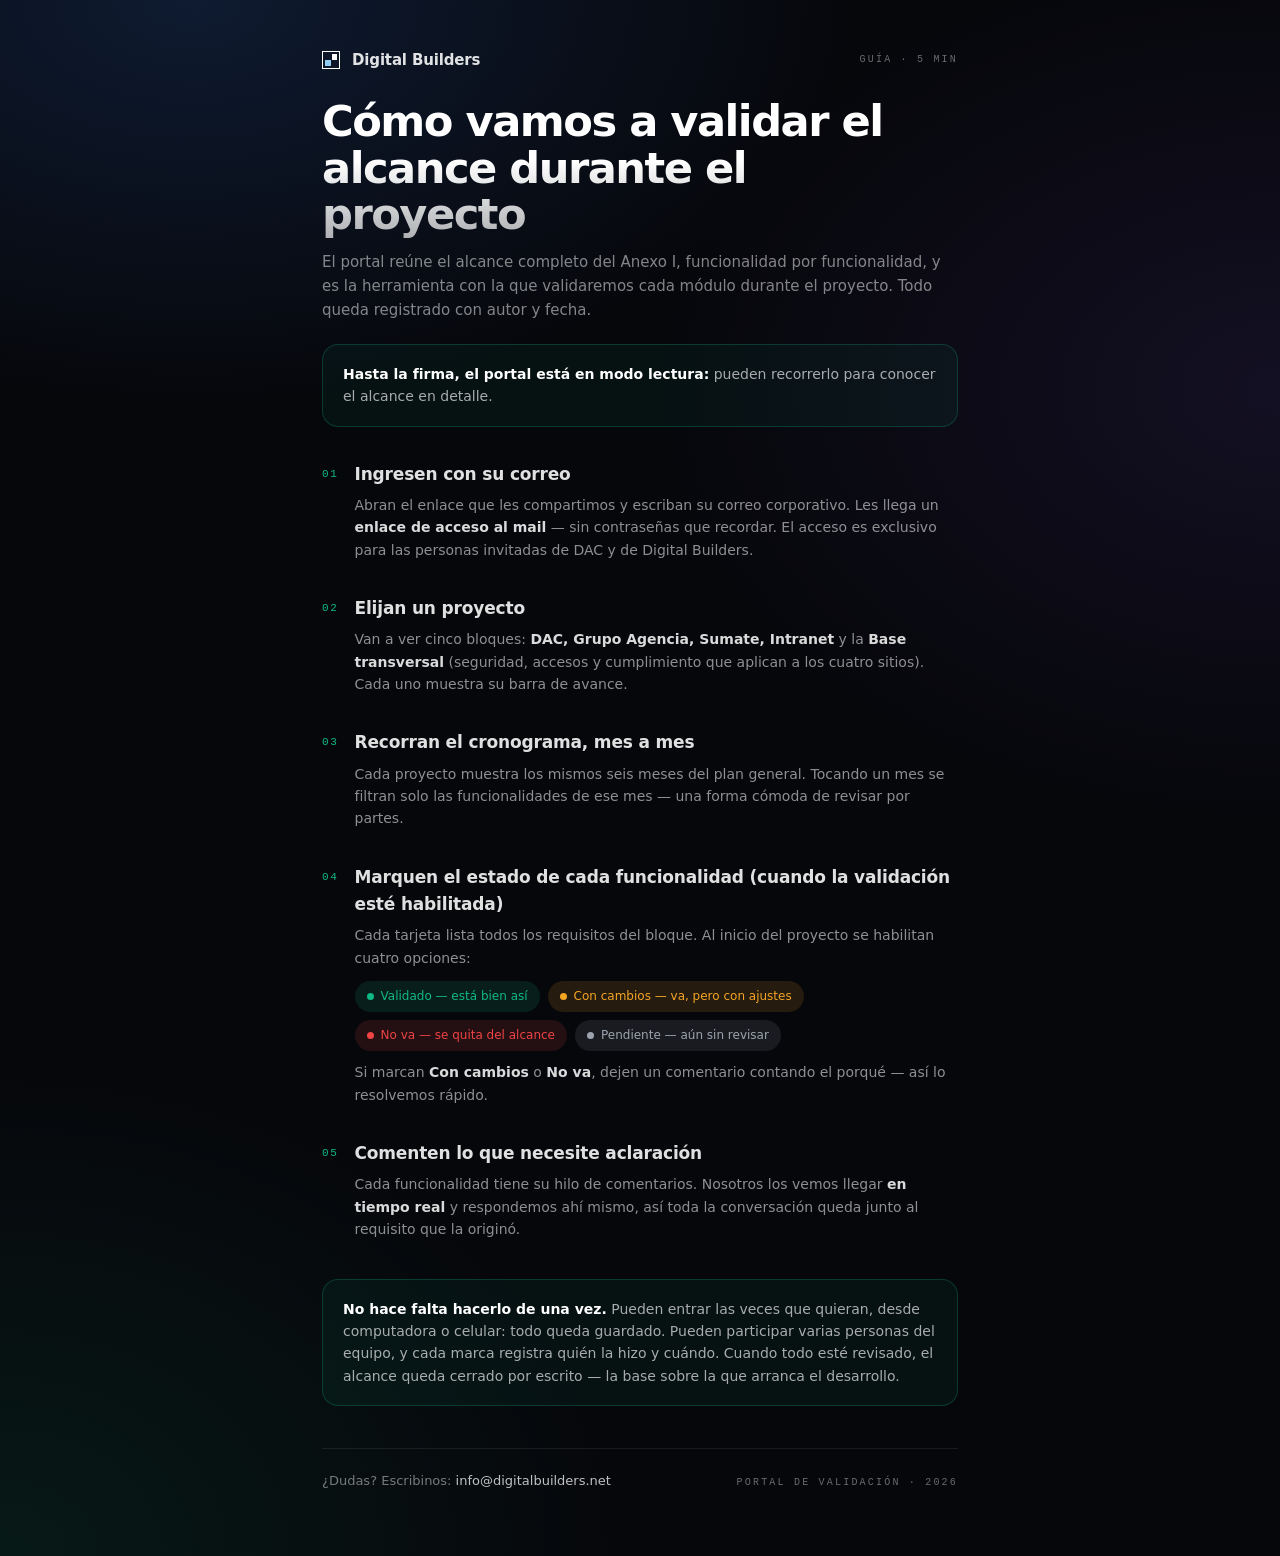
<file: public/guia/index.html>
<!doctype html>
<html lang="es">
<head>
<meta charset="utf-8" />
<meta name="viewport" content="width=device-width, initial-scale=1" />
<meta name="robots" content="noindex,nofollow" />
<title>Cómo vamos a validar el alcance · Portal DAC</title>
<link rel="icon" type="image/svg+xml" href="data:image/svg+xml,%3Csvg xmlns='http://www.w3.org/2000/svg' viewBox='0 0 64 64'%3E%3Crect width='64' height='64' fill='%2306070B'/%3E%3Crect x='10' y='10' width='44' height='44' fill='none' stroke='white' stroke-width='4'/%3E%3Crect x='34' y='16' width='14' height='14' fill='white'/%3E%3Crect x='16' y='33' width='15' height='15' fill='%238FCCF0'/%3E%3C/svg%3E" />
<style>
  :root{color-scheme:dark}
  *{box-sizing:border-box;margin:0}
  body{background:#06070B;color:rgba(255,255,255,.88);
    font-family:Inter,system-ui,-apple-system,"Segoe UI",sans-serif;
    line-height:1.6;-webkit-font-smoothing:antialiased;
    background-image:
      radial-gradient(80% 40% at 15% 0%,rgba(59,130,246,.16),transparent 65%),
      radial-gradient(70% 40% at 100% 25%,rgba(139,92,246,.10),transparent 70%),
      radial-gradient(70% 45% at 0% 100%,rgba(16,185,129,.10),transparent 70%)}
  .wrap{max-width:680px;margin:0 auto;padding:48px 22px 64px}
  .logo-db{position:relative;display:inline-block;width:1em;height:1em;
    border:.085em solid #fff;flex:none}
  .logo-db::before{content:'';position:absolute;top:12%;right:10%;width:36%;height:36%;background:#fff}
  .logo-db::after{content:'';position:absolute;bottom:10%;left:10%;width:40%;height:40%;background:#8FCCF0}
  .marca{display:flex;align-items:center;gap:12px}
  .marca b{font-size:15px;letter-spacing:-.01em}
  .mono{font-family:"JetBrains Mono",ui-monospace,monospace;font-size:10px;
    letter-spacing:.22em;text-transform:uppercase;color:rgba(255,255,255,.4)}
  h1{margin-top:26px;font-size:clamp(1.9rem,7vw,2.7rem);font-weight:800;
    letter-spacing:-.035em;line-height:1.08;
    background:linear-gradient(180deg,#fff 45%,rgba(255,255,255,.68));
    -webkit-background-clip:text;background-clip:text;color:transparent}
  .sub{margin-top:12px;color:rgba(255,255,255,.5);font-size:15px}
  .paso{margin-top:34px;display:flex;gap:16px}
  .paso>i{font-style:normal;font-family:"JetBrains Mono",monospace;font-size:11px;
    color:#10B981;padding-top:5px;letter-spacing:.15em}
  .paso h2{font-size:17px;font-weight:600;letter-spacing:-.01em}
  .paso p{margin-top:6px;font-size:14px;color:rgba(255,255,255,.55)}
  .paso strong{color:rgba(255,255,255,.85);font-weight:600}
  .estados{margin-top:12px;display:flex;flex-wrap:wrap;gap:8px}
  .chip{display:inline-flex;align-items:center;gap:7px;border-radius:9999px;
    padding:6px 12px;font-size:12px;font-weight:500}
  .chip i{width:7px;height:7px;border-radius:9999px;font-style:normal}
  .nota{margin-top:38px;border:1px solid rgba(16,185,129,.25);
    background:rgba(16,185,129,.06);border-radius:16px;padding:18px 20px;font-size:14px;
    color:rgba(255,255,255,.65)}
  .nota b{color:#fff}
  .pie{margin-top:42px;padding-top:22px;border-top:1px solid rgba(255,255,255,.08);
    display:flex;flex-wrap:wrap;justify-content:space-between;gap:10px;align-items:baseline}
  .pie a{color:rgba(255,255,255,.75);text-decoration:none}
  .pie a:hover{color:#10B981}
  ul{padding-left:18px;margin-top:8px}
  li{font-size:14px;color:rgba(255,255,255,.55);margin-top:4px}
</style>
</head>
<body>
<div class="wrap">
  <div class="marca">
    <span class="logo-db" style="font-size:18px" aria-hidden="true"></span>
    <b>Digital Builders</b>
    <span class="mono" style="margin-left:auto">Guía · 5 min</span>
  </div>

  <h1>Cómo vamos a validar el alcance durante el proyecto</h1>
  <p class="sub">
    El portal reúne el alcance completo del Anexo I, funcionalidad por funcionalidad, y es la
    herramienta con la que validaremos cada módulo durante el proyecto. Todo queda registrado
    con autor y fecha.
  </p>

  <div class="nota" style="margin-top:22px">
    <b>Hasta la firma, el portal está en modo lectura:</b> pueden recorrerlo para conocer el
    alcance en detalle.
  </div>

  <div class="paso">
    <i>01</i>
    <div>
      <h2>Ingresen con su correo</h2>
      <p>Abran el enlace que les compartimos y escriban su correo corporativo. Les llega un
      <strong>enlace de acceso al mail</strong> — sin contraseñas que recordar. El acceso es
      exclusivo para las personas invitadas de DAC y de Digital Builders.</p>
    </div>
  </div>

  <div class="paso">
    <i>02</i>
    <div>
      <h2>Elijan un proyecto</h2>
      <p>Van a ver cinco bloques: <strong>DAC, Grupo Agencia, Sumate, Intranet</strong> y la
      <strong>Base transversal</strong> (seguridad, accesos y cumplimiento que aplican a los
      cuatro sitios). Cada uno muestra su barra de avance.</p>
    </div>
  </div>

  <div class="paso">
    <i>03</i>
    <div>
      <h2>Recorran el cronograma, mes a mes</h2>
      <p>Cada proyecto muestra los mismos seis meses del plan general. Tocando un mes se
      filtran solo las funcionalidades de ese mes — una forma cómoda de revisar por partes.</p>
    </div>
  </div>

  <div class="paso">
    <i>04</i>
    <div>
      <h2>Marquen el estado de cada funcionalidad (cuando la validación esté habilitada)</h2>
      <p>Cada tarjeta lista todos los requisitos del bloque. Al inicio del proyecto se habilitan
      cuatro opciones:</p>
      <div class="estados">
        <span class="chip" style="color:#10B981;background:rgba(16,185,129,.13)"><i style="background:#10B981"></i>Validado — está bien así</span>
        <span class="chip" style="color:#F5A524;background:rgba(245,165,36,.13)"><i style="background:#F5A524"></i>Con cambios — va, pero con ajustes</span>
        <span class="chip" style="color:#EF4444;background:rgba(239,68,68,.13)"><i style="background:#EF4444"></i>No va — se quita del alcance</span>
        <span class="chip" style="color:#9CA3AF;background:rgba(156,163,175,.13)"><i style="background:#9CA3AF"></i>Pendiente — aún sin revisar</span>
      </div>
      <p style="margin-top:10px">Si marcan <strong>Con cambios</strong> o <strong>No va</strong>,
      dejen un comentario contando el porqué — así lo resolvemos rápido.</p>
    </div>
  </div>

  <div class="paso">
    <i>05</i>
    <div>
      <h2>Comenten lo que necesite aclaración</h2>
      <p>Cada funcionalidad tiene su hilo de comentarios. Nosotros los vemos llegar
      <strong>en tiempo real</strong> y respondemos ahí mismo, así toda la conversación queda
      junto al requisito que la originó.</p>
    </div>
  </div>

  <div class="nota">
    <b>No hace falta hacerlo de una vez.</b> Pueden entrar las veces que quieran, desde
    computadora o celular: todo queda guardado. Pueden participar varias personas del equipo,
    y cada marca registra quién la hizo y cuándo. Cuando todo esté revisado, el alcance queda
    cerrado por escrito — la base sobre la que arranca el desarrollo.
  </div>

  <div class="pie">
    <span style="font-size:13px;color:rgba(255,255,255,.45)">¿Dudas? Escribinos:
      <a href="mailto:info@digitalbuilders.net">info@digitalbuilders.net</a></span>
    <span class="mono">Portal de validación · 2026</span>
  </div>
</div>
</body>
</html>
</file>
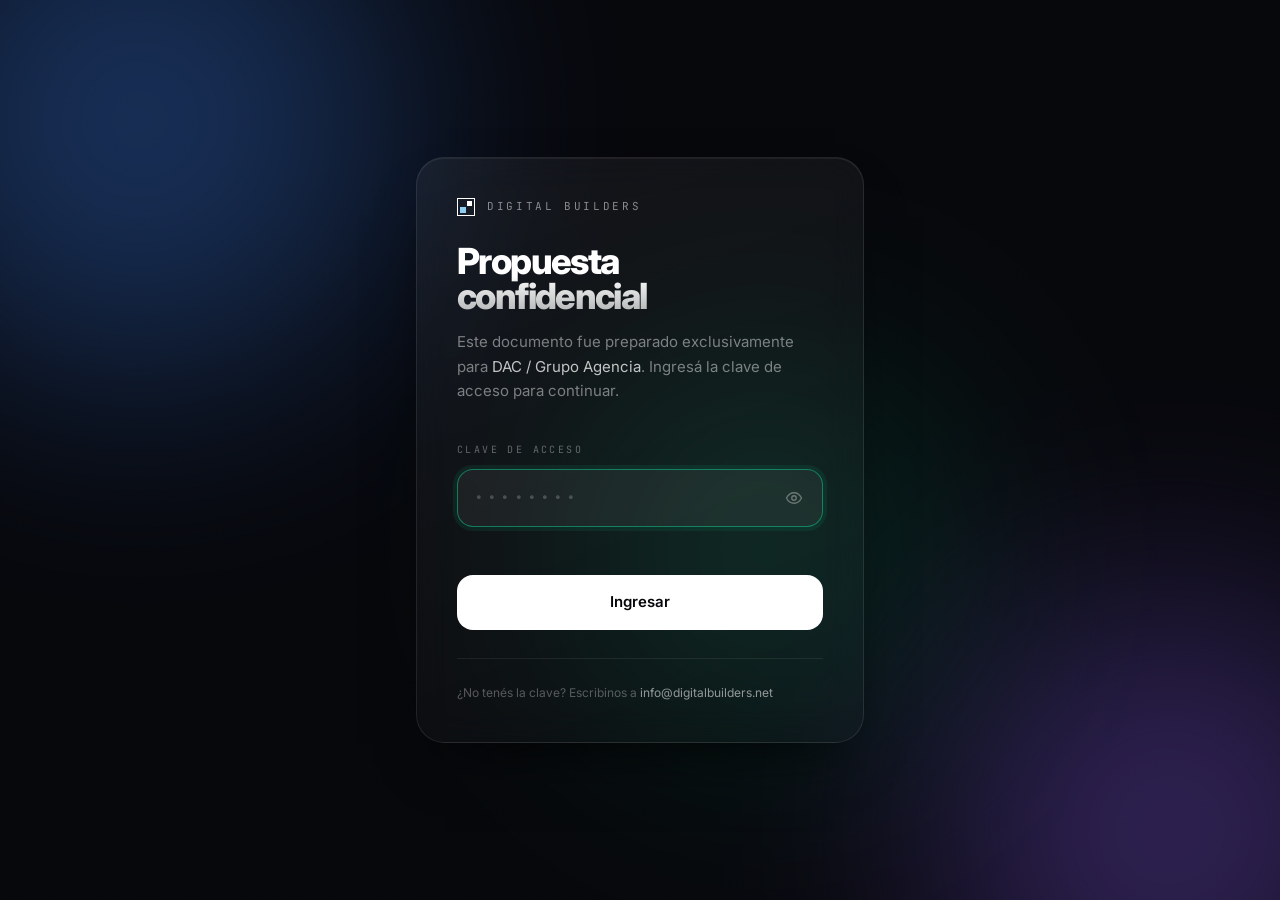
<file: public/propuesta/index.html>
<!doctype html>
<html lang="es">
<head>
<meta charset="utf-8" />
<meta name="viewport" content="width=device-width, initial-scale=1, viewport-fit=cover" />
<meta name="robots" content="noindex,nofollow" />
<meta name="googlebot" content="noindex,nofollow" />
<meta name="referrer" content="no-referrer" />
<meta name="theme-color" content="#06070B" />
<link rel="icon" type="image/svg+xml" href="data:image/svg+xml,%3Csvg xmlns='http://www.w3.org/2000/svg' viewBox='0 0 64 64'%3E%3Crect width='64' height='64' fill='%2306070B'/%3E%3Crect x='10' y='10' width='44' height='44' fill='none' stroke='white' stroke-width='4'/%3E%3Crect x='34' y='16' width='14' height='14' fill='white'/%3E%3Crect x='16' y='33' width='15' height='15' fill='%238FCCF0'/%3E%3C/svg%3E" />
<title>Propuesta Técnica y Comercial · Digital Builders</title>
<meta name="description" content="Propuesta técnica y comercial de Digital Builders para DAC, Grupo Agencia, Sumate e Intranet. Documento privado." />
<link rel="preconnect" href="https://fonts.googleapis.com" />
<link rel="preconnect" href="https://fonts.gstatic.com" crossorigin />
<link rel="stylesheet" media="print" onload="this.media='all'"
      href="https://fonts.googleapis.com/css2?family=Inter:wght@300;400;500;600;700;800;900&family=JetBrains+Mono:wght@400;500&display=swap" />
<!-- Tailwind compilado e incrustado: la propuesta no depende de ningun CDN.
     Si se agregan o cambian clases de Tailwind en este archivo, hay que
     regenerar este bloque con la CLI de Tailwind v3 sobre este mismo HTML. -->
<style>*,:after,:before{--tw-border-spacing-x:0;--tw-border-spacing-y:0;--tw-translate-x:0;--tw-translate-y:0;--tw-rotate:0;--tw-skew-x:0;--tw-skew-y:0;--tw-scale-x:1;--tw-scale-y:1;--tw-pan-x: ;--tw-pan-y: ;--tw-pinch-zoom: ;--tw-scroll-snap-strictness:proximity;--tw-gradient-from-position: ;--tw-gradient-via-position: ;--tw-gradient-to-position: ;--tw-ordinal: ;--tw-slashed-zero: ;--tw-numeric-figure: ;--tw-numeric-spacing: ;--tw-numeric-fraction: ;--tw-ring-inset: ;--tw-ring-offset-width:0px;--tw-ring-offset-color:#fff;--tw-ring-color:rgba(59,130,246,.5);--tw-ring-offset-shadow:0 0 #0000;--tw-ring-shadow:0 0 #0000;--tw-shadow:0 0 #0000;--tw-shadow-colored:0 0 #0000;--tw-blur: ;--tw-brightness: ;--tw-contrast: ;--tw-grayscale: ;--tw-hue-rotate: ;--tw-invert: ;--tw-saturate: ;--tw-sepia: ;--tw-drop-shadow: ;--tw-backdrop-blur: ;--tw-backdrop-brightness: ;--tw-backdrop-contrast: ;--tw-backdrop-grayscale: ;--tw-backdrop-hue-rotate: ;--tw-backdrop-invert: ;--tw-backdrop-opacity: ;--tw-backdrop-saturate: ;--tw-backdrop-sepia: ;--tw-contain-size: ;--tw-contain-layout: ;--tw-contain-paint: ;--tw-contain-style: }::backdrop{--tw-border-spacing-x:0;--tw-border-spacing-y:0;--tw-translate-x:0;--tw-translate-y:0;--tw-rotate:0;--tw-skew-x:0;--tw-skew-y:0;--tw-scale-x:1;--tw-scale-y:1;--tw-pan-x: ;--tw-pan-y: ;--tw-pinch-zoom: ;--tw-scroll-snap-strictness:proximity;--tw-gradient-from-position: ;--tw-gradient-via-position: ;--tw-gradient-to-position: ;--tw-ordinal: ;--tw-slashed-zero: ;--tw-numeric-figure: ;--tw-numeric-spacing: ;--tw-numeric-fraction: ;--tw-ring-inset: ;--tw-ring-offset-width:0px;--tw-ring-offset-color:#fff;--tw-ring-color:rgba(59,130,246,.5);--tw-ring-offset-shadow:0 0 #0000;--tw-ring-shadow:0 0 #0000;--tw-shadow:0 0 #0000;--tw-shadow-colored:0 0 #0000;--tw-blur: ;--tw-brightness: ;--tw-contrast: ;--tw-grayscale: ;--tw-hue-rotate: ;--tw-invert: ;--tw-saturate: ;--tw-sepia: ;--tw-drop-shadow: ;--tw-backdrop-blur: ;--tw-backdrop-brightness: ;--tw-backdrop-contrast: ;--tw-backdrop-grayscale: ;--tw-backdrop-hue-rotate: ;--tw-backdrop-invert: ;--tw-backdrop-opacity: ;--tw-backdrop-saturate: ;--tw-backdrop-sepia: ;--tw-contain-size: ;--tw-contain-layout: ;--tw-contain-paint: ;--tw-contain-style: }/*! tailwindcss v3.4.19 | MIT License | https://tailwindcss.com*/*,:after,:before{box-sizing:border-box;border:0 solid #e5e7eb}:after,:before{--tw-content:""}:host,html{line-height:1.5;-webkit-text-size-adjust:100%;-moz-tab-size:4;-o-tab-size:4;tab-size:4;font-family:Inter,system-ui,sans-serif;font-feature-settings:normal;font-variation-settings:normal;-webkit-tap-highlight-color:transparent}body{margin:0;line-height:inherit}hr{height:0;color:inherit;border-top-width:1px}abbr:where([title]){-webkit-text-decoration:underline dotted;text-decoration:underline dotted}h1,h2,h3,h4,h5,h6{font-size:inherit;font-weight:inherit}a{color:inherit;text-decoration:inherit}b,strong{font-weight:bolder}code,kbd,pre,samp{font-family:JetBrains Mono,monospace;font-feature-settings:normal;font-variation-settings:normal;font-size:1em}small{font-size:80%}sub,sup{font-size:75%;line-height:0;position:relative;vertical-align:baseline}sub{bottom:-.25em}sup{top:-.5em}table{text-indent:0;border-color:inherit;border-collapse:collapse}button,input,optgroup,select,textarea{font-family:inherit;font-feature-settings:inherit;font-variation-settings:inherit;font-size:100%;font-weight:inherit;line-height:inherit;letter-spacing:inherit;color:inherit;margin:0;padding:0}button,select{text-transform:none}button,input:where([type=button]),input:where([type=reset]),input:where([type=submit]){-webkit-appearance:button;background-color:transparent;background-image:none}:-moz-focusring{outline:auto}:-moz-ui-invalid{box-shadow:none}progress{vertical-align:baseline}::-webkit-inner-spin-button,::-webkit-outer-spin-button{height:auto}[type=search]{-webkit-appearance:textfield;outline-offset:-2px}::-webkit-search-decoration{-webkit-appearance:none}::-webkit-file-upload-button{-webkit-appearance:button;font:inherit}summary{display:list-item}blockquote,dd,dl,figure,h1,h2,h3,h4,h5,h6,hr,p,pre{margin:0}fieldset{margin:0}fieldset,legend{padding:0}menu,ol,ul{list-style:none;margin:0;padding:0}dialog{padding:0}textarea{resize:vertical}input::-moz-placeholder,textarea::-moz-placeholder{opacity:1;color:#9ca3af}input::placeholder,textarea::placeholder{opacity:1;color:#9ca3af}[role=button],button{cursor:pointer}:disabled{cursor:default}audio,canvas,embed,iframe,img,object,svg,video{display:block;vertical-align:middle}img,video{max-width:100%;height:auto}[hidden]:where(:not([hidden=until-found])){display:none}.pointer-events-none{pointer-events:none}.visible{visibility:visible}.fixed{position:fixed}.absolute{position:absolute}.relative{position:relative}.inset-0{inset:0}.inset-x-0{left:0;right:0}.-bottom-24{bottom:-6rem}.-bottom-32{bottom:-8rem}.-bottom-40{bottom:-10rem}.-left-16{left:-4rem}.-left-20{left:-5rem}.-left-24{left:-6rem}.-right-16{right:-4rem}.-right-20{right:-5rem}.-top-24{top:-6rem}.-top-32{top:-8rem}.-top-40{top:-10rem}.bottom-3{bottom:.75rem}.bottom-6{bottom:1.5rem}.left-0{left:0}.left-1\/2{left:50%}.left-1\/3{left:33.333333%}.left-\[15px\]{left:15px}.right-0{right:0}.right-1\/4{right:25%}.right-3{right:.75rem}.right-6{right:1.5rem}.top-0{top:0}.top-1\.5{top:.375rem}.top-1\/2{top:50%}.top-3{top:.75rem}.top-6{top:1.5rem}.top-\[15px\]{top:15px}.z-10{z-index:10}.z-\[100\]{z-index:100}.z-\[60\]{z-index:60}.z-\[70\]{z-index:70}.z-\[90\]{z-index:90}.mx-auto{margin-left:auto;margin-right:auto}.-mr-1{margin-right:-.25rem}.mb-4{margin-bottom:1rem}.ml-2{margin-left:.5rem}.mt-0\.5{margin-top:.125rem}.mt-1\.5{margin-top:.375rem}.mt-10{margin-top:2.5rem}.mt-12{margin-top:3rem}.mt-14{margin-top:3.5rem}.mt-16{margin-top:4rem}.mt-2{margin-top:.5rem}.mt-2\.5{margin-top:.625rem}.mt-3{margin-top:.75rem}.mt-4{margin-top:1rem}.mt-5{margin-top:1.25rem}.mt-6{margin-top:1.5rem}.mt-7{margin-top:1.75rem}.mt-8{margin-top:2rem}.mt-9{margin-top:2.25rem}.mt-\[6px\]{margin-top:6px}.mt-\[7px\]{margin-top:7px}.mt-\[8px\]{margin-top:8px}.block{display:block}.flex{display:flex}.inline-flex{display:inline-flex}.table{display:table}.grid{display:grid}.hidden{display:none}.h-1\.5{height:.375rem}.h-10{height:2.5rem}.h-12{height:3rem}.h-2{height:.5rem}.h-5{height:1.25rem}.h-64{height:16rem}.h-72{height:18rem}.h-8{height:2rem}.h-80{height:20rem}.h-\[2px\]{height:2px}.h-\[31px\]{height:31px}.h-\[420px\]{height:420px}.h-\[440px\]{height:440px}.h-\[500px\]{height:500px}.h-auto{height:auto}.h-full{height:100%}.h-px{height:1px}.min-h-\[100svh\]{min-height:100svh}.w-1\.5{width:.375rem}.w-10{width:2.5rem}.w-12{width:3rem}.w-2{width:.5rem}.w-6{width:1.5rem}.w-64{width:16rem}.w-72{width:18rem}.w-8{width:2rem}.w-80{width:20rem}.w-\[31px\]{width:31px}.w-\[420px\]{width:420px}.w-\[440px\]{width:440px}.w-\[500px\]{width:500px}.w-full{width:100%}.w-px{width:1px}.max-w-2xl{max-width:42rem}.max-w-3xl{max-width:48rem}.max-w-\[1240px\]{max-width:1240px}.max-w-\[130px\]{max-width:130px}.max-w-\[16ch\]{max-width:16ch}.max-w-\[18ch\]{max-width:18ch}.max-w-lg{max-width:32rem}.max-w-md{max-width:28rem}.flex-1{flex:1 1 0%}.shrink-0{flex-shrink:0}.border-collapse{border-collapse:collapse}.origin-left{transform-origin:left}.-translate-x-1\/2{--tw-translate-x:-50%}.-translate-x-1\/2,.-translate-y-1\/2{transform:translate(var(--tw-translate-x),var(--tw-translate-y)) rotate(var(--tw-rotate)) skewX(var(--tw-skew-x)) skewY(var(--tw-skew-y)) scaleX(var(--tw-scale-x)) scaleY(var(--tw-scale-y))}.-translate-y-1\/2{--tw-translate-y:-50%}.scale-x-0{--tw-scale-x:0}.scale-x-0,.transform{transform:translate(var(--tw-translate-x),var(--tw-translate-y)) rotate(var(--tw-rotate)) skewX(var(--tw-skew-x)) skewY(var(--tw-skew-y)) scaleX(var(--tw-scale-x)) scaleY(var(--tw-scale-y))}.resize{resize:both}.grid-cols-1{grid-template-columns:repeat(1,minmax(0,1fr))}.grid-cols-2{grid-template-columns:repeat(2,minmax(0,1fr))}.flex-col{flex-direction:column}.flex-wrap{flex-wrap:wrap}.place-items-center{place-items:center}.content-start{align-content:flex-start}.items-start{align-items:flex-start}.items-end{align-items:flex-end}.items-center{align-items:center}.items-baseline{align-items:baseline}.justify-center{justify-content:center}.justify-between{justify-content:space-between}.gap-1{gap:.25rem}.gap-10{gap:2.5rem}.gap-2{gap:.5rem}.gap-2\.5{gap:.625rem}.gap-3{gap:.75rem}.gap-3\.5{gap:.875rem}.gap-4{gap:1rem}.gap-5{gap:1.25rem}.gap-6{gap:1.5rem}.gap-8{gap:2rem}.gap-x-5{-moz-column-gap:1.25rem;column-gap:1.25rem}.gap-y-2\.5{row-gap:.625rem}.space-y-0>:not([hidden])~:not([hidden]){--tw-space-y-reverse:0;margin-top:calc(0px*(1 - var(--tw-space-y-reverse)));margin-bottom:calc(0px*var(--tw-space-y-reverse))}.space-y-2\.5>:not([hidden])~:not([hidden]){--tw-space-y-reverse:0;margin-top:calc(.625rem*(1 - var(--tw-space-y-reverse)));margin-bottom:calc(.625rem*var(--tw-space-y-reverse))}.space-y-3>:not([hidden])~:not([hidden]){--tw-space-y-reverse:0;margin-top:calc(.75rem*(1 - var(--tw-space-y-reverse)));margin-bottom:calc(.75rem*var(--tw-space-y-reverse))}.space-y-4>:not([hidden])~:not([hidden]){--tw-space-y-reverse:0;margin-top:calc(1rem*(1 - var(--tw-space-y-reverse)));margin-bottom:calc(1rem*var(--tw-space-y-reverse))}.space-y-5>:not([hidden])~:not([hidden]){--tw-space-y-reverse:0;margin-top:calc(1.25rem*(1 - var(--tw-space-y-reverse)));margin-bottom:calc(1.25rem*var(--tw-space-y-reverse))}.space-y-6>:not([hidden])~:not([hidden]){--tw-space-y-reverse:0;margin-top:calc(1.5rem*(1 - var(--tw-space-y-reverse)));margin-bottom:calc(1.5rem*var(--tw-space-y-reverse))}.divide-y>:not([hidden])~:not([hidden]){--tw-divide-y-reverse:0;border-top-width:calc(1px*(1 - var(--tw-divide-y-reverse)));border-bottom-width:calc(1px*var(--tw-divide-y-reverse))}.divide-white\/\[0\.06\]>:not([hidden])~:not([hidden]){border-color:hsla(0,0%,100%,.06)}.self-center{align-self:center}.overflow-hidden{overflow:hidden}.whitespace-nowrap{white-space:nowrap}.text-balance{text-wrap:balance}.break-all{word-break:break-all}.rounded-2xl{border-radius:1rem}.rounded-3xl{border-radius:1.5rem}.rounded-\[26px\]{border-radius:26px}.rounded-\[28px\]{border-radius:28px}.rounded-full{border-radius:9999px}.rounded-lg{border-radius:.5rem}.rounded-xl{border-radius:.75rem}.border{border-width:1px}.border-dac\/25{border-color:rgba(59,130,246,.25)}.border-dac\/30{border-color:rgba(59,130,246,.3)}.border-dac\/40{border-color:rgba(59,130,246,.4)}.border-db\/25{border-color:rgba(16,185,129,.25)}.border-db\/30{border-color:rgba(16,185,129,.3)}.border-db\/40{border-color:rgba(16,185,129,.4)}.border-ga\/25{border-color:rgba(249,115,22,.25)}.border-ga\/30{border-color:rgba(249,115,22,.3)}.border-ga\/40{border-color:rgba(249,115,22,.4)}.border-intra\/25{border-color:rgba(139,92,246,.25)}.border-intra\/30{border-color:rgba(139,92,246,.3)}.border-intra\/40{border-color:rgba(139,92,246,.4)}.border-sumate\/25{border-color:rgba(245,165,36,.25)}.border-sumate\/30{border-color:rgba(245,165,36,.3)}.border-sumate\/40{border-color:rgba(245,165,36,.4)}.border-white\/10{border-color:hsla(0,0%,100%,.1)}.border-white\/15{border-color:hsla(0,0%,100%,.15)}.border-white\/\[0\.08\]{border-color:hsla(0,0%,100%,.08)}.bg-dac{--tw-bg-opacity:1;background-color:rgb(59 130 246/var(--tw-bg-opacity,1))}.bg-dac\/10{background-color:rgba(59,130,246,.1)}.bg-dac\/20{background-color:rgba(59,130,246,.2)}.bg-dac\/\[0\.08\]{background-color:rgba(59,130,246,.08)}.bg-dac\/\[0\.09\]{background-color:rgba(59,130,246,.09)}.bg-db{--tw-bg-opacity:1;background-color:rgb(16 185 129/var(--tw-bg-opacity,1))}.bg-db\/10{background-color:rgba(16,185,129,.1)}.bg-db\/15{background-color:rgba(16,185,129,.15)}.bg-db\/20{background-color:rgba(16,185,129,.2)}.bg-db\/\[0\.06\]{background-color:rgba(16,185,129,.06)}.bg-db\/\[0\.08\]{background-color:rgba(16,185,129,.08)}.bg-db\/\[0\.09\]{background-color:rgba(16,185,129,.09)}.bg-ga{--tw-bg-opacity:1;background-color:rgb(249 115 22/var(--tw-bg-opacity,1))}.bg-ga\/10{background-color:rgba(249,115,22,.1)}.bg-ga\/20{background-color:rgba(249,115,22,.2)}.bg-ga\/\[0\.08\]{background-color:rgba(249,115,22,.08)}.bg-ga\/\[0\.09\]{background-color:rgba(249,115,22,.09)}.bg-ink{--tw-bg-opacity:1;background-color:rgb(6 7 11/var(--tw-bg-opacity,1))}.bg-intra{--tw-bg-opacity:1;background-color:rgb(139 92 246/var(--tw-bg-opacity,1))}.bg-intra\/10{background-color:rgba(139,92,246,.1)}.bg-intra\/15{background-color:rgba(139,92,246,.15)}.bg-intra\/20{background-color:rgba(139,92,246,.2)}.bg-intra\/\[0\.08\]{background-color:rgba(139,92,246,.08)}.bg-intra\/\[0\.09\]{background-color:rgba(139,92,246,.09)}.bg-red-500{--tw-bg-opacity:1;background-color:rgb(239 68 68/var(--tw-bg-opacity,1))}.bg-sumate{--tw-bg-opacity:1;background-color:rgb(245 165 36/var(--tw-bg-opacity,1))}.bg-sumate\/10{background-color:rgba(245,165,36,.1)}.bg-sumate\/15{background-color:rgba(245,165,36,.15)}.bg-sumate\/20{background-color:rgba(245,165,36,.2)}.bg-sumate\/\[0\.08\]{background-color:rgba(245,165,36,.08)}.bg-sumate\/\[0\.09\]{background-color:rgba(245,165,36,.09)}.bg-transparent{background-color:transparent}.bg-white{--tw-bg-opacity:1;background-color:rgb(255 255 255/var(--tw-bg-opacity,1))}.bg-white\/15{background-color:hsla(0,0%,100%,.15)}.bg-white\/\[0\.02\]{background-color:hsla(0,0%,100%,.02)}.bg-white\/\[0\.04\]{background-color:hsla(0,0%,100%,.04)}.bg-white\/\[0\.06\]{background-color:hsla(0,0%,100%,.06)}.bg-gradient-to-b{background-image:linear-gradient(to bottom,var(--tw-gradient-stops))}.bg-gradient-to-r{background-image:linear-gradient(to right,var(--tw-gradient-stops))}.from-dac{--tw-gradient-from:#3b82f6 var(--tw-gradient-from-position);--tw-gradient-to:rgba(59,130,246,0) var(--tw-gradient-to-position);--tw-gradient-stops:var(--tw-gradient-from),var(--tw-gradient-to)}.from-dac\/50{--tw-gradient-from:rgba(59,130,246,.5) var(--tw-gradient-from-position);--tw-gradient-to:rgba(59,130,246,0) var(--tw-gradient-to-position);--tw-gradient-stops:var(--tw-gradient-from),var(--tw-gradient-to)}.from-transparent{--tw-gradient-from:transparent var(--tw-gradient-from-position);--tw-gradient-to:transparent var(--tw-gradient-to-position);--tw-gradient-stops:var(--tw-gradient-from),var(--tw-gradient-to)}.from-white\/30{--tw-gradient-from:hsla(0,0%,100%,.3) var(--tw-gradient-from-position);--tw-gradient-to:hsla(0,0%,100%,0) var(--tw-gradient-to-position);--tw-gradient-stops:var(--tw-gradient-from),var(--tw-gradient-to)}.via-dac\/70{--tw-gradient-to:rgba(59,130,246,0) var(--tw-gradient-to-position);--tw-gradient-stops:var(--tw-gradient-from),rgba(59,130,246,.7) var(--tw-gradient-via-position),var(--tw-gradient-to)}.via-db{--tw-gradient-to:rgba(16,185,129,0) var(--tw-gradient-to-position);--tw-gradient-stops:var(--tw-gradient-from),#10b981 var(--tw-gradient-via-position),var(--tw-gradient-to)}.via-db\/40{--tw-gradient-to:rgba(16,185,129,0) var(--tw-gradient-to-position);--tw-gradient-stops:var(--tw-gradient-from),rgba(16,185,129,.4) var(--tw-gradient-via-position),var(--tw-gradient-to)}.via-db\/70{--tw-gradient-to:rgba(16,185,129,0) var(--tw-gradient-to-position);--tw-gradient-stops:var(--tw-gradient-from),rgba(16,185,129,.7) var(--tw-gradient-via-position),var(--tw-gradient-to)}.via-ga\/70{--tw-gradient-to:rgba(249,115,22,0) var(--tw-gradient-to-position);--tw-gradient-stops:var(--tw-gradient-from),rgba(249,115,22,.7) var(--tw-gradient-via-position),var(--tw-gradient-to)}.via-intra\/70{--tw-gradient-to:rgba(139,92,246,0) var(--tw-gradient-to-position);--tw-gradient-stops:var(--tw-gradient-from),rgba(139,92,246,.7) var(--tw-gradient-via-position),var(--tw-gradient-to)}.via-sumate\/70{--tw-gradient-to:rgba(245,165,36,0) var(--tw-gradient-to-position);--tw-gradient-stops:var(--tw-gradient-from),rgba(245,165,36,.7) var(--tw-gradient-via-position),var(--tw-gradient-to)}.to-intra{--tw-gradient-to:#8b5cf6 var(--tw-gradient-to-position)}.to-transparent{--tw-gradient-to:transparent var(--tw-gradient-to-position)}.to-white\/5{--tw-gradient-to:hsla(0,0%,100%,.05) var(--tw-gradient-to-position)}.p-2{padding:.5rem}.p-2\.5{padding:.625rem}.p-4{padding:1rem}.p-5{padding:1.25rem}.p-6{padding:1.5rem}.p-7{padding:1.75rem}.px-2\.5{padding-left:.625rem;padding-right:.625rem}.px-3\.5{padding-left:.875rem;padding-right:.875rem}.px-4{padding-left:1rem;padding-right:1rem}.px-5{padding-left:1.25rem;padding-right:1.25rem}.px-6{padding-left:1.5rem;padding-right:1.5rem}.px-7{padding-left:1.75rem;padding-right:1.75rem}.py-1{padding-top:.25rem;padding-bottom:.25rem}.py-2{padding-top:.5rem;padding-bottom:.5rem}.py-2\.5{padding-top:.625rem;padding-bottom:.625rem}.py-24{padding-top:6rem;padding-bottom:6rem}.py-3{padding-top:.75rem;padding-bottom:.75rem}.py-3\.5{padding-top:.875rem;padding-bottom:.875rem}.py-4{padding-top:1rem;padding-bottom:1rem}.py-6{padding-top:1.5rem;padding-bottom:1.5rem}.pb-12{padding-bottom:3rem}.pb-16{padding-bottom:4rem}.pb-24{padding-bottom:6rem}.pb-3{padding-bottom:.75rem}.pb-6{padding-bottom:1.5rem}.pb-8{padding-bottom:2rem}.pl-11{padding-left:2.75rem}.pr-12{padding-right:3rem}.pr-3{padding-right:.75rem}.pt-28{padding-top:7rem}.pt-4{padding-top:1rem}.pt-5{padding-top:1.25rem}.pt-6{padding-top:1.5rem}.pt-8{padding-top:2rem}.text-left{text-align:left}.text-center{text-align:center}.font-mono{font-family:JetBrains Mono,monospace}.font-sans{font-family:Inter,system-ui,sans-serif}.text-\[0\.82em\]{font-size:.82em}.text-\[10px\]{font-size:10px}.text-\[11px\]{font-size:11px}.text-\[12\.5px\]{font-size:12.5px}.text-\[12px\]{font-size:12px}.text-\[13\.5px\]{font-size:13.5px}.text-\[13px\]{font-size:13px}.text-\[14px\]{font-size:14px}.text-\[15px\]{font-size:15px}.text-\[16px\]{font-size:16px}.text-\[17px\]{font-size:17px}.text-\[18px\]{font-size:18px}.text-\[19px\]{font-size:19px}.text-\[21px\]{font-size:21px}.text-\[22px\]{font-size:22px}.text-\[24px\]{font-size:24px}.text-\[26px\]{font-size:26px}.text-\[28px\]{font-size:28px}.text-\[30px\]{font-size:30px}.text-\[9px\]{font-size:9px}.text-\[clamp\(1\.7rem\2c 6vw\2c 2\.2rem\)\]{font-size:clamp(1.7rem,6vw,2.2rem)}.text-\[clamp\(1\.9rem\2c 7vw\2c 2\.6rem\)\]{font-size:clamp(1.9rem,7vw,2.6rem)}.text-\[clamp\(2\.2rem\2c 8\.5vw\2c 4\.6rem\)\]{font-size:clamp(2.2rem,8.5vw,4.6rem)}.text-\[clamp\(2\.6rem\2c 11\.5vw\2c 7\.5rem\)\]{font-size:clamp(2.6rem,11.5vw,7.5rem)}.text-\[clamp\(2\.6rem\2c 9vw\2c 3\.6rem\)\]{font-size:clamp(2.6rem,9vw,3.6rem)}.text-\[clamp\(2rem\2c 6\.4vw\2c 3\.6rem\)\]{font-size:clamp(2rem,6.4vw,3.6rem)}.text-\[clamp\(2rem\2c 7vw\2c 4rem\)\]{font-size:clamp(2rem,7vw,4rem)}.text-\[clamp\(2rem\2c 8vw\2c 3\.2rem\)\]{font-size:clamp(2rem,8vw,3.2rem)}.text-base{font-size:1rem;line-height:1.5rem}.text-sm{font-size:.875rem;line-height:1.25rem}.font-medium{font-weight:500}.font-normal{font-weight:400}.font-semibold{font-weight:600}.uppercase{text-transform:uppercase}.leading-\[1\.02\]{line-height:1.02}.leading-relaxed{line-height:1.625}.leading-snug{line-height:1.375}.leading-tight{line-height:1.25}.tracking-\[0\.12em\]{letter-spacing:.12em}.tracking-\[0\.2em\]{letter-spacing:.2em}.tracking-normal{letter-spacing:0}.tracking-tight{letter-spacing:-.025em}.text-\[\#8FCCF0\]{--tw-text-opacity:1;color:rgb(143 204 240/var(--tw-text-opacity,1))}.text-dac{--tw-text-opacity:1;color:rgb(59 130 246/var(--tw-text-opacity,1))}.text-db{color:rgb(16 185 129/var(--tw-text-opacity,1))}.text-db,.text-ga{--tw-text-opacity:1}.text-ga{color:rgb(249 115 22/var(--tw-text-opacity,1))}.text-ink{--tw-text-opacity:1;color:rgb(6 7 11/var(--tw-text-opacity,1))}.text-intra{--tw-text-opacity:1;color:rgb(139 92 246/var(--tw-text-opacity,1))}.text-red-400\/90{color:hsla(0,91%,71%,.9)}.text-sumate{--tw-text-opacity:1;color:rgb(245 165 36/var(--tw-text-opacity,1))}.text-white{--tw-text-opacity:1;color:rgb(255 255 255/var(--tw-text-opacity,1))}.text-white\/25{color:hsla(0,0%,100%,.25)}.text-white\/30{color:hsla(0,0%,100%,.3)}.text-white\/35{color:hsla(0,0%,100%,.35)}.text-white\/40{color:hsla(0,0%,100%,.4)}.text-white\/45{color:hsla(0,0%,100%,.45)}.text-white\/50{color:hsla(0,0%,100%,.5)}.text-white\/55{color:hsla(0,0%,100%,.55)}.text-white\/60{color:hsla(0,0%,100%,.6)}.text-white\/70{color:hsla(0,0%,100%,.7)}.text-white\/75{color:hsla(0,0%,100%,.75)}.text-white\/80{color:hsla(0,0%,100%,.8)}.text-white\/85{color:hsla(0,0%,100%,.85)}.text-white\/90{color:hsla(0,0%,100%,.9)}.antialiased{-webkit-font-smoothing:antialiased;-moz-osx-font-smoothing:grayscale}.opacity-0{opacity:0}.shadow-2xl{--tw-shadow:0 25px 50px -12px rgba(0,0,0,.25);--tw-shadow-colored:0 25px 50px -12px var(--tw-shadow-color);box-shadow:var(--tw-ring-offset-shadow,0 0 #0000),var(--tw-ring-shadow,0 0 #0000),var(--tw-shadow)}.outline-none{outline:2px solid transparent;outline-offset:2px}.ring-4{--tw-ring-offset-shadow:var(--tw-ring-inset) 0 0 0 var(--tw-ring-offset-width) var(--tw-ring-offset-color);--tw-ring-shadow:var(--tw-ring-inset) 0 0 0 calc(4px + var(--tw-ring-offset-width)) var(--tw-ring-color);box-shadow:var(--tw-ring-offset-shadow),var(--tw-ring-shadow),var(--tw-shadow,0 0 #0000)}.ring-ink{--tw-ring-opacity:1;--tw-ring-color:rgb(6 7 11/var(--tw-ring-opacity,1))}.blur{--tw-blur:blur(8px)}.blur,.blur-\[100px\]{filter:var(--tw-blur) var(--tw-brightness) var(--tw-contrast) var(--tw-grayscale) var(--tw-hue-rotate) var(--tw-invert) var(--tw-saturate) var(--tw-sepia) var(--tw-drop-shadow)}.blur-\[100px\]{--tw-blur:blur(100px)}.blur-\[120px\]{--tw-blur:blur(120px)}.blur-\[120px\],.blur-\[130px\]{filter:var(--tw-blur) var(--tw-brightness) var(--tw-contrast) var(--tw-grayscale) var(--tw-hue-rotate) var(--tw-invert) var(--tw-saturate) var(--tw-sepia) var(--tw-drop-shadow)}.blur-\[130px\]{--tw-blur:blur(130px)}.blur-\[85px\]{--tw-blur:blur(85px)}.blur-\[85px\],.blur-\[90px\]{filter:var(--tw-blur) var(--tw-brightness) var(--tw-contrast) var(--tw-grayscale) var(--tw-hue-rotate) var(--tw-invert) var(--tw-saturate) var(--tw-sepia) var(--tw-drop-shadow)}.blur-\[90px\]{--tw-blur:blur(90px)}.filter{filter:var(--tw-blur) var(--tw-brightness) var(--tw-contrast) var(--tw-grayscale) var(--tw-hue-rotate) var(--tw-invert) var(--tw-saturate) var(--tw-sepia) var(--tw-drop-shadow)}.backdrop-filter{-webkit-backdrop-filter:var(--tw-backdrop-blur) var(--tw-backdrop-brightness) var(--tw-backdrop-contrast) var(--tw-backdrop-grayscale) var(--tw-backdrop-hue-rotate) var(--tw-backdrop-invert) var(--tw-backdrop-opacity) var(--tw-backdrop-saturate) var(--tw-backdrop-sepia);backdrop-filter:var(--tw-backdrop-blur) var(--tw-backdrop-brightness) var(--tw-backdrop-contrast) var(--tw-backdrop-grayscale) var(--tw-backdrop-hue-rotate) var(--tw-backdrop-invert) var(--tw-backdrop-opacity) var(--tw-backdrop-saturate) var(--tw-backdrop-sepia)}.transition{transition-property:color,background-color,border-color,text-decoration-color,fill,stroke,opacity,box-shadow,transform,filter,-webkit-backdrop-filter;transition-property:color,background-color,border-color,text-decoration-color,fill,stroke,opacity,box-shadow,transform,filter,backdrop-filter;transition-property:color,background-color,border-color,text-decoration-color,fill,stroke,opacity,box-shadow,transform,filter,backdrop-filter,-webkit-backdrop-filter;transition-timing-function:cubic-bezier(.4,0,.2,1);transition-duration:.15s}.transition-all{transition-property:all;transition-timing-function:cubic-bezier(.4,0,.2,1);transition-duration:.15s}.transition-opacity{transition-property:opacity;transition-timing-function:cubic-bezier(.4,0,.2,1);transition-duration:.15s}.transition-transform{transition-property:transform;transition-timing-function:cubic-bezier(.4,0,.2,1);transition-duration:.15s}.duration-300{transition-duration:.3s}.duration-500{transition-duration:.5s}.ease-in-out{transition-timing-function:cubic-bezier(.4,0,.2,1)}.placeholder\:text-white\/20::-moz-placeholder{color:hsla(0,0%,100%,.2)}.placeholder\:text-white\/20::placeholder{color:hsla(0,0%,100%,.2)}.hover\:border-dac\/50:hover{border-color:rgba(59,130,246,.5)}.hover\:border-db\/35:hover{border-color:rgba(16,185,129,.35)}.hover\:border-db\/50:hover{border-color:rgba(16,185,129,.5)}.hover\:border-ga\/50:hover{border-color:rgba(249,115,22,.5)}.hover\:border-intra\/50:hover{border-color:rgba(139,92,246,.5)}.hover\:border-sumate\/50:hover{border-color:rgba(245,165,36,.5)}.hover\:border-white\/20:hover{border-color:hsla(0,0%,100%,.2)}.hover\:border-white\/25:hover{border-color:hsla(0,0%,100%,.25)}.hover\:bg-dac\/\[0\.14\]:hover{background-color:rgba(59,130,246,.14)}.hover\:bg-db\/\[0\.14\]:hover{background-color:rgba(16,185,129,.14)}.hover\:bg-ga\/\[0\.14\]:hover{background-color:rgba(249,115,22,.14)}.hover\:bg-intra\/\[0\.14\]:hover{background-color:rgba(139,92,246,.14)}.hover\:bg-sumate\/\[0\.14\]:hover{background-color:rgba(245,165,36,.14)}.hover\:bg-white\/90:hover{background-color:hsla(0,0%,100%,.9)}.hover\:bg-white\/\[0\.11\]:hover{background-color:hsla(0,0%,100%,.11)}.hover\:text-db:hover{--tw-text-opacity:1;color:rgb(16 185 129/var(--tw-text-opacity,1))}.hover\:text-white:hover{--tw-text-opacity:1;color:rgb(255 255 255/var(--tw-text-opacity,1))}.hover\:text-white\/70:hover{color:hsla(0,0%,100%,.7)}.focus\:border-db\/60:focus{border-color:rgba(16,185,129,.6)}.focus\:bg-white\/\[0\.06\]:focus{background-color:hsla(0,0%,100%,.06)}.focus\:outline-none:focus{outline:2px solid transparent;outline-offset:2px}.focus\:ring-4:focus{--tw-ring-offset-shadow:var(--tw-ring-inset) 0 0 0 var(--tw-ring-offset-width) var(--tw-ring-offset-color);--tw-ring-shadow:var(--tw-ring-inset) 0 0 0 calc(4px + var(--tw-ring-offset-width)) var(--tw-ring-color);box-shadow:var(--tw-ring-offset-shadow),var(--tw-ring-shadow),var(--tw-shadow,0 0 #0000)}.focus\:ring-db\/10:focus{--tw-ring-color:rgba(16,185,129,.1)}.focus\:ring-white\/20:focus{--tw-ring-color:hsla(0,0%,100%,.2)}.active\:scale-\[\.985\]:active{--tw-scale-x:.985;--tw-scale-y:.985}.active\:scale-\[\.985\]:active,.group:hover .group-hover\:translate-x-0\.5{transform:translate(var(--tw-translate-x),var(--tw-translate-y)) rotate(var(--tw-rotate)) skewX(var(--tw-skew-x)) skewY(var(--tw-skew-y)) scaleX(var(--tw-scale-x)) scaleY(var(--tw-scale-y))}.group:hover .group-hover\:translate-x-0\.5{--tw-translate-x:0.125rem}.group:hover .group-hover\:translate-y-0\.5{--tw-translate-y:0.125rem;transform:translate(var(--tw-translate-x),var(--tw-translate-y)) rotate(var(--tw-rotate)) skewX(var(--tw-skew-x)) skewY(var(--tw-skew-y)) scaleX(var(--tw-scale-x)) scaleY(var(--tw-scale-y))}.group:hover .group-hover\:border-db\/45{border-color:rgba(16,185,129,.45)}.group:hover .group-hover\:text-db{--tw-text-opacity:1;color:rgb(16 185 129/var(--tw-text-opacity,1))}@media (min-width:640px){.sm\:mt-10{margin-top:2.5rem}.sm\:mt-12{margin-top:3rem}.sm\:mt-14{margin-top:3.5rem}.sm\:mt-16{margin-top:4rem}.sm\:mt-20{margin-top:5rem}.sm\:mt-4{margin-top:1rem}.sm\:mt-8{margin-top:2rem}.sm\:block{display:block}.sm\:flex{display:flex}.sm\:hidden{display:none}.sm\:w-auto{width:auto}.sm\:grid-cols-2{grid-template-columns:repeat(2,minmax(0,1fr))}.sm\:grid-cols-3{grid-template-columns:repeat(3,minmax(0,1fr))}.sm\:flex-row{flex-direction:row}.sm\:items-end{align-items:flex-end}.sm\:items-center{align-items:center}.sm\:justify-between{justify-content:space-between}.sm\:gap-2\.5{gap:.625rem}.sm\:gap-4{gap:1rem}.sm\:gap-5{gap:1.25rem}.sm\:gap-6{gap:1.5rem}.sm\:space-y-8>:not([hidden])~:not([hidden]){--tw-space-y-reverse:0;margin-top:calc(2rem*(1 - var(--tw-space-y-reverse)));margin-bottom:calc(2rem*var(--tw-space-y-reverse))}.sm\:rounded-\[32px\]{border-radius:32px}.sm\:rounded-\[36px\]{border-radius:36px}.sm\:p-10{padding:2.5rem}.sm\:p-12{padding:3rem}.sm\:p-6{padding:1.5rem}.sm\:p-7{padding:1.75rem}.sm\:p-8{padding:2rem}.sm\:p-9{padding:2.25rem}.sm\:px-5{padding-left:1.25rem;padding-right:1.25rem}.sm\:px-6{padding-left:1.5rem;padding-right:1.5rem}.sm\:px-8{padding-left:2rem;padding-right:2rem}.sm\:py-32{padding-bottom:8rem}.sm\:pt-32,.sm\:py-32{padding-top:8rem}.sm\:text-3xl{font-size:1.875rem;line-height:2.25rem}.sm\:text-4xl{font-size:2.25rem;line-height:2.5rem}.sm\:text-\[11px\]{font-size:11px}.sm\:text-\[14\.5px\]{font-size:14.5px}.sm\:text-\[14px\]{font-size:14px}.sm\:text-\[15px\]{font-size:15px}.sm\:text-\[17px\]{font-size:17px}.sm\:text-\[18px\]{font-size:18px}.sm\:text-\[21px\]{font-size:21px}.sm\:text-\[22px\]{font-size:22px}.sm\:text-\[24px\]{font-size:24px}.sm\:text-\[26px\]{font-size:26px}.sm\:text-\[28px\]{font-size:28px}.sm\:text-sm{font-size:.875rem;line-height:1.25rem}}@media (min-width:768px){.md\:col-span-2{grid-column:span 2/span 2}.md\:grid-cols-2{grid-template-columns:repeat(2,minmax(0,1fr))}}@media (min-width:1024px){.lg\:relative{position:relative}.lg\:left-auto{left:auto}.lg\:top-auto{top:auto}.lg\:col-span-2{grid-column:span 2/span 2}.lg\:col-span-4{grid-column:span 4/span 4}.lg\:col-span-5{grid-column:span 5/span 5}.lg\:col-span-7{grid-column:span 7/span 7}.lg\:col-span-8{grid-column:span 8/span 8}.lg\:mb-6{margin-bottom:1.5rem}.lg\:block{display:block}.lg\:flex{display:flex}.lg\:inline-flex{display:inline-flex}.lg\:hidden{display:none}.lg\:grid-cols-12{grid-template-columns:repeat(12,minmax(0,1fr))}.lg\:grid-cols-2{grid-template-columns:repeat(2,minmax(0,1fr))}.lg\:grid-cols-4{grid-template-columns:repeat(4,minmax(0,1fr))}.lg\:grid-cols-6{grid-template-columns:repeat(6,minmax(0,1fr))}.lg\:gap-12{gap:3rem}.lg\:gap-16{gap:4rem}.lg\:gap-4{gap:1rem}.lg\:p-12{padding:3rem}.lg\:p-16{padding:4rem}.lg\:pl-0{padding-left:0}}@media (min-width:1280px){.xl\:gap-6{gap:1.5rem}}</style>

<style>
  :root { color-scheme: dark; }
  html { scroll-behavior: smooth; scroll-padding-top: 96px; -webkit-text-size-adjust: 100%; }
  body { background:#06070B; overflow-x:hidden; }

  /* ---------- Fondo ambiental ---------- */
  .bg-aura{position:fixed;inset:0;z-index:0;pointer-events:none;overflow:hidden}
  .bg-aura span{position:absolute;display:block;border-radius:9999px;filter:blur(120px);opacity:.32}
  .bg-grid{position:fixed;inset:0;z-index:0;pointer-events:none;
    background-image:linear-gradient(rgba(255,255,255,.035) 1px,transparent 1px),linear-gradient(90deg,rgba(255,255,255,.035) 1px,transparent 1px);
    background-size:72px 72px;
    -webkit-mask-image:radial-gradient(ellipse 90% 60% at 50% 0%,#000 20%,transparent 75%);
            mask-image:radial-gradient(ellipse 90% 60% at 50% 0%,#000 20%,transparent 75%)}
  .noise{position:fixed;inset:0;z-index:1;pointer-events:none;opacity:.038;mix-blend-mode:overlay;
    background-image:url("data:image/svg+xml,%3Csvg xmlns='http://www.w3.org/2000/svg' width='140' height='140'%3E%3Cfilter id='n'%3E%3CfeTurbulence type='fractalNoise' baseFrequency='.85' numOctaves='3'/%3E%3C/filter%3E%3Crect width='140' height='140' filter='url(%23n)'/%3E%3C/svg%3E")}

  /* ---------- Reveal on scroll ---------- */
  .reveal{opacity:0;transform:translateY(28px);transition:opacity .95s cubic-bezier(.16,1,.3,1),transform .95s cubic-bezier(.16,1,.3,1);transition-delay:var(--d,0ms)}
  .reveal.in{opacity:1;transform:none}
  .reveal-x{opacity:0;transform:translateX(-24px);transition:opacity .9s cubic-bezier(.16,1,.3,1),transform .9s cubic-bezier(.16,1,.3,1);transition-delay:var(--d,0ms)}
  .reveal-x.in{opacity:1;transform:none}

  /* ---------- Glass ---------- */
  .glass{background:linear-gradient(160deg,rgba(255,255,255,.055),rgba(255,255,255,.018));
    -webkit-backdrop-filter:blur(18px);backdrop-filter:blur(18px);
    border:1px solid rgba(255,255,255,.09);
    box-shadow:0 1px 0 0 rgba(255,255,255,.06) inset, 0 30px 60px -30px rgba(0,0,0,.9)}
  .glass-soft{background:rgba(255,255,255,.035);-webkit-backdrop-filter:blur(14px);backdrop-filter:blur(14px);border:1px solid rgba(255,255,255,.075)}
  .hair{border-top:1px solid rgba(255,255,255,.07)}

  /* ---------- Tipografía ---------- */
  .display{letter-spacing:-.045em;line-height:.98;font-weight:800}
  .grad-text{background:linear-gradient(180deg,#fff 0%,#fff 45%,rgba(255,255,255,.68) 100%);-webkit-background-clip:text;background-clip:text;color:transparent}
  .eyebrow{letter-spacing:.24em;text-transform:uppercase}
  .pending{color:#6B7280;font-style:italic;font-weight:400}

  /* ── Logo Digital Builders: marco + cuadrado blanco (sup. der.) + celeste (inf. izq.) ── */
  .logo-db{position:relative;display:inline-block;width:1em;height:1em;
    border:.085em solid #fff;flex:none;box-sizing:border-box}
  .logo-db::before{content:'';position:absolute;top:12%;right:10%;width:36%;height:36%;background:#fff}
  .logo-db::after{content:'';position:absolute;bottom:10%;left:10%;width:40%;height:40%;background:#8FCCF0}

  /* ---------- Acordeón ---------- */
  .acc-panel{display:grid;grid-template-rows:0fr;transition:grid-template-rows .55s cubic-bezier(.16,1,.3,1),opacity .4s ease;opacity:.4}
  .acc-panel>div{overflow:hidden;min-height:0}
  .acc.open .acc-panel{grid-template-rows:1fr;opacity:1}
  .acc.open .acc-ico{transform:rotate(180deg)}
  .acc-ico{transition:transform .45s cubic-bezier(.16,1,.3,1)}

  /* ---------- Nav ---------- */
  .navlink{position:relative;transition:color .3s ease}
  .navlink::after{content:'';position:absolute;left:0;right:0;bottom:-6px;height:1px;background:currentColor;transform:scaleX(0);transform-origin:left;transition:transform .4s cubic-bezier(.16,1,.3,1);opacity:.6}
  .navlink:hover::after,.navlink.active::after{transform:scaleX(1)}
  .navlink.active{color:#fff}

  /* ---------- Detalles ---------- */
  .card-hov{transition:transform .55s cubic-bezier(.16,1,.3,1),border-color .55s ease,box-shadow .55s ease}
  @media (hover:hover){ .card-hov:hover{transform:translateY(-6px)} }
  .sheen{position:absolute;inset:-1px;border-radius:inherit;pointer-events:none;opacity:0;transition:opacity .6s ease;
    background:radial-gradient(600px circle at var(--mx,50%) var(--my,0%),rgba(255,255,255,.09),transparent 40%)}
  @media (hover:hover){ .card-hov:hover .sheen{opacity:1} }

  ::selection{background:rgba(16,185,129,.32);color:#fff}
  ::-webkit-scrollbar{width:10px;height:10px}
  ::-webkit-scrollbar-track{background:#06070B}
  ::-webkit-scrollbar-thumb{background:#1e2330;border-radius:9999px;border:2px solid #06070B}
  ::-webkit-scrollbar-thumb:hover{background:#2b3245}

  .rail::-webkit-scrollbar{height:6px}
  .rail::-webkit-scrollbar-thumb{background:rgba(255,255,255,.14)}

  @keyframes floaty{0%,100%{transform:translateY(0)}50%{transform:translateY(-10px)}}
  .floaty{animation:floaty 4.5s ease-in-out infinite}
  @keyframes pulseDot{0%,100%{opacity:1;transform:scale(1)}50%{opacity:.35;transform:scale(.82)}}
  .pulse-dot{animation:pulseDot 2.4s ease-in-out infinite}

  @media (prefers-reduced-motion: reduce){
    html{scroll-behavior:auto}
    .reveal,.reveal-x{opacity:1!important;transform:none!important;transition:none!important}
    .floaty,.pulse-dot{animation:none}
    .acc-panel{transition:none}
  }

  /* ══════════════ CAPA DE MOVIMIENTO ══════════════ */

  /* Reveal por líneas: cada línea sube desde su propia máscara */
  .split .ln{display:block;overflow:hidden;padding-bottom:.06em}
  .split .ln>i{display:block;font-style:inherit;transform:translateY(115%);
    transition:transform 1.05s cubic-bezier(.16,1,.3,1);transition-delay:var(--ld,0ms)}
  .split.in .ln>i{transform:none}
  /* grad-text recorta el fondo contra el texto; al partir en lineas hay que
     recrear el degradado en cada linea y correrlo a su posicion original */
  .grad-text.split .ln>i{
    background-image:linear-gradient(180deg,#fff 0%,#fff 45%,rgba(255,255,255,.68) 100%);
    background-size:100% var(--bh,100%);background-position:0 calc(-1*var(--lt,0px));
    background-repeat:no-repeat;-webkit-background-clip:text;background-clip:text;color:transparent}

  /* Reveal con máscara vertical */
  .wipe{clip-path:inset(0 0 100% 0);transition:clip-path 1.15s cubic-bezier(.16,1,.3,1);transition-delay:var(--d,0ms)}
  .in .wipe,.wipe.in{clip-path:inset(0 0 0 0)}

  /* Entrada del número grande: del desenfoque al foco */
  .zoomin{opacity:0;transform:scale(.94);filter:blur(14px);
    transition:opacity .9s ease,transform 1.3s cubic-bezier(.16,1,.3,1),filter 1.1s ease}
  .zoomin.in{opacity:1;transform:none;filter:blur(0)}

  /* Parallax */
  .par-img{transform:scale(1.14) translate3d(0,var(--py,0px),0)}

  /* Spotlight que sigue al cursor */
  #spot{position:fixed;inset:0;z-index:3;pointer-events:none;opacity:0;transition:opacity .8s ease;
    background:radial-gradient(560px circle at var(--sx,50%) var(--sy,50%),rgba(125,170,255,.075),transparent 62%)}
  #spot.on{opacity:1}

  /* Cinta cinética entre secciones */
  .ribbon{position:relative;overflow:hidden;padding:3rem 0;opacity:.72;
    -webkit-mask-image:linear-gradient(90deg,transparent,#000 10%,#000 90%,transparent);
            mask-image:linear-gradient(90deg,transparent,#000 10%,#000 90%,transparent)}
  .ribbon-track{display:flex;align-items:center;gap:2rem;width:max-content;will-change:transform}
  .ribbon-item{display:flex;align-items:center;gap:2rem;white-space:nowrap;
    font-size:clamp(1.4rem,3.6vw,2.5rem);font-weight:800;letter-spacing:-.04em;line-height:1}
  .hollow{color:transparent;-webkit-text-stroke:1px hsla(0,0%,100%,.16)}
  .ribbon-dot{width:.42em;height:.42em;border-radius:9999px;flex:none}

  /* Índice lateral de secciones */
  #dots{position:fixed;right:20px;top:50%;transform:translateY(-50%);z-index:55;
    display:none;flex-direction:column;gap:15px}
  @media (min-width:1280px){#dots{display:flex}}
  #dots button{position:relative;width:9px;height:9px;border-radius:9999px;
    background:hsla(0,0%,100%,.16);transition:background .45s ease,transform .45s cubic-bezier(.16,1,.3,1),box-shadow .45s ease}
  #dots button:hover{background:hsla(0,0%,100%,.42)}
  #dots button.on{background:#10B981;transform:scale(1.4);box-shadow:0 0 0 5px rgba(16,185,129,.12)}
  #dots button>span{position:absolute;right:20px;top:50%;transform:translateY(-50%) translateX(8px);
    opacity:0;pointer-events:none;white-space:nowrap;font-size:11px;letter-spacing:.14em;text-transform:uppercase;
    color:hsla(0,0%,100%,.6);transition:opacity .35s ease,transform .35s cubic-bezier(.16,1,.3,1)}
  #dots button:hover>span{opacity:1;transform:translateY(-50%)}

  /* Timeline del roadmap que se dibuja al scrollear */
  .rail-fill{transform-origin:left center;transform:scaleX(var(--p,0))}
  .rail-fill-v{transform-origin:top center;transform:scaleY(var(--p,0))}
  .tl-dot{transform:scale(.5);opacity:.3;
    transition:transform .7s cubic-bezier(.34,1.56,.64,1),opacity .5s ease}
  .tl-dot.lit{transform:scale(1);opacity:1}

  /* Salida del overlay de acceso */
  #gate{transition:opacity .7s ease,transform .9s cubic-bezier(.16,1,.3,1),filter .7s ease}
  #gate.out{opacity:0;transform:scale(1.05);filter:blur(12px)}

  /* Botones magnéticos */

  /* ══════════════ MENÚ MÓVIL ══════════════ */
  .burger-x{position:relative;display:block;width:22px;height:16px}
  .burger-x span{position:absolute;left:0;width:100%;height:2px;border-radius:2px;background:currentColor;
    transition:transform .45s cubic-bezier(.16,1,.3,1),opacity .3s ease,top .45s cubic-bezier(.16,1,.3,1)}
  .burger-x span:nth-child(1){top:0}
  .burger-x span:nth-child(2){top:7px}
  .burger-x span:nth-child(3){top:14px}
  .burger-x.open span:nth-child(1){top:7px;transform:rotate(45deg)}
  .burger-x.open span:nth-child(2){opacity:0;transform:scaleX(.2)}
  .burger-x.open span:nth-child(3){top:7px;transform:rotate(-45deg)}

  #menu-movil{position:fixed;inset:0;z-index:55;display:flex;flex-direction:column;overflow:hidden;
    background:
      radial-gradient(95% 55% at 12% 0%,rgba(59,130,246,.30),transparent 66%),
      radial-gradient(75% 48% at 100% 32%,rgba(139,92,246,.24),transparent 70%),
      radial-gradient(85% 55% at 0% 100%,rgba(16,185,129,.22),transparent 70%),
      #07080D;
    clip-path:circle(0px at calc(100% - 42px) 46px);visibility:hidden;pointer-events:none;
    transition:clip-path .6s cubic-bezier(.55,0,.7,.4),visibility 0s linear .6s}
  #menu-movil.open{clip-path:circle(165% at calc(100% - 42px) 46px);visibility:visible;pointer-events:auto;
    transition:clip-path .8s cubic-bezier(.22,1,.36,1)}

  .mm-item{overflow:hidden}
  .mm-item>a{display:flex;align-items:baseline;gap:14px;padding:.38em 0;
    font-weight:800;letter-spacing:-.035em;line-height:1.08;font-size:clamp(1.3rem,5.8vw,2.1rem);white-space:nowrap;
    color:rgba(255,255,255,.88);transform:translateY(118%);
    transition:transform .65s cubic-bezier(.16,1,.3,1),color .3s ease;
    transition-delay:calc(var(--i)*55ms + 180ms)}
  #menu-movil.open .mm-item>a{transform:none}
  #menu-movil:not(.open) .mm-item>a{transition-delay:0ms;transition-duration:.25s}
  .mm-item>a>i{font-style:normal;font-family:'JetBrains Mono',monospace;font-weight:400;
    font-size:.34em;letter-spacing:.18em;color:var(--c);opacity:.85;transform:translateY(-.5em)}
  .mm-item>a:active,.mm-item>a.on{color:var(--c)}
  .mm-item>a.on::after{content:'';display:inline-block;width:.22em;height:.22em;border-radius:9999px;
    background:var(--c);margin-left:.28em}

  .mm-pie{opacity:0;transform:translateY(14px);transition:opacity .5s ease .6s,transform .6s cubic-bezier(.16,1,.3,1) .6s}
  #menu-movil.open .mm-pie{opacity:1;transform:none}

  .mm-marca{position:absolute;bottom:-.18em;left:0;right:0;display:flex;white-space:nowrap;
    pointer-events:none;font-weight:800;letter-spacing:-.04em;font-size:clamp(4rem,18vw,7rem);line-height:1;
    color:transparent;-webkit-text-stroke:1px rgba(255,255,255,.07)}
  .mm-marca span{animation:mmDrift 30s linear infinite}
  @keyframes mmDrift{from{transform:translate3d(0,0,0)}to{transform:translate3d(-100%,0,0)}}

  /* ── Movil: el backdrop-filter y los blur de 120px son el cuello de botella
        real en GPU. Se reemplazan por pintado plano, visualmente casi idéntico
        sobre fondo oscuro y sin costo por frame. ── */
  @media (max-width:1023px){
    .glass,.glass-soft{-webkit-backdrop-filter:none;backdrop-filter:none}
    .glass{background:linear-gradient(160deg,rgba(28,33,48,.62),rgba(14,17,26,.72))}
    .glass-soft{background:rgba(24,28,42,.5)}
    /* los blobs desenfocados pasan a ser degradados radiales: mismo look, sin filtro */
    .bg-aura span{display:none}
    .bg-aura{background:
      radial-gradient(60% 42% at 12% 4%,rgba(59,130,246,.30),transparent 70%),
      radial-gradient(55% 34% at 92% 26%,rgba(139,92,246,.24),transparent 72%),
      radial-gradient(60% 36% at 4% 62%,rgba(16,185,129,.18),transparent 72%),
      radial-gradient(58% 34% at 88% 96%,rgba(249,115,22,.18),transparent 72%)}
    .noise{display:none}
    .card-hov:hover{transform:none}
    .sheen{display:none}
    /* el costo de un blur crece con el cuadrado del radio */
    [class*="blur-["]{--tw-blur:blur(38px)}
  }

  @media (prefers-reduced-motion: reduce){
    .ribbon-track{animation:none!important}
    .split .ln>i{transform:none!important;transition:none!important}
    .wipe{clip-path:none!important;transition:none!important}
    .zoomin{opacity:1!important;transform:none!important;filter:none!important;transition:none!important}
    .par,.par-img{transform:none!important}
    .rail-fill,.rail-fill-v{transform:none!important}
    .tl-dot{transform:none!important;opacity:1!important}
    #spot{display:none}
    .ribbon-track{transform:none!important}
    #menu-movil{transition:opacity .2s ease,visibility 0s linear .2s;clip-path:none;opacity:0}
    #menu-movil.open{opacity:1;transition:opacity .2s ease}
    .mm-item>a{transform:none!important;transition:none!important}
    .mm-marca span{animation:none}
    .mm-pie{opacity:1;transform:none;transition:none}
    #gate{transition:opacity .2s ease}
  }
</style>
</head>

<body class="bg-ink text-white/90 font-sans antialiased">

<!-- ══════════════════════════ ACCESO ══════════════════════════ -->
<div id="gate" class="fixed inset-0 z-[100] flex items-center justify-center px-5 bg-ink">
  <div class="bg-aura" aria-hidden="true">
    <span style="width:520px;height:520px;top:-140px;left:-120px;background:#3B82F6"></span>
    <span style="width:460px;height:460px;bottom:-160px;right:-120px;background:#8B5CF6"></span>
    <span style="width:380px;height:380px;top:40%;left:45%;background:#10B981;opacity:.18"></span>
  </div>
  <div class="noise" aria-hidden="true"></div>

  <div class="relative z-10 w-full max-w-md">
    <div class="glass rounded-[28px] p-7 sm:p-10">
      <div class="flex items-center gap-3">
        <span class="logo-db text-[18px]" aria-hidden="true"></span>
        <span class="font-mono text-[10px] sm:text-[11px] eyebrow text-white/50">Digital&nbsp;Builders</span>
      </div>

      <h1 class="mt-7 text-[28px] sm:text-4xl display grad-text">Propuesta<br />confidencial</h1>
      <p class="mt-4 text-sm sm:text-[15px] leading-relaxed text-white/45">
        Este documento fue preparado exclusivamente para <span class="text-white/75">DAC&nbsp;/ Grupo Agencia</span>.
        Ingresá la clave de acceso para continuar.
      </p>

      <form id="gate-form" class="mt-8" autocomplete="off" novalidate>
        <label for="gate-input" class="font-mono text-[10px] eyebrow text-white/35">Clave de acceso</label>
        <div class="mt-2.5 relative">
          <input id="gate-input" type="password" inputmode="text" autocapitalize="characters" spellcheck="false"
            class="w-full rounded-2xl bg-white/[0.04] border border-white/10 px-4 py-4 pr-12 text-base tracking-[0.2em] font-mono text-white placeholder:text-white/20 outline-none transition focus:border-db/60 focus:bg-white/[0.06] focus:ring-4 focus:ring-db/10"
            placeholder="••••••••" aria-describedby="gate-error" />
          <button type="button" id="gate-toggle" aria-label="Mostrar clave"
            class="absolute right-3 top-1/2 -translate-y-1/2 p-2 rounded-lg text-white/35 hover:text-white/70 transition">
            <svg width="18" height="18" viewBox="0 0 24 24" fill="none" stroke="currentColor" stroke-width="1.8" stroke-linecap="round" stroke-linejoin="round"><path d="M2 12s3.5-7 10-7 10 7 10 7-3.5 7-10 7-10-7-10-7Z"/><circle cx="12" cy="12" r="3"/></svg>
          </button>
        </div>
        <p id="gate-error" class="mt-3 text-[13px] text-red-400/90 h-5 opacity-0 transition-opacity duration-300" role="alert">Clave incorrecta. Intentá nuevamente.</p>

        <button type="submit"
          class="mt-4 w-full rounded-2xl bg-white text-ink font-semibold text-[15px] py-4 transition hover:bg-white/90 active:scale-[.985] focus:outline-none focus:ring-4 focus:ring-white/20">
          Ingresar
        </button>
      </form>

      <p class="mt-7 pt-6 hair text-[12px] leading-relaxed text-white/30">
        ¿No tenés la clave? Escribinos a
        <a href="mailto:info@digitalbuilders.net" class="text-white/55 hover:text-db transition">info@digitalbuilders.net</a>
      </p>
    </div>
  </div>
</div>

<!-- ══════════════════════════ SITIO ══════════════════════════ -->
<div id="app" class="hidden">

  <div class="bg-aura" aria-hidden="true">
    <span style="width:640px;height:640px;top:-220px;left:-180px;background:#3B82F6"></span>
    <span style="width:520px;height:520px;top:8%;right:-200px;background:#8B5CF6;opacity:.22"></span>
    <span style="width:560px;height:560px;top:52%;left:-220px;background:#10B981;opacity:.16"></span>
    <span style="width:520px;height:520px;bottom:-200px;right:-140px;background:#F97316;opacity:.16"></span>
  </div>
  <div class="bg-grid" aria-hidden="true"></div>
  <div class="noise" aria-hidden="true"></div>
  <div id="spot" aria-hidden="true"></div>

  <!-- progreso -->
  <div class="fixed top-0 left-0 right-0 z-[70] h-[2px] bg-transparent">
    <div id="progress" class="h-full w-full origin-left scale-x-0 bg-gradient-to-r from-dac via-db to-intra"></div>
  </div>

  <!-- ─────────── NAV ─────────── -->
  <header id="nav" class="fixed top-0 inset-x-0 z-[60] transition-all duration-500">
    <div class="mx-auto max-w-[1240px] px-5 sm:px-8">
      <div id="nav-inner" class="mt-3 sm:mt-4 rounded-2xl px-4 sm:px-5 py-3 flex items-center justify-between transition-all duration-500">
        <a href="#inicio" class="flex items-center gap-2.5 shrink-0 group">
          <span class="logo-db text-[17px]" aria-hidden="true"></span>
          <span class="font-semibold tracking-tight text-[15px] text-white">Digital Builders</span>
        </a>

        <nav class="hidden lg:flex items-center gap-4 xl:gap-6 text-[12.5px] text-white/50">
          <a href="#resumen"       class="navlink">Resumen</a>
          <a href="#proyectos"     class="navlink">Proyectos</a>
          <a href="#ia"            class="navlink">IA</a>
          <a href="#metodologia"   class="navlink">Metodología</a>
          <a href="#roadmap"       class="navlink">Cronograma</a>
          <a href="#seguridad"     class="navlink">Seguridad</a>
          <a href="#mantenimiento" class="navlink">Servicio</a>
          <a href="#inversion"     class="navlink">Inversión</a>
          <a href="#supuestos"     class="navlink">Supuestos</a>
        </nav>

        <a href="#cierre" class="hidden lg:inline-flex items-center gap-2 rounded-xl bg-white/[0.06] border border-white/10 px-4 py-2 text-[13px] text-white/85 hover:bg-white/[0.11] hover:border-white/20 transition">
          Contacto
          <svg width="14" height="14" viewBox="0 0 24 24" fill="none" stroke="currentColor" stroke-width="2" stroke-linecap="round" stroke-linejoin="round"><path d="M5 12h14M13 6l6 6-6 6"/></svg>
        </a>

        <button id="burger" class="lg:hidden relative z-[90] -mr-1 p-2.5 rounded-xl text-white/80 hover:text-white transition" aria-label="Abrir menú" aria-expanded="false" aria-controls="menu-movil">
          <span class="burger-x" id="burger-ico"><span></span><span></span><span></span></span>
        </button>
      </div>
    </div>
  </header>

  <!-- Menú mobile: sheet lateral -->
  <!-- menú móvil: pantalla completa, apertura circular desde el burger -->
  <div id="menu-movil" class="lg:hidden" role="dialog" aria-modal="true" aria-label="Menú principal" aria-hidden="true">
    <nav class="mm-lista flex-1 flex flex-col justify-center px-7 pb-24">
      <div class="mm-item" style="--i:0"><a href="#resumen"       class="mm-cierra" data-mm="0" style="--c:#10B981"><i>01</i>Resumen</a></div>
      <div class="mm-item" style="--i:1"><a href="#proyectos"     class="mm-cierra" data-mm="1" style="--c:#3B82F6"><i>02</i>Proyectos</a></div>
      <div class="mm-item" style="--i:2"><a href="#ia"            class="mm-cierra" data-mm="2" style="--c:#8FCCF0"><i>03</i>Inteligencia aplicada</a></div>
      <div class="mm-item" style="--i:3"><a href="#metodologia"   class="mm-cierra" data-mm="3" style="--c:#8B5CF6"><i>04</i>Metodología</a></div>
      <div class="mm-item" style="--i:4"><a href="#roadmap"       class="mm-cierra" data-mm="4" style="--c:#F5A524"><i>05</i>Cronograma</a></div>
      <div class="mm-item" style="--i:5"><a href="#seguridad"     class="mm-cierra" data-mm="5" style="--c:#10B981"><i>06</i>Seguridad</a></div>
      <div class="mm-item" style="--i:6"><a href="#mantenimiento" class="mm-cierra" data-mm="6" style="--c:#8FCCF0"><i>07</i>Servicio mensual</a></div>
      <div class="mm-item" style="--i:7"><a href="#inversion"     class="mm-cierra" data-mm="7" style="--c:#F97316"><i>08</i>Inversión</a></div>
      <div class="mm-item" style="--i:8"><a href="#supuestos"     class="mm-cierra" data-mm="8" style="--c:#9CA3AF"><i>09</i>Supuestos</a></div>
      <div class="mm-item" style="--i:9"><a href="#cierre"        class="mm-cierra" data-mm="9" style="--c:#FFFFFF"><i>10</i>Contacto</a></div>
    </nav>

    <div class="mm-pie px-7 pb-8">
      <a href="mailto:info@digitalbuilders.net" class="inline-flex items-center gap-2 text-[14px] text-white/70">
        <span class="w-1.5 h-1.5 rounded-full bg-db"></span>info@digitalbuilders.net
      </a>
      <p class="mt-2 font-mono text-[10px] eyebrow text-white/30">Propuesta de desarrollo · Setiembre 2026</p>
    </div>

    <div class="mm-marca" aria-hidden="true"><span>DAC 2026 · Digital Builders · DAC 2026 · Digital Builders ·&nbsp;</span><span>DAC 2026 · Digital Builders · DAC 2026 · Digital Builders ·&nbsp;</span></div>
  </div>

  <!-- indice lateral (se puebla por JS) -->
  <nav id="dots" aria-label="Secciones"></nav>

  <main class="relative z-10">

  <!-- ═══════════ 1 · HERO ═══════════ -->
  <section id="inicio" class="relative min-h-[100svh] flex flex-col justify-center pt-28 pb-16 sm:pt-32">
    <div class="mx-auto w-full max-w-[1240px] px-5 sm:px-8">

      <div class="reveal inline-flex items-center gap-2.5 rounded-full glass-soft px-3.5 py-2">
        <span class="w-1.5 h-1.5 rounded-full bg-db"></span>
        <span class="font-mono text-[10px] sm:text-[11px] eyebrow text-white/55">Propuesta de desarrollo · Setiembre 2026</span>
      </div>

      <h1 data-split class="mt-8 sm:mt-10 display grad-text text-[clamp(2.6rem,11.5vw,7.5rem)] max-w-[16ch]" style="--d:80ms">
        Propuesta<br class="hidden sm:block" /> Técnica y<br /> Comercial
      </h1>

      <p class="reveal mt-5 text-[17px] sm:text-[21px] font-medium tracking-tight text-white/70" style="--d:140ms">Proyecto Sitios Web 2027</p>

      <div class="reveal mt-8 sm:mt-10 flex flex-wrap items-center gap-2 sm:gap-2.5" style="--d:180ms">
        <span class="inline-flex items-center gap-2 rounded-full border border-dac/25 bg-dac/[0.09] px-3.5 py-2 text-[13px] sm:text-sm text-white/85"><span class="w-1.5 h-1.5 rounded-full bg-dac"></span>DAC</span>
        <span class="inline-flex items-center gap-2 rounded-full border border-ga/25 bg-ga/[0.09] px-3.5 py-2 text-[13px] sm:text-sm text-white/85"><span class="w-1.5 h-1.5 rounded-full bg-ga"></span>Grupo Agencia</span>
        <span class="inline-flex items-center gap-2 rounded-full border border-sumate/25 bg-sumate/[0.09] px-3.5 py-2 text-[13px] sm:text-sm text-white/85"><span class="w-1.5 h-1.5 rounded-full bg-sumate"></span>Sumate</span>
        <span class="inline-flex items-center gap-2 rounded-full border border-intra/25 bg-intra/[0.09] px-3.5 py-2 text-[13px] sm:text-sm text-white/85"><span class="w-1.5 h-1.5 rounded-full bg-intra"></span>Intranet</span>
      </div>

      <div class="reveal mt-10 sm:mt-14 flex flex-col sm:flex-row sm:items-end sm:justify-between gap-8" data-par="0.06" style="--d:260ms">
        <div>
          <p class="font-mono text-[10px] eyebrow text-white/35">Preparada por</p>
          <p class="mt-2.5 flex items-center gap-3 text-[26px] sm:text-3xl font-semibold tracking-tight text-white"><span class="logo-db text-[0.82em]" aria-hidden="true"></span>Digital Builders</p>
          <p class="mt-1.5 text-sm text-white/40">Desarrollo web &amp; plataformas digitales · Uruguay</p>
        </div>

        <a href="#resumen" data-scroll
          class="mag group inline-flex items-center justify-center gap-3 rounded-2xl bg-white text-ink font-semibold text-[15px] px-7 py-4 transition hover:bg-white/90 active:scale-[.985] w-full sm:w-auto">
          Ver la propuesta
          <svg class="transition-transform duration-300 group-hover:translate-y-0.5" width="16" height="16" viewBox="0 0 24 24" fill="none" stroke="currentColor" stroke-width="2" stroke-linecap="round" stroke-linejoin="round"><path d="M12 5v14M6 13l6 6 6-6"/></svg>
        </a>
      </div>
    </div>

    <div class="reveal absolute bottom-6 left-1/2 -translate-x-1/2 hidden sm:flex flex-col items-center gap-3" style="--d:420ms">
      <span class="font-mono text-[10px] eyebrow text-white/25">Scroll</span>
      <span class="w-px h-10 bg-gradient-to-b from-white/30 to-transparent floaty"></span>
    </div>
  </section>

  <!-- ═══════════ 2 · RESUMEN EJECUTIVO ═══════════ -->
  <section id="resumen" class="relative py-24 sm:py-32">
    <div class="mx-auto w-full max-w-[1240px] px-5 sm:px-8">

      <div class="reveal flex items-center gap-3">
        <span class="font-mono text-[10px] eyebrow text-db">01</span>
        <span class="h-px w-8 bg-white/15"></span>
        <span class="font-mono text-[10px] eyebrow text-white/40">Resumen ejecutivo</span>
      </div>

      <div class="mt-9 grid lg:grid-cols-12 gap-10 lg:gap-16">
        <h2 data-split class="lg:col-span-5 display text-[clamp(2rem,6.4vw,3.6rem)] grad-text text-balance">
          Cuatro plataformas,<br />un solo plan.
        </h2>

        <div class="lg:col-span-7 space-y-5 text-[15px] sm:text-[17px] leading-relaxed text-white/55">
          <p class="reveal" style="--d:80ms">Proponemos el desarrollo integral de las cuatro plataformas del Proyecto Sitios Web 2027 en un plazo de 5 a 6 meses, con los cuatro sitios avanzando en paralelo, entregas demostrables cada 30 días, validadas por DAC.</p>
          <p class="reveal" style="--d:140ms">Esta propuesta no parte del pliego solamente: parte de un <strong class="text-white font-semibold">relevamiento funcional de 100 puntos</strong> que DAC respondió de forma casi completa, más las aclaraciones posteriores trabajadas directamente con el equipo de Sistemas. Cada funcionalidad cotizada aquí está especificada sobre esas respuestas.</p>
          <div class="reveal rounded-2xl border border-db/25 bg-db/[0.06] p-5 sm:p-6" style="--d:200ms">
            <p class="text-[14px] sm:text-[15px] font-semibold text-white">Tres definiciones que estructuran esta propuesta:</p>
            <ul class="mt-3 space-y-2.5 text-[13.5px] sm:text-[14.5px] leading-relaxed text-white/60">
              <li class="flex gap-2.5"><span class="mt-[8px] w-1.5 h-1.5 rounded-full bg-db shrink-0"></span><span><strong class="text-white/90 font-semibold">Entregas que se ven:</strong> cada mes hay algo funcionando para probar y validar.</span></li>
              <li class="flex gap-2.5"><span class="mt-[8px] w-1.5 h-1.5 rounded-full bg-db shrink-0"></span><span><strong class="text-white/90 font-semibold">El sitio consulta, no duplica:</strong> los datos operativos (envíos, pasajes, sueldos) siguen viviendo en los sistemas de DAC. Las plataformas los consultan por servicios web. Menos duplicación, menos riesgo.</span></li>
              <li class="flex gap-2.5"><span class="mt-[8px] w-1.5 h-1.5 rounded-full bg-db shrink-0"></span><span><strong class="text-white/90 font-semibold">Inteligencia aplicada incluida:</strong> dos módulos de IA de uso interno — la Intranet que responde consultas citando los manuales oficiales, y un portal de empleo que lee los CV — con su implementación bonificada.</span></li>
            </ul>
          </div>
        </div>
      </div>

      <div class="mt-14 sm:mt-20 grid grid-cols-1 sm:grid-cols-2 lg:grid-cols-4 gap-4 sm:gap-5">
        <article class="reveal card-hov relative overflow-hidden glass rounded-3xl p-6 sm:p-7" style="--d:0ms">
          <div class="sheen"></div>
          <div class="flex items-baseline gap-1">
            <span class="display text-[clamp(2.6rem,9vw,3.6rem)] text-white" data-count="4">0</span>
          </div>
          <p class="mt-3 text-[15px] font-medium text-white/90">plataformas</p>
          <p class="mt-1.5 text-[13px] leading-relaxed text-white/40">DAC, Grupo Agencia, Sumate e Intranet bajo una misma arquitectura.</p>
          <span class="absolute top-6 right-6 w-2 h-2 rounded-full bg-dac"></span>
        </article>

        <article class="reveal card-hov relative overflow-hidden glass rounded-3xl p-6 sm:p-7" style="--d:90ms">
          <div class="sheen"></div>
          <span class="display text-[clamp(2.6rem,9vw,3.6rem)] text-white" data-count="6">0</span>
          <p class="mt-3 text-[15px] font-medium text-white/90">meses de proyecto</p>
          <p class="mt-1.5 text-[13px] leading-relaxed text-white/40">Cinco de desarrollo y uno de estabilización, con los cuatro sitios en paralelo.</p>
          <span class="absolute top-6 right-6 w-2 h-2 rounded-full bg-ga"></span>
        </article>

        <article class="reveal card-hov relative overflow-hidden glass rounded-3xl p-6 sm:p-7" style="--d:180ms">
          <div class="sheen"></div>
          <svg class="mb-4 text-sumate" width="30" height="30" viewBox="0 0 24 24" fill="none" stroke="currentColor" stroke-width="1.6" stroke-linecap="round" stroke-linejoin="round"><path d="M20 6 9 17l-5-5"/></svg>
          <p class="display text-[22px] sm:text-[24px] leading-tight text-white">Entregables validados</p>
          <p class="mt-2 text-[15px] font-medium text-sumate">cada 30 días</p>
          <p class="mt-1.5 text-[13px] leading-relaxed text-white/40">Cada mes cierra con algo funcionando, probado y validado por DAC.</p>
          <span class="absolute top-6 right-6 w-2 h-2 rounded-full bg-sumate"></span>
        </article>

        <article class="reveal card-hov relative overflow-hidden glass rounded-3xl p-6 sm:p-7" style="--d:270ms">
          <div class="sheen"></div>
          <span class="display text-[clamp(2.6rem,9vw,3.6rem)] text-white" data-count="2">0</span>
          <p class="mt-3 text-[15px] font-medium text-white/90">módulos de IA incluidos</p>
          <p class="mt-1.5 text-[13px] leading-relaxed text-white/40">La Intranet que responde y el portal de empleo que lee los CV.</p>
          <span class="absolute top-6 right-6 w-2 h-2 rounded-full bg-intra"></span>
        </article>
      </div>

      <!-- Inversión resumida -->
      <div class="mt-10 sm:mt-12">
        <div class="reveal flex flex-wrap items-baseline justify-between gap-3">
          <h3 class="text-[19px] sm:text-[22px] font-semibold tracking-tight text-white">Inversión resumida</h3>
          <p class="text-[13px] text-white/40">Montos en USD, más IVA</p>
        </div>
        <div class="mt-5 grid sm:grid-cols-2 lg:grid-cols-4 gap-3 sm:gap-4">
          <article class="reveal glass rounded-2xl p-5" style="--d:0ms">
            <p class="font-mono text-[10px] eyebrow text-db">Desarrollo</p>
            <p class="mt-3 display text-[26px] text-white">USD 32.500</p>
            <p class="mt-2 text-[12.5px] leading-relaxed text-white/45">Las 4 plataformas. 6 cuotas mensuales de USD 5.417: la primera al inicio del proyecto y las siguientes cada 30 días.</p>
          </article>
          <article class="reveal glass rounded-2xl p-5" style="--d:70ms">
            <p class="font-mono text-[10px] eyebrow text-dac">Mantenimiento integral</p>
            <p class="mt-3 display text-[26px] text-white">1.500<span class="text-[15px] text-white/45 font-medium"> / mes</span></p>
            <p class="mt-2 text-[12.5px] leading-relaxed text-white/45">Desde la puesta en producción.</p>
          </article>
          <article class="reveal glass rounded-2xl p-5" style="--d:140ms">
            <p class="font-mono text-[10px] eyebrow text-[#8FCCF0]">Operación de módulos IA</p>
            <p class="mt-3 display text-[26px] text-white">500<span class="text-[15px] text-white/45 font-medium"> / mes</span></p>
            <p class="mt-2 text-[12.5px] leading-relaxed text-white/45">Intranet + Sumate. Implementación de ambos módulos incluida sin costo. Primer mes bonificado.</p>
          </article>
          <article class="reveal glass rounded-2xl p-5" style="--d:210ms">
            <p class="font-mono text-[10px] eyebrow text-white/40">Bolsa evolutiva · opcional</p>
            <p class="mt-3 display text-[26px] text-white">400<span class="text-[15px] text-white/45 font-medium"> / mes</span></p>
            <p class="mt-2 text-[12.5px] leading-relaxed text-white/45">10 horas mensuales de mejoras sin cotización previa.</p>
          </article>
        </div>
      </div>
    </div>
  </section>


  <!-- cinta cinetica: se mueve sola y acelera con el scroll -->
  <div class="ribbon" aria-hidden="true">
    <div class="ribbon-track">
      <span class="ribbon-item"><span class="ribbon-dot" style="background:#3B82F6"></span><span class="hollow">DAC</span><span class="ribbon-dot" style="background:#F97316"></span><span class="text-white/55">Grupo Agencia</span><span class="ribbon-dot" style="background:#F5A524"></span><span class="hollow">Sumate</span><span class="ribbon-dot" style="background:#8B5CF6"></span><span class="text-white/55">Intranet</span></span>
      <span class="ribbon-item"><span class="ribbon-dot" style="background:#3B82F6"></span><span class="hollow">DAC</span><span class="ribbon-dot" style="background:#F97316"></span><span class="text-white/55">Grupo Agencia</span><span class="ribbon-dot" style="background:#F5A524"></span><span class="hollow">Sumate</span><span class="ribbon-dot" style="background:#8B5CF6"></span><span class="text-white/55">Intranet</span></span>
    </div>
  </div>

  <!-- ═══════════ 3 · LOS 4 PROYECTOS ═══════════ -->
  <section id="proyectos" class="relative py-24 sm:py-32">
    <div class="mx-auto w-full max-w-[1240px] px-5 sm:px-8">

      <div class="reveal flex items-center gap-3">
        <span class="font-mono text-[10px] eyebrow text-db">02</span>
        <span class="h-px w-8 bg-white/15"></span>
        <span class="font-mono text-[10px] eyebrow text-white/40">Los 4 proyectos</span>
      </div>

      <div class="mt-9 grid lg:grid-cols-12 gap-6 items-end">
        <h2 data-split class="lg:col-span-7 display text-[clamp(2rem,6.4vw,3.6rem)] grad-text text-balance">
          Cada plataforma,<br />con identidad propia.
        </h2>
        <p class="reveal lg:col-span-5 text-[15px] leading-relaxed text-white/45" style="--d:100ms">
          Cuatro productos distintos que comparten base técnica, design system y equipo. Un solo estándar de calidad, cuatro experiencias diferenciadas.
        </p>
      </div>

      <div class="mt-14 sm:mt-20 space-y-6 sm:space-y-8">

        <!-- ····· DAC ····· -->
        <article class="reveal card-hov relative overflow-hidden glass rounded-[26px] sm:rounded-[32px]" data-accent="dac">
          <div class="sheen"></div>
          <div class="absolute inset-x-0 top-0 h-px bg-gradient-to-r from-transparent via-dac/70 to-transparent"></div>
          <div class="absolute -top-24 -left-16 w-72 h-72 rounded-full bg-dac/20 blur-[90px] pointer-events-none"></div>

          <div class="wipe relative p-6 sm:p-9 lg:p-12">
            <div class="flex flex-wrap items-center gap-3">
              <span class="font-mono text-[10px] eyebrow text-dac">Proyecto 01</span>
              <span class="h-px w-6 bg-white/15"></span>
              <span class="font-mono text-[10px] eyebrow text-white/35">Sitio institucional</span>
            </div>

            <div class="mt-5 grid lg:grid-cols-12 gap-6 lg:gap-12">
              <div class="lg:col-span-5">
                <h3 class="display text-[clamp(2rem,8vw,3.2rem)] text-white">DAC</h3>
                <p class="mt-4 text-[15px] leading-relaxed text-white/50">
                  Sitio público de encomiendas: institucional con todo el contenido autogestionable por DAC, despacho web completo con factura emitida por el sistema de encomiendas y etiqueta lista para imprimir, rastreo público y reclamos, cuenta cliente con historial, indicadores corporativos, carga masiva y pago vía Fiserv, y simulador de tarifas contra el servicio de costos existente.
                </p>
              </div>

              <div class="lg:col-span-7">
                <figure class="relative rounded-2xl overflow-hidden border border-white/10 bg-white/[0.02]">
                  <img loading="lazy" decoding="async" width="1600" height="700" alt="Maqueta panorámica del sitio DAC (pendiente)" class="w-full h-auto block par-img"
                    src="data:image/svg+xml,%3Csvg xmlns='http://www.w3.org/2000/svg' viewBox='0 0 1600 700'%3E%3Cdefs%3E%3ClinearGradient id='g' x1='0' y1='0' x2='1' y2='1'%3E%3Cstop offset='0' stop-color='%230A0C13'/%3E%3Cstop offset='1' stop-color='%233B82F6' stop-opacity='.22'/%3E%3C/linearGradient%3E%3C/defs%3E%3Crect width='1600' height='700' fill='url(%23g)'/%3E%3Cg fill='%23FFFFFF' fill-opacity='.055'%3E%3Crect x='80' y='80' width='300' height='28' rx='14'/%3E%3Crect x='80' y='150' width='820' height='64' rx='16'/%3E%3Crect x='80' y='240' width='640' height='22' rx='11'/%3E%3Crect x='80' y='284' width='520' height='22' rx='11'/%3E%3Crect x='80' y='380' width='420' height='190' rx='22'/%3E%3Crect x='540' y='380' width='420' height='190' rx='22'/%3E%3Crect x='1000' y='380' width='420' height='190' rx='22'/%3E%3C/g%3E%3Crect x='1000' y='80' width='420' height='230' rx='26' fill='%233B82F6' fill-opacity='.16'/%3E%3Ctext x='800' y='650' text-anchor='middle' font-family='monospace' font-size='27' fill='%236B7280'%3E[PENDIENTE: maqueta panoramica]%3C/text%3E%3C/svg%3E" />
                </figure>
              </div>
            </div>

            <a href="/proyectos/dac"
              class="mag mt-7 group inline-flex w-full sm:w-auto items-center justify-center gap-2.5 rounded-2xl border border-dac/30 bg-dac/[0.08] px-6 py-4 text-[14px] font-medium text-white transition hover:bg-dac/[0.14] hover:border-dac/50">
              Ver el detalle en el portal
              <svg class="transition-transform duration-300 group-hover:translate-x-0.5" width="15" height="15" viewBox="0 0 24 24" fill="none" stroke="currentColor" stroke-width="2" stroke-linecap="round" stroke-linejoin="round"><path d="M5 12h14M13 6l6 6-6 6"/></svg>
            </a>

            <div class="acc mt-7 rounded-2xl border border-white/[0.08] bg-white/[0.02]">
              <button type="button" class="acc-btn w-full flex items-center justify-between gap-4 px-5 sm:px-6 py-4 text-left" aria-expanded="false">
                <span class="text-[14px] sm:text-[15px] font-medium text-white/85">Ver funcionalidades</span>
                <span class="acc-ico shrink-0 grid place-items-center w-8 h-8 rounded-full border border-dac/30 bg-dac/10 text-dac">
                  <svg width="15" height="15" viewBox="0 0 24 24" fill="none" stroke="currentColor" stroke-width="2" stroke-linecap="round" stroke-linejoin="round"><path d="m6 9 6 6 6-6"/></svg>
                </span>
              </button>
              <div class="acc-panel">
                <div>
                  <ul class="px-5 sm:px-6 pb-6 divide-y divide-white/[0.06] text-[14px] leading-relaxed">
                    <li class="flex items-start gap-3 py-2.5">
                      <span class="mt-[7px] w-1.5 h-1.5 rounded-full bg-dac shrink-0"></span>
                      <span class="flex-1 text-white/70"><span class="font-mono text-[11px] text-white/35">D.1</span><span class="ml-2">Inicio</span></span>
                      <span class="shrink-0 self-center rounded-full border border-db/30 bg-db/10 text-db px-2.5 py-1 font-mono text-[9px] uppercase tracking-[0.12em] leading-tight text-center max-w-[130px]">Incluido</span>
                    </li>
                    <li class="flex items-start gap-3 py-2.5">
                      <span class="mt-[7px] w-1.5 h-1.5 rounded-full bg-dac shrink-0"></span>
                      <span class="flex-1 text-white/70"><span class="font-mono text-[11px] text-white/35">D.2</span><span class="ml-2">La Empresa</span></span>
                      <span class="shrink-0 self-center rounded-full border border-db/30 bg-db/10 text-db px-2.5 py-1 font-mono text-[9px] uppercase tracking-[0.12em] leading-tight text-center max-w-[130px]">Incluido</span>
                    </li>
                    <li class="flex items-start gap-3 py-2.5">
                      <span class="mt-[7px] w-1.5 h-1.5 rounded-full bg-dac shrink-0"></span>
                      <span class="flex-1 text-white/70"><span class="font-mono text-[11px] text-white/35">D.3</span><span class="ml-2">Servicios</span></span>
                      <span class="shrink-0 self-center rounded-full border border-db/30 bg-db/10 text-db px-2.5 py-1 font-mono text-[9px] uppercase tracking-[0.12em] leading-tight text-center max-w-[130px]">Incluido</span>
                    </li>
                    <li class="flex items-start gap-3 py-2.5">
                      <span class="mt-[7px] w-1.5 h-1.5 rounded-full bg-dac shrink-0"></span>
                      <span class="flex-1 text-white/70"><span class="font-mono text-[11px] text-white/35">D.4</span><span class="ml-2">Preguntas frecuentes, Agencias, Sumate y Contacto</span></span>
                      <span class="shrink-0 self-center rounded-full border border-db/30 bg-db/10 text-db px-2.5 py-1 font-mono text-[9px] uppercase tracking-[0.12em] leading-tight text-center max-w-[130px]">Incluido</span>
                    </li>
                    <li class="flex items-start gap-3 py-2.5">
                      <span class="mt-[7px] w-1.5 h-1.5 rounded-full bg-dac shrink-0"></span>
                      <span class="flex-1 text-white/70"><span class="font-mono text-[11px] text-white/35">D.5</span><span class="ml-2">Hacé tu envío — despacho en línea</span></span>
                      <span class="shrink-0 self-center rounded-full border border-db/30 bg-db/10 text-db px-2.5 py-1 font-mono text-[9px] uppercase tracking-[0.12em] leading-tight text-center max-w-[130px]">Incluido</span>
                    </li>
                    <li class="flex items-start gap-3 py-2.5">
                      <span class="mt-[7px] w-1.5 h-1.5 rounded-full bg-dac shrink-0"></span>
                      <span class="flex-1 text-white/70"><span class="font-mono text-[11px] text-white/35">D.6</span><span class="ml-2">Servicios de valor agregado en el despacho</span></span>
                      <span class="shrink-0 self-center rounded-full border border-sumate/30 bg-sumate/10 text-sumate px-2.5 py-1 font-mono text-[9px] uppercase tracking-[0.12em] leading-tight text-center max-w-[130px]">Sujeto a servicio de terceros</span>
                    </li>
                    <li class="flex items-start gap-3 py-2.5">
                      <span class="mt-[7px] w-1.5 h-1.5 rounded-full bg-dac shrink-0"></span>
                      <span class="flex-1 text-white/70"><span class="font-mono text-[11px] text-white/35">D.7</span><span class="ml-2">Rastreá tu envío</span></span>
                      <span class="shrink-0 self-center rounded-full border border-db/30 bg-db/10 text-db px-2.5 py-1 font-mono text-[9px] uppercase tracking-[0.12em] leading-tight text-center max-w-[130px]">Incluido</span>
                    </li>
                    <li class="flex items-start gap-3 py-2.5">
                      <span class="mt-[7px] w-1.5 h-1.5 rounded-full bg-dac shrink-0"></span>
                      <span class="flex-1 text-white/70"><span class="font-mono text-[11px] text-white/35">D.8</span><span class="ml-2">Reclamos</span></span>
                      <span class="shrink-0 self-center rounded-full border border-sumate/30 bg-sumate/10 text-sumate px-2.5 py-1 font-mono text-[9px] uppercase tracking-[0.12em] leading-tight text-center max-w-[130px]">Sujeto a servicio de terceros</span>
                    </li>
                    <li class="flex items-start gap-3 py-2.5">
                      <span class="mt-[7px] w-1.5 h-1.5 rounded-full bg-dac shrink-0"></span>
                      <span class="flex-1 text-white/70"><span class="font-mono text-[11px] text-white/35">D.9</span><span class="ml-2">Registro e ingreso</span></span>
                      <span class="shrink-0 self-center rounded-full border border-db/30 bg-db/10 text-db px-2.5 py-1 font-mono text-[9px] uppercase tracking-[0.12em] leading-tight text-center max-w-[130px]">Incluido</span>
                    </li>
                    <li class="flex items-start gap-3 py-2.5">
                      <span class="mt-[7px] w-1.5 h-1.5 rounded-full bg-dac shrink-0"></span>
                      <span class="flex-1 text-white/70"><span class="font-mono text-[11px] text-white/35">D.10</span><span class="ml-2">Historial de envíos</span></span>
                      <span class="shrink-0 self-center rounded-full border border-db/30 bg-db/10 text-db px-2.5 py-1 font-mono text-[9px] uppercase tracking-[0.12em] leading-tight text-center max-w-[130px]">Incluido</span>
                    </li>
                    <li class="flex items-start gap-3 py-2.5">
                      <span class="mt-[7px] w-1.5 h-1.5 rounded-full bg-dac shrink-0"></span>
                      <span class="flex-1 text-white/70"><span class="font-mono text-[11px] text-white/35">D.11</span><span class="ml-2">Indicadores para clientes corporativos</span></span>
                      <span class="shrink-0 self-center rounded-full border border-db/30 bg-db/10 text-db px-2.5 py-1 font-mono text-[9px] uppercase tracking-[0.12em] leading-tight text-center max-w-[130px]">Incluido</span>
                    </li>
                    <li class="flex items-start gap-3 py-2.5">
                      <span class="mt-[7px] w-1.5 h-1.5 rounded-full bg-dac shrink-0"></span>
                      <span class="flex-1 text-white/70"><span class="font-mono text-[11px] text-white/35">D.12</span><span class="ml-2">Carga masiva de envíos</span></span>
                      <span class="shrink-0 self-center rounded-full border border-db/30 bg-db/10 text-db px-2.5 py-1 font-mono text-[9px] uppercase tracking-[0.12em] leading-tight text-center max-w-[130px]">Incluido</span>
                    </li>
                    <li class="flex items-start gap-3 py-2.5">
                      <span class="mt-[7px] w-1.5 h-1.5 rounded-full bg-dac shrink-0"></span>
                      <span class="flex-1 text-white/70"><span class="font-mono text-[11px] text-white/35">D.13</span><span class="ml-2">Gestión de facturación y pagos (corporativos)</span></span>
                      <span class="shrink-0 self-center rounded-full border border-sumate/30 bg-sumate/10 text-sumate px-2.5 py-1 font-mono text-[9px] uppercase tracking-[0.12em] leading-tight text-center max-w-[130px]">Sujeto a servicio de terceros</span>
                    </li>
                    <li class="flex items-start gap-3 py-2.5">
                      <span class="mt-[7px] w-1.5 h-1.5 rounded-full bg-dac shrink-0"></span>
                      <span class="flex-1 text-white/70"><span class="font-mono text-[11px] text-white/35">D.14</span><span class="ml-2">Operación en nombre del cliente (usuarios internos)</span></span>
                      <span class="shrink-0 self-center rounded-full border border-db/30 bg-db/10 text-db px-2.5 py-1 font-mono text-[9px] uppercase tracking-[0.12em] leading-tight text-center max-w-[130px]">Incluido</span>
                    </li>
                    <li class="flex items-start gap-3 py-2.5">
                      <span class="mt-[7px] w-1.5 h-1.5 rounded-full bg-dac shrink-0"></span>
                      <span class="flex-1 text-white/70"><span class="font-mono text-[11px] text-white/35">D.15</span><span class="ml-2">Simulador de envíos</span></span>
                      <span class="shrink-0 self-center rounded-full border border-db/30 bg-db/10 text-db px-2.5 py-1 font-mono text-[9px] uppercase tracking-[0.12em] leading-tight text-center max-w-[130px]">Incluido</span>
                    </li>
                  </ul>
                </div>
              </div>
            </div>
          </div>
        </article>

        <!-- ····· GRUPO AGENCIA ····· -->
        <article class="reveal card-hov relative overflow-hidden glass rounded-[26px] sm:rounded-[32px]" data-accent="ga">
          <div class="sheen"></div>
          <div class="absolute inset-x-0 top-0 h-px bg-gradient-to-r from-transparent via-ga/70 to-transparent"></div>
          <div class="absolute -top-24 -right-16 w-72 h-72 rounded-full bg-ga/20 blur-[90px] pointer-events-none"></div>

          <div class="wipe relative p-6 sm:p-9 lg:p-12">
            <div class="flex flex-wrap items-center gap-3">
              <span class="font-mono text-[10px] eyebrow text-ga">Proyecto 02</span>
              <span class="h-px w-6 bg-white/15"></span>
              <span class="font-mono text-[10px] eyebrow text-white/35">Plataforma transaccional</span>
            </div>

            <div class="mt-5 grid lg:grid-cols-12 gap-6 lg:gap-12">
              <div class="lg:col-span-5">
                <h3 class="display text-[clamp(2rem,8vw,3.2rem)] text-white">Grupo Agencia</h3>
                <p class="mt-4 text-[15px] leading-relaxed text-white/50">
                  Sitio público de pasajes: institucional con horarios y destinos, compra en línea completa con pago vía Fiserv y compra rápida como invitado, cuenta cliente con cambio de fecha, recompra y carné de estudiante, vales a bordo y cupones OCA e Itaú, y reserva de hoteles en versión inicial administrada desde el panel del sitio.
                </p>
              </div>

              <div class="lg:col-span-7">
                <figure class="relative rounded-2xl overflow-hidden border border-white/10 bg-white/[0.02]">
                  <img loading="lazy" decoding="async" width="1600" height="700" alt="Maqueta panorámica del sitio Grupo Agencia (pendiente)" class="w-full h-auto block par-img"
                    src="data:image/svg+xml,%3Csvg xmlns='http://www.w3.org/2000/svg' viewBox='0 0 1600 700'%3E%3Cdefs%3E%3ClinearGradient id='g' x1='0' y1='0' x2='1' y2='1'%3E%3Cstop offset='0' stop-color='%230A0C13'/%3E%3Cstop offset='1' stop-color='%23F97316' stop-opacity='.22'/%3E%3C/linearGradient%3E%3C/defs%3E%3Crect width='1600' height='700' fill='url(%23g)'/%3E%3Cg fill='%23FFFFFF' fill-opacity='.055'%3E%3Crect x='80' y='80' width='300' height='28' rx='14'/%3E%3Crect x='80' y='150' width='760' height='64' rx='16'/%3E%3Crect x='80' y='240' width='600' height='22' rx='11'/%3E%3Crect x='80' y='380' width='640' height='190' rx='22'/%3E%3Crect x='760' y='380' width='300' height='190' rx='22'/%3E%3Crect x='1100' y='380' width='320' height='190' rx='22'/%3E%3C/g%3E%3Crect x='920' y='80' width='500' height='240' rx='26' fill='%23F97316' fill-opacity='.16'/%3E%3Ctext x='800' y='650' text-anchor='middle' font-family='monospace' font-size='27' fill='%236B7280'%3E[PENDIENTE: maqueta panoramica]%3C/text%3E%3C/svg%3E" />
                </figure>
              </div>
            </div>

            <a href="/proyectos/grupo-agencia"
              class="mag mt-7 group inline-flex w-full sm:w-auto items-center justify-center gap-2.5 rounded-2xl border border-ga/30 bg-ga/[0.08] px-6 py-4 text-[14px] font-medium text-white transition hover:bg-ga/[0.14] hover:border-ga/50">
              Ver el detalle en el portal
              <svg class="transition-transform duration-300 group-hover:translate-x-0.5" width="15" height="15" viewBox="0 0 24 24" fill="none" stroke="currentColor" stroke-width="2" stroke-linecap="round" stroke-linejoin="round"><path d="M5 12h14M13 6l6 6-6 6"/></svg>
            </a>

            <div class="acc mt-7 rounded-2xl border border-white/[0.08] bg-white/[0.02]">
              <button type="button" class="acc-btn w-full flex items-center justify-between gap-4 px-5 sm:px-6 py-4 text-left" aria-expanded="false">
                <span class="text-[14px] sm:text-[15px] font-medium text-white/85">Ver funcionalidades</span>
                <span class="acc-ico shrink-0 grid place-items-center w-8 h-8 rounded-full border border-ga/30 bg-ga/10 text-ga">
                  <svg width="15" height="15" viewBox="0 0 24 24" fill="none" stroke="currentColor" stroke-width="2" stroke-linecap="round" stroke-linejoin="round"><path d="m6 9 6 6 6-6"/></svg>
                </span>
              </button>
              <div class="acc-panel">
                <div>
                  <ul class="px-5 sm:px-6 pb-6 divide-y divide-white/[0.06] text-[14px] leading-relaxed">
                    <li class="flex items-start gap-3 py-2.5">
                      <span class="mt-[7px] w-1.5 h-1.5 rounded-full bg-ga shrink-0"></span>
                      <span class="flex-1 text-white/70"><span class="font-mono text-[11px] text-white/35">G.1</span><span class="ml-2">Inicio</span></span>
                      <span class="shrink-0 self-center rounded-full border border-db/30 bg-db/10 text-db px-2.5 py-1 font-mono text-[9px] uppercase tracking-[0.12em] leading-tight text-center max-w-[130px]">Incluido</span>
                    </li>
                    <li class="flex items-start gap-3 py-2.5">
                      <span class="mt-[7px] w-1.5 h-1.5 rounded-full bg-ga shrink-0"></span>
                      <span class="flex-1 text-white/70"><span class="font-mono text-[11px] text-white/35">G.2</span><span class="ml-2">La Empresa</span></span>
                      <span class="shrink-0 self-center rounded-full border border-db/30 bg-db/10 text-db px-2.5 py-1 font-mono text-[9px] uppercase tracking-[0.12em] leading-tight text-center max-w-[130px]">Incluido</span>
                    </li>
                    <li class="flex items-start gap-3 py-2.5">
                      <span class="mt-[7px] w-1.5 h-1.5 rounded-full bg-ga shrink-0"></span>
                      <span class="flex-1 text-white/70"><span class="font-mono text-[11px] text-white/35">G.3</span><span class="ml-2">Horarios y destinos</span></span>
                      <span class="shrink-0 self-center rounded-full border border-db/30 bg-db/10 text-db px-2.5 py-1 font-mono text-[9px] uppercase tracking-[0.12em] leading-tight text-center max-w-[130px]">Incluido</span>
                    </li>
                    <li class="flex items-start gap-3 py-2.5">
                      <span class="mt-[7px] w-1.5 h-1.5 rounded-full bg-ga shrink-0"></span>
                      <span class="flex-1 text-white/70"><span class="font-mono text-[11px] text-white/35">G.4</span><span class="ml-2">Descuentos</span></span>
                      <span class="shrink-0 self-center rounded-full border border-db/30 bg-db/10 text-db px-2.5 py-1 font-mono text-[9px] uppercase tracking-[0.12em] leading-tight text-center max-w-[130px]">Incluido</span>
                    </li>
                    <li class="flex items-start gap-3 py-2.5">
                      <span class="mt-[7px] w-1.5 h-1.5 rounded-full bg-ga shrink-0"></span>
                      <span class="flex-1 text-white/70"><span class="font-mono text-[11px] text-white/35">G.5</span><span class="ml-2">Contrataciones</span></span>
                      <span class="shrink-0 self-center rounded-full border border-db/30 bg-db/10 text-db px-2.5 py-1 font-mono text-[9px] uppercase tracking-[0.12em] leading-tight text-center max-w-[130px]">Incluido</span>
                    </li>
                    <li class="flex items-start gap-3 py-2.5">
                      <span class="mt-[7px] w-1.5 h-1.5 rounded-full bg-ga shrink-0"></span>
                      <span class="flex-1 text-white/70"><span class="font-mono text-[11px] text-white/35">G.6</span><span class="ml-2">Preguntas frecuentes</span></span>
                      <span class="shrink-0 self-center rounded-full border border-db/30 bg-db/10 text-db px-2.5 py-1 font-mono text-[9px] uppercase tracking-[0.12em] leading-tight text-center max-w-[130px]">Incluido</span>
                    </li>
                    <li class="flex items-start gap-3 py-2.5">
                      <span class="mt-[7px] w-1.5 h-1.5 rounded-full bg-ga shrink-0"></span>
                      <span class="flex-1 text-white/70"><span class="font-mono text-[11px] text-white/35">G.7</span><span class="ml-2">Buscador y flujo de compra</span></span>
                      <span class="shrink-0 self-center rounded-full border border-db/30 bg-db/10 text-db px-2.5 py-1 font-mono text-[9px] uppercase tracking-[0.12em] leading-tight text-center max-w-[130px]">Incluido</span>
                    </li>
                    <li class="flex items-start gap-3 py-2.5">
                      <span class="mt-[7px] w-1.5 h-1.5 rounded-full bg-ga shrink-0"></span>
                      <span class="flex-1 text-white/70"><span class="font-mono text-[11px] text-white/35">G.8</span><span class="ml-2">Encuesta post-viaje</span></span>
                      <span class="shrink-0 self-center rounded-full border border-db/30 bg-db/10 text-db px-2.5 py-1 font-mono text-[9px] uppercase tracking-[0.12em] leading-tight text-center max-w-[130px]">Incluido</span>
                    </li>
                    <li class="flex items-start gap-3 py-2.5">
                      <span class="mt-[7px] w-1.5 h-1.5 rounded-full bg-ga shrink-0"></span>
                      <span class="flex-1 text-white/70"><span class="font-mono text-[11px] text-white/35">G.9</span><span class="ml-2">Ingreso y gestión de pasajes</span></span>
                      <span class="shrink-0 self-center rounded-full border border-db/30 bg-db/10 text-db px-2.5 py-1 font-mono text-[9px] uppercase tracking-[0.12em] leading-tight text-center max-w-[130px]">Incluido</span>
                    </li>
                    <li class="flex items-start gap-3 py-2.5">
                      <span class="mt-[7px] w-1.5 h-1.5 rounded-full bg-ga shrink-0"></span>
                      <span class="flex-1 text-white/70"><span class="font-mono text-[11px] text-white/35">G.10</span><span class="ml-2">Carné de estudiante y descuentos</span></span>
                      <span class="shrink-0 self-center rounded-full border border-db/30 bg-db/10 text-db px-2.5 py-1 font-mono text-[9px] uppercase tracking-[0.12em] leading-tight text-center max-w-[130px]">Incluido</span>
                    </li>
                    <li class="flex items-start gap-3 py-2.5">
                      <span class="mt-[7px] w-1.5 h-1.5 rounded-full bg-ga shrink-0"></span>
                      <span class="flex-1 text-white/70"><span class="font-mono text-[11px] text-white/35">G.11</span><span class="ml-2">Vales a bordo</span></span>
                      <span class="shrink-0 self-center rounded-full border border-db/30 bg-db/10 text-db px-2.5 py-1 font-mono text-[9px] uppercase tracking-[0.12em] leading-tight text-center max-w-[130px]">Incluido</span>
                    </li>
                    <li class="flex items-start gap-3 py-2.5">
                      <span class="mt-[7px] w-1.5 h-1.5 rounded-full bg-ga shrink-0"></span>
                      <span class="flex-1 text-white/70"><span class="font-mono text-[11px] text-white/35">G.12</span><span class="ml-2">Cupones OCA e Itaú</span></span>
                      <span class="shrink-0 self-center rounded-full border border-db/30 bg-db/10 text-db px-2.5 py-1 font-mono text-[9px] uppercase tracking-[0.12em] leading-tight text-center max-w-[130px]">Incluido</span>
                    </li>
                    <li class="flex items-start gap-3 py-2.5">
                      <span class="mt-[7px] w-1.5 h-1.5 rounded-full bg-ga shrink-0"></span>
                      <span class="flex-1 text-white/70"><span class="font-mono text-[11px] text-white/35">G.13</span><span class="ml-2">Reserva de hoteles y estadías — versión inicial</span></span>
                      <span class="shrink-0 self-center rounded-full border border-dac/30 bg-dac/10 text-dac px-2.5 py-1 font-mono text-[9px] uppercase tracking-[0.12em] leading-tight text-center max-w-[130px]">Versión inicial</span>
                    </li>
                  </ul>
                </div>
              </div>
            </div>
          </div>
        </article>

        <!-- ····· SUMATE ····· -->
        <article class="reveal card-hov relative overflow-hidden glass rounded-[26px] sm:rounded-[32px]" data-accent="sumate">
          <div class="sheen"></div>
          <div class="absolute inset-x-0 top-0 h-px bg-gradient-to-r from-transparent via-sumate/70 to-transparent"></div>
          <div class="absolute -top-24 -left-16 w-72 h-72 rounded-full bg-sumate/20 blur-[90px] pointer-events-none"></div>

          <div class="wipe relative p-6 sm:p-9 lg:p-12">
            <div class="flex flex-wrap items-center gap-3">
              <span class="font-mono text-[10px] eyebrow text-sumate">Proyecto 03</span>
              <span class="h-px w-6 bg-white/15"></span>
              <span class="font-mono text-[10px] eyebrow text-white/35">Sitio de campaña</span>
            </div>

            <div class="mt-5 grid lg:grid-cols-12 gap-6 lg:gap-12">
              <div class="lg:col-span-5">
                <h3 class="display text-[clamp(2rem,8vw,3.2rem)] text-white">Sumate</h3>
                <p class="mt-4 text-[15px] leading-relaxed text-white/50">
                  Portal del postulante con formulario multi-paso, guardado automático y carga de CV con lectura automática que precompleta los datos, más el backoffice de RRHH: publicación de vacantes, búsqueda y filtros, notificaciones de cambio de estado, depuración automática al año y migración de la base actual incluida.
                </p>
              </div>

              <div class="lg:col-span-7">
                <figure class="relative rounded-2xl overflow-hidden border border-white/10 bg-white/[0.02]">
                  <img loading="lazy" decoding="async" width="1600" height="700" alt="Maqueta panorámica del sitio Sumate (pendiente)" class="w-full h-auto block par-img"
                    src="data:image/svg+xml,%3Csvg xmlns='http://www.w3.org/2000/svg' viewBox='0 0 1600 700'%3E%3Cdefs%3E%3ClinearGradient id='g' x1='0' y1='0' x2='1' y2='1'%3E%3Cstop offset='0' stop-color='%230A0C13'/%3E%3Cstop offset='1' stop-color='%23F5A524' stop-opacity='.22'/%3E%3C/linearGradient%3E%3C/defs%3E%3Crect width='1600' height='700' fill='url(%23g)'/%3E%3Cg fill='%23FFFFFF' fill-opacity='.055'%3E%3Crect x='80' y='80' width='260' height='28' rx='14'/%3E%3Crect x='80' y='150' width='700' height='64' rx='16'/%3E%3Crect x='80' y='240' width='560' height='22' rx='11'/%3E%3Crect x='80' y='300' width='260' height='52' rx='26'/%3E%3Crect x='80' y='410' width='1340' height='170' rx='24'/%3E%3C/g%3E%3Crect x='860' y='80' width='560' height='270' rx='26' fill='%23F5A524' fill-opacity='.16'/%3E%3Ctext x='800' y='655' text-anchor='middle' font-family='monospace' font-size='27' fill='%236B7280'%3E[PENDIENTE: maqueta panoramica]%3C/text%3E%3C/svg%3E" />
                </figure>
              </div>
            </div>

            <a href="/proyectos/sumate"
              class="mag mt-7 group inline-flex w-full sm:w-auto items-center justify-center gap-2.5 rounded-2xl border border-sumate/30 bg-sumate/[0.08] px-6 py-4 text-[14px] font-medium text-white transition hover:bg-sumate/[0.14] hover:border-sumate/50">
              Ver el detalle en el portal
              <svg class="transition-transform duration-300 group-hover:translate-x-0.5" width="15" height="15" viewBox="0 0 24 24" fill="none" stroke="currentColor" stroke-width="2" stroke-linecap="round" stroke-linejoin="round"><path d="M5 12h14M13 6l6 6-6 6"/></svg>
            </a>

            <div class="acc mt-7 rounded-2xl border border-white/[0.08] bg-white/[0.02]">
              <button type="button" class="acc-btn w-full flex items-center justify-between gap-4 px-5 sm:px-6 py-4 text-left" aria-expanded="false">
                <span class="text-[14px] sm:text-[15px] font-medium text-white/85">Ver funcionalidades</span>
                <span class="acc-ico shrink-0 grid place-items-center w-8 h-8 rounded-full border border-sumate/30 bg-sumate/10 text-sumate">
                  <svg width="15" height="15" viewBox="0 0 24 24" fill="none" stroke="currentColor" stroke-width="2" stroke-linecap="round" stroke-linejoin="round"><path d="m6 9 6 6 6-6"/></svg>
                </span>
              </button>
              <div class="acc-panel">
                <div>
                  <ul class="px-5 sm:px-6 pb-6 divide-y divide-white/[0.06] text-[14px] leading-relaxed">
                    <li class="flex items-start gap-3 py-2.5">
                      <span class="mt-[7px] w-1.5 h-1.5 rounded-full bg-sumate shrink-0"></span>
                      <span class="flex-1 text-white/70"><span class="font-mono text-[11px] text-white/35">S.1</span><span class="ml-2">Vacantes y postulación</span></span>
                      <span class="shrink-0 self-center rounded-full border border-db/30 bg-db/10 text-db px-2.5 py-1 font-mono text-[9px] uppercase tracking-[0.12em] leading-tight text-center max-w-[130px]">Incluido</span>
                    </li>
                    <li class="flex items-start gap-3 py-2.5">
                      <span class="mt-[7px] w-1.5 h-1.5 rounded-full bg-sumate shrink-0"></span>
                      <span class="flex-1 text-white/70"><span class="font-mono text-[11px] text-white/35">S.2</span><span class="ml-2">Autocompletado desde el CV y sugerencia de cargos</span></span>
                      <span class="shrink-0 self-center rounded-full border border-db/30 bg-db/10 text-db px-2.5 py-1 font-mono text-[9px] uppercase tracking-[0.12em] leading-tight text-center max-w-[130px]">Incluido</span>
                    </li>
                    <li class="flex items-start gap-3 py-2.5">
                      <span class="mt-[7px] w-1.5 h-1.5 rounded-full bg-sumate shrink-0"></span>
                      <span class="flex-1 text-white/70"><span class="font-mono text-[11px] text-white/35">S.3</span><span class="ml-2">Confirmación y seguimiento</span></span>
                      <span class="shrink-0 self-center rounded-full border border-db/30 bg-db/10 text-db px-2.5 py-1 font-mono text-[9px] uppercase tracking-[0.12em] leading-tight text-center max-w-[130px]">Incluido</span>
                    </li>
                    <li class="flex items-start gap-3 py-2.5">
                      <span class="mt-[7px] w-1.5 h-1.5 rounded-full bg-sumate shrink-0"></span>
                      <span class="flex-1 text-white/70"><span class="font-mono text-[11px] text-white/35">S.4</span><span class="ml-2">Administración y búsqueda</span></span>
                      <span class="shrink-0 self-center rounded-full border border-db/30 bg-db/10 text-db px-2.5 py-1 font-mono text-[9px] uppercase tracking-[0.12em] leading-tight text-center max-w-[130px]">Incluido</span>
                    </li>
                    <li class="flex items-start gap-3 py-2.5">
                      <span class="mt-[7px] w-1.5 h-1.5 rounded-full bg-sumate shrink-0"></span>
                      <span class="flex-1 text-white/70"><span class="font-mono text-[11px] text-white/35">S.5</span><span class="ml-2">Búsqueda por afinidad y ranking de candidatos</span></span>
                      <span class="shrink-0 self-center rounded-full border border-db/30 bg-db/10 text-db px-2.5 py-1 font-mono text-[9px] uppercase tracking-[0.12em] leading-tight text-center max-w-[130px]">Incluido</span>
                    </li>
                    <li class="flex items-start gap-3 py-2.5">
                      <span class="mt-[7px] w-1.5 h-1.5 rounded-full bg-sumate shrink-0"></span>
                      <span class="flex-1 text-white/70"><span class="font-mono text-[11px] text-white/35">S.6</span><span class="ml-2">Migración y depuración</span></span>
                      <span class="shrink-0 self-center rounded-full border border-db/30 bg-db/10 text-db px-2.5 py-1 font-mono text-[9px] uppercase tracking-[0.12em] leading-tight text-center max-w-[130px]">Incluido</span>
                    </li>
                  </ul>
                </div>
              </div>
            </div>
          </div>
        </article>

        <!-- ····· INTRANET ····· -->
        <article class="reveal card-hov relative overflow-hidden glass rounded-[26px] sm:rounded-[32px]" data-accent="intra">
          <div class="sheen"></div>
          <div class="absolute inset-x-0 top-0 h-px bg-gradient-to-r from-transparent via-intra/70 to-transparent"></div>
          <div class="absolute -top-24 -right-16 w-72 h-72 rounded-full bg-intra/20 blur-[90px] pointer-events-none"></div>

          <div class="wipe relative p-6 sm:p-9 lg:p-12">
            <div class="flex flex-wrap items-center gap-3">
              <span class="font-mono text-[10px] eyebrow text-intra">Proyecto 04</span>
              <span class="h-px w-6 bg-white/15"></span>
              <span class="font-mono text-[10px] eyebrow text-white/35">Plataforma interna</span>
            </div>

            <div class="mt-5 grid lg:grid-cols-12 gap-6 lg:gap-12">
              <div class="lg:col-span-5">
                <h3 class="display text-[clamp(2rem,8vw,3.2rem)] text-white">Intranet</h3>
                <p class="mt-4 text-[15px] leading-relaxed text-white/50">
                  Portal de colaboradores para más de 1.000 usuarios: comunicados por grupos con confirmación y auditoría de lectura, manuales buscables, recibos y beneficios, vida interna, el módulo de solicitudes y calendario interno relevado con el equipo, y administración de usuarios, grupos, etiquetas y métricas de uso.
                </p>
              </div>

              <div class="lg:col-span-7">
                <figure class="relative rounded-2xl overflow-hidden border border-white/10 bg-white/[0.02]">
                  <img loading="lazy" decoding="async" width="1600" height="700" alt="Maqueta panorámica de la Intranet (pendiente)" class="w-full h-auto block par-img"
                    src="data:image/svg+xml,%3Csvg xmlns='http://www.w3.org/2000/svg' viewBox='0 0 1600 700'%3E%3Cdefs%3E%3ClinearGradient id='g' x1='0' y1='0' x2='1' y2='1'%3E%3Cstop offset='0' stop-color='%230A0C13'/%3E%3Cstop offset='1' stop-color='%238B5CF6' stop-opacity='.22'/%3E%3C/linearGradient%3E%3C/defs%3E%3Crect width='1600' height='700' fill='url(%23g)'/%3E%3Cg fill='%23FFFFFF' fill-opacity='.055'%3E%3Crect x='80' y='80' width='260' height='540' rx='24'/%3E%3Crect x='390' y='80' width='1030' height='70' rx='18'/%3E%3Crect x='390' y='185' width='500' height='200' rx='22'/%3E%3Crect x='920' y='185' width='500' height='200' rx='22'/%3E%3Crect x='390' y='420' width='1030' height='200' rx='22'/%3E%3C/g%3E%3Crect x='390' y='185' width='500' height='200' rx='22' fill='%238B5CF6' fill-opacity='.14'/%3E%3Ctext x='905' y='665' text-anchor='middle' font-family='monospace' font-size='26' fill='%236B7280'%3E[PENDIENTE: maqueta panoramica]%3C/text%3E%3C/svg%3E" />
                </figure>
              </div>
            </div>

            <a href="/proyectos/intranet"
              class="mag mt-7 group inline-flex w-full sm:w-auto items-center justify-center gap-2.5 rounded-2xl border border-intra/30 bg-intra/[0.08] px-6 py-4 text-[14px] font-medium text-white transition hover:bg-intra/[0.14] hover:border-intra/50">
              Ver el detalle en el portal
              <svg class="transition-transform duration-300 group-hover:translate-x-0.5" width="15" height="15" viewBox="0 0 24 24" fill="none" stroke="currentColor" stroke-width="2" stroke-linecap="round" stroke-linejoin="round"><path d="M5 12h14M13 6l6 6-6 6"/></svg>
            </a>

            <div class="acc mt-7 rounded-2xl border border-white/[0.08] bg-white/[0.02]">
              <button type="button" class="acc-btn w-full flex items-center justify-between gap-4 px-5 sm:px-6 py-4 text-left" aria-expanded="false">
                <span class="text-[14px] sm:text-[15px] font-medium text-white/85">Ver funcionalidades</span>
                <span class="acc-ico shrink-0 grid place-items-center w-8 h-8 rounded-full border border-intra/30 bg-intra/10 text-intra">
                  <svg width="15" height="15" viewBox="0 0 24 24" fill="none" stroke="currentColor" stroke-width="2" stroke-linecap="round" stroke-linejoin="round"><path d="m6 9 6 6 6-6"/></svg>
                </span>
              </button>
              <div class="acc-panel">
                <div>
                  <ul class="px-5 sm:px-6 pb-6 divide-y divide-white/[0.06] text-[14px] leading-relaxed">
                    <li class="flex items-start gap-3 py-2.5">
                      <span class="mt-[7px] w-1.5 h-1.5 rounded-full bg-intra shrink-0"></span>
                      <span class="flex-1 text-white/70"><span class="font-mono text-[11px] text-white/35">I.1</span><span class="ml-2">Acceso y administración de usuarios</span></span>
                      <span class="shrink-0 self-center rounded-full border border-db/30 bg-db/10 text-db px-2.5 py-1 font-mono text-[9px] uppercase tracking-[0.12em] leading-tight text-center max-w-[130px]">Incluido</span>
                    </li>
                    <li class="flex items-start gap-3 py-2.5">
                      <span class="mt-[7px] w-1.5 h-1.5 rounded-full bg-intra shrink-0"></span>
                      <span class="flex-1 text-white/70"><span class="font-mono text-[11px] text-white/35">I.2</span><span class="ml-2">Comunicados y noticias</span></span>
                      <span class="shrink-0 self-center rounded-full border border-db/30 bg-db/10 text-db px-2.5 py-1 font-mono text-[9px] uppercase tracking-[0.12em] leading-tight text-center max-w-[130px]">Incluido</span>
                    </li>
                    <li class="flex items-start gap-3 py-2.5">
                      <span class="mt-[7px] w-1.5 h-1.5 rounded-full bg-intra shrink-0"></span>
                      <span class="flex-1 text-white/70"><span class="font-mono text-[11px] text-white/35">I.3</span><span class="ml-2">Manuales de procedimiento</span></span>
                      <span class="shrink-0 self-center rounded-full border border-db/30 bg-db/10 text-db px-2.5 py-1 font-mono text-[9px] uppercase tracking-[0.12em] leading-tight text-center max-w-[130px]">Incluido</span>
                    </li>
                    <li class="flex items-start gap-3 py-2.5">
                      <span class="mt-[7px] w-1.5 h-1.5 rounded-full bg-intra shrink-0"></span>
                      <span class="flex-1 text-white/70"><span class="font-mono text-[11px] text-white/35">I.4</span><span class="ml-2">Asistente de consultas de la Intranet</span></span>
                      <span class="shrink-0 self-center rounded-full border border-db/30 bg-db/10 text-db px-2.5 py-1 font-mono text-[9px] uppercase tracking-[0.12em] leading-tight text-center max-w-[130px]">Incluido</span>
                    </li>
                    <li class="flex items-start gap-3 py-2.5">
                      <span class="mt-[7px] w-1.5 h-1.5 rounded-full bg-intra shrink-0"></span>
                      <span class="flex-1 text-white/70"><span class="font-mono text-[11px] text-white/35">I.5</span><span class="ml-2">Recibos de sueldo</span></span>
                      <span class="shrink-0 self-center rounded-full border border-db/30 bg-db/10 text-db px-2.5 py-1 font-mono text-[9px] uppercase tracking-[0.12em] leading-tight text-center max-w-[130px]">Incluido</span>
                    </li>
                    <li class="flex items-start gap-3 py-2.5">
                      <span class="mt-[7px] w-1.5 h-1.5 rounded-full bg-intra shrink-0"></span>
                      <span class="flex-1 text-white/70"><span class="font-mono text-[11px] text-white/35">I.6</span><span class="ml-2">Beneficios</span></span>
                      <span class="shrink-0 self-center rounded-full border border-db/30 bg-db/10 text-db px-2.5 py-1 font-mono text-[9px] uppercase tracking-[0.12em] leading-tight text-center max-w-[130px]">Incluido</span>
                    </li>
                    <li class="flex items-start gap-3 py-2.5">
                      <span class="mt-[7px] w-1.5 h-1.5 rounded-full bg-intra shrink-0"></span>
                      <span class="flex-1 text-white/70"><span class="font-mono text-[11px] text-white/35">I.7</span><span class="ml-2">Módulo de solicitudes y calendario interno</span></span>
                      <span class="shrink-0 self-center rounded-full border border-db/30 bg-db/10 text-db px-2.5 py-1 font-mono text-[9px] uppercase tracking-[0.12em] leading-tight text-center max-w-[130px]">Incluido</span>
                    </li>
                    <li class="flex items-start gap-3 py-2.5">
                      <span class="mt-[7px] w-1.5 h-1.5 rounded-full bg-intra shrink-0"></span>
                      <span class="flex-1 text-white/70"><span class="font-mono text-[11px] text-white/35">I.8</span><span class="ml-2">Cumpleaños</span></span>
                      <span class="shrink-0 self-center rounded-full border border-db/30 bg-db/10 text-db px-2.5 py-1 font-mono text-[9px] uppercase tracking-[0.12em] leading-tight text-center max-w-[130px]">Incluido</span>
                    </li>
                    <li class="flex items-start gap-3 py-2.5">
                      <span class="mt-[7px] w-1.5 h-1.5 rounded-full bg-intra shrink-0"></span>
                      <span class="flex-1 text-white/70"><span class="font-mono text-[11px] text-white/35">I.9</span><span class="ml-2">Directorio</span></span>
                      <span class="shrink-0 self-center rounded-full border border-db/30 bg-db/10 text-db px-2.5 py-1 font-mono text-[9px] uppercase tracking-[0.12em] leading-tight text-center max-w-[130px]">Incluido</span>
                    </li>
                    <li class="flex items-start gap-3 py-2.5">
                      <span class="mt-[7px] w-1.5 h-1.5 rounded-full bg-intra shrink-0"></span>
                      <span class="flex-1 text-white/70"><span class="font-mono text-[11px] text-white/35">I.10</span><span class="ml-2">Bienvenida, actualización de datos y buscador</span></span>
                      <span class="shrink-0 self-center rounded-full border border-db/30 bg-db/10 text-db px-2.5 py-1 font-mono text-[9px] uppercase tracking-[0.12em] leading-tight text-center max-w-[130px]">Incluido</span>
                    </li>
                  </ul>
                </div>
              </div>
            </div>
          </div>
        </article>

        <!-- ····· BASE TRANSVERSAL ····· -->
        <article class="reveal card-hov relative overflow-hidden glass rounded-[26px] sm:rounded-[32px]" data-accent="db">
          <div class="sheen"></div>
          <div class="absolute inset-x-0 top-0 h-px bg-gradient-to-r from-transparent via-db/70 to-transparent"></div>
          <div class="absolute -top-24 -left-16 w-72 h-72 rounded-full bg-db/20 blur-[90px] pointer-events-none"></div>

          <div class="wipe relative p-6 sm:p-9 lg:p-12">
            <div class="flex flex-wrap items-center gap-3">
              <span class="font-mono text-[10px] eyebrow text-db">Proyecto 05</span>
              <span class="h-px w-6 bg-white/15"></span>
              <span class="font-mono text-[10px] eyebrow text-white/35">Aplica a los 4 sitios</span>
            </div>

            <div class="mt-5 grid lg:grid-cols-12 gap-6 lg:gap-12">
              <div class="lg:col-span-5">
                <h3 class="display text-[clamp(2rem,8vw,3.2rem)] text-white">Base transversal</h3>
                <p class="mt-4 text-[15px] leading-relaxed text-white/50">
                  La infraestructura común de las cuatro plataformas: requisitos generales del pliego, arquitectura y entornos, autenticación, seguridad transversal, panel de administración unificado, control de calidad y puesta en producción, y posicionamiento en buscadores para los sitios DAC y GA.
                </p>
              </div>
              <div class="lg:col-span-7 flex flex-wrap content-start gap-2.5">
                <span class="inline-flex items-center gap-2 rounded-full glass-soft px-3.5 py-2 text-[13px] text-white/70"><span class="w-1.5 h-1.5 rounded-full bg-db"></span>Un solo panel para los 4 sitios</span>
                <span class="inline-flex items-center gap-2 rounded-full glass-soft px-3.5 py-2 text-[13px] text-white/70"><span class="w-1.5 h-1.5 rounded-full bg-db"></span>Tres entornos separados</span>
                <span class="inline-flex items-center gap-2 rounded-full glass-soft px-3.5 py-2 text-[13px] text-white/70"><span class="w-1.5 h-1.5 rounded-full bg-db"></span>Permisos a nivel de fila</span>
                <span class="inline-flex items-center gap-2 rounded-full glass-soft px-3.5 py-2 text-[13px] text-white/70"><span class="w-1.5 h-1.5 rounded-full bg-db"></span>Ingreso con Google y Facebook</span>
                <span class="inline-flex items-center gap-2 rounded-full glass-soft px-3.5 py-2 text-[13px] text-white/70"><span class="w-1.5 h-1.5 rounded-full bg-db"></span>Métricas de uso para administradores</span>
              </div>
            </div>

            <a href="/proyectos/transversal"
              class="mag mt-7 group inline-flex w-full sm:w-auto items-center justify-center gap-2.5 rounded-2xl border border-db/30 bg-db/[0.08] px-6 py-4 text-[14px] font-medium text-white transition hover:bg-db/[0.14] hover:border-db/50">
              Ver el detalle en el portal
              <svg class="transition-transform duration-300 group-hover:translate-x-0.5" width="15" height="15" viewBox="0 0 24 24" fill="none" stroke="currentColor" stroke-width="2" stroke-linecap="round" stroke-linejoin="round"><path d="M5 12h14M13 6l6 6-6 6"/></svg>
            </a>

            <div class="acc mt-7 rounded-2xl border border-white/[0.08] bg-white/[0.02]">
              <button type="button" class="acc-btn w-full flex items-center justify-between gap-4 px-5 sm:px-6 py-4 text-left" aria-expanded="false">
                <span class="text-[14px] sm:text-[15px] font-medium text-white/85">Ver funcionalidades</span>
                <span class="acc-ico shrink-0 grid place-items-center w-8 h-8 rounded-full border border-db/30 bg-db/10 text-db">
                  <svg width="15" height="15" viewBox="0 0 24 24" fill="none" stroke="currentColor" stroke-width="2" stroke-linecap="round" stroke-linejoin="round"><path d="m6 9 6 6 6-6"/></svg>
                </span>
              </button>
              <div class="acc-panel">
                <div>
                  <ul class="px-5 sm:px-6 pb-6 divide-y divide-white/[0.06] text-[14px] leading-relaxed">
                    <li class="flex items-start gap-3 py-2.5">
                      <span class="mt-[7px] w-1.5 h-1.5 rounded-full bg-db shrink-0"></span>
                      <span class="flex-1 text-white/70"><span class="font-mono text-[11px] text-white/35">T.1</span><span class="ml-2">Requisitos generales del pliego (los 4 sitios)</span></span>
                      <span class="shrink-0 self-center rounded-full border border-db/30 bg-db/10 px-2.5 py-1 font-mono text-[9px] uppercase tracking-[0.12em] leading-tight text-center max-w-[130px] text-db">Incluido</span>
                    </li>
                    <li class="flex items-start gap-3 py-2.5">
                      <span class="mt-[7px] w-1.5 h-1.5 rounded-full bg-db shrink-0"></span>
                      <span class="flex-1 text-white/70"><span class="font-mono text-[11px] text-white/35">T.2</span><span class="ml-2">Arquitectura y entornos</span></span>
                      <span class="shrink-0 self-center rounded-full border border-db/30 bg-db/10 px-2.5 py-1 font-mono text-[9px] uppercase tracking-[0.12em] leading-tight text-center max-w-[130px] text-db">Incluido</span>
                    </li>
                    <li class="flex items-start gap-3 py-2.5">
                      <span class="mt-[7px] w-1.5 h-1.5 rounded-full bg-db shrink-0"></span>
                      <span class="flex-1 text-white/70"><span class="font-mono text-[11px] text-white/35">T.3</span><span class="ml-2">Autenticación</span></span>
                      <span class="shrink-0 self-center rounded-full border border-db/30 bg-db/10 px-2.5 py-1 font-mono text-[9px] uppercase tracking-[0.12em] leading-tight text-center max-w-[130px] text-db">Incluido</span>
                    </li>
                    <li class="flex items-start gap-3 py-2.5">
                      <span class="mt-[7px] w-1.5 h-1.5 rounded-full bg-db shrink-0"></span>
                      <span class="flex-1 text-white/70"><span class="font-mono text-[11px] text-white/35">T.4</span><span class="ml-2">Seguridad transversal</span></span>
                      <span class="shrink-0 self-center rounded-full border border-db/30 bg-db/10 px-2.5 py-1 font-mono text-[9px] uppercase tracking-[0.12em] leading-tight text-center max-w-[130px] text-db">Incluido</span>
                    </li>
                    <li class="flex items-start gap-3 py-2.5">
                      <span class="mt-[7px] w-1.5 h-1.5 rounded-full bg-db shrink-0"></span>
                      <span class="flex-1 text-white/70"><span class="font-mono text-[11px] text-white/35">T.5</span><span class="ml-2">Panel de administración unificado (CMS)</span></span>
                      <span class="shrink-0 self-center rounded-full border border-db/30 bg-db/10 px-2.5 py-1 font-mono text-[9px] uppercase tracking-[0.12em] leading-tight text-center max-w-[130px] text-db">Incluido</span>
                    </li>
                    <li class="flex items-start gap-3 py-2.5">
                      <span class="mt-[7px] w-1.5 h-1.5 rounded-full bg-db shrink-0"></span>
                      <span class="flex-1 text-white/70"><span class="font-mono text-[11px] text-white/35">T.6</span><span class="ml-2">Control de calidad y puesta en producción</span></span>
                      <span class="shrink-0 self-center rounded-full border border-db/30 bg-db/10 px-2.5 py-1 font-mono text-[9px] uppercase tracking-[0.12em] leading-tight text-center max-w-[130px] text-db">Incluido</span>
                    </li>
                    <li class="flex items-start gap-3 py-2.5">
                      <span class="mt-[7px] w-1.5 h-1.5 rounded-full bg-db shrink-0"></span>
                      <span class="flex-1 text-white/70"><span class="font-mono text-[11px] text-white/35">T.7</span><span class="ml-2">Posicionamiento en buscadores (SEO) — sitios DAC y GA</span></span>
                      <span class="shrink-0 self-center rounded-full border border-db/30 bg-db/10 px-2.5 py-1 font-mono text-[9px] uppercase tracking-[0.12em] leading-tight text-center max-w-[130px] text-db">Incluido</span>
                    </li>
                  </ul>
                </div>
              </div>
            </div>
          </div>
        </article>

      </div>

      <div class="reveal mt-10 sm:mt-12 flex flex-col sm:flex-row sm:items-center gap-4 rounded-3xl glass p-6 sm:p-7">
        <div class="flex-1">
          <p class="text-[15px] font-medium text-white">El alcance completo, bloque por bloque</p>
          <p class="mt-1.5 text-[13.5px] leading-relaxed text-white/45">El Anexo I es la lista taxativa de lo incluido: cada funcionalidad con sus requisitos y las definiciones del relevamiento.</p>
        </div>
        <a href="/docs/DAC_anexo1_desglose_funcional.pdf" download
          class="mag group inline-flex w-full sm:w-auto items-center justify-center gap-2.5 rounded-2xl border border-white/15 bg-white/[0.06] px-6 py-4 text-[14px] font-medium text-white transition hover:bg-white/[0.11] hover:border-white/25 shrink-0">
          Descargar Anexo I — Desglose funcional (PDF)
          <svg class="transition-transform duration-300 group-hover:translate-y-0.5" width="15" height="15" viewBox="0 0 24 24" fill="none" stroke="currentColor" stroke-width="2" stroke-linecap="round" stroke-linejoin="round"><path d="M12 5v14M6 13l6 6 6-6"/></svg>
        </a>
      </div>
    </div>
  </section>

  <!-- ═══════════ 4 · INTELIGENCIA APLICADA ═══════════ -->
  <section id="ia" class="relative py-24 sm:py-32">
    <div class="mx-auto w-full max-w-[1240px] px-5 sm:px-8">

      <div class="reveal flex items-center gap-3">
        <span class="font-mono text-[10px] eyebrow text-[#8FCCF0]">03</span>
        <span class="h-px w-8 bg-white/15"></span>
        <span class="font-mono text-[10px] eyebrow text-white/40">Inteligencia aplicada</span>
      </div>

      <div class="mt-9 grid lg:grid-cols-12 gap-6 items-end">
        <h2 data-split class="lg:col-span-7 display text-[clamp(2rem,6.4vw,3.6rem)] grad-text text-balance">
          Dos módulos que<br />devuelven horas.
        </h2>
        <p class="reveal lg:col-span-5 text-[15px] leading-relaxed text-white/45" style="--d:100ms">
          Incluimos inteligencia artificial únicamente donde optimiza un proceso concreto y medible, para uso interno. No son funciones decorativas: son horas de trabajo del equipo de DAC que vuelven, todos los meses.
        </p>
      </div>

      <div class="mt-14 sm:mt-20 grid lg:grid-cols-2 gap-4 sm:gap-5">
        <article class="reveal card-hov relative overflow-hidden glass rounded-3xl p-7 sm:p-9" style="--d:0ms">
          <div class="sheen"></div>
          <div class="absolute inset-x-0 top-0 h-px bg-gradient-to-r from-transparent via-intra/70 to-transparent"></div>
          <div class="absolute -top-24 -right-16 w-72 h-72 rounded-full bg-intra/15 blur-[90px] pointer-events-none"></div>
          <div class="relative">
            <span class="font-mono text-[10px] eyebrow text-[#8FCCF0]">Módulo A</span>
            <h3 class="mt-3 text-[24px] sm:text-[28px] font-semibold tracking-tight text-white text-balance">La Intranet que responde</h3>
            <div class="mt-6 space-y-4 text-[14px] sm:text-[14.5px] leading-relaxed text-white/55">
              <p><strong class="text-white/90 font-semibold">Qué hace:</strong> cualquier colaborador escribe su consulta en lenguaje natural —por ejemplo, <em>«¿cómo registro un bulto dañado?»</em>— y recibe en segundos la respuesta tomada de los manuales y comunicados oficiales de DAC, con el enlace al documento fuente.</p>
              <p><strong class="text-white/90 font-semibold">Cómo funciona:</strong> el asistente responde exclusivamente sobre el contenido cargado en la Intranet (manuales, comunicados, beneficios, directorio), citando siempre la fuente, y respeta los permisos del usuario: solo puede leer lo que ese usuario ya puede leer. Lo que no está en la Intranet, lo dice y deriva. Cada manual que DAC suba lo vuelve más útil.</p>
              <p><strong class="text-white/90 font-semibold">El resultado:</strong> las dudas de procedimiento se resuelven en el momento y en el lugar donde surgen, y los manuales que DAC ya tiene escritos pasan a trabajar por sí solos.</p>
            </div>
          </div>
        </article>

        <article class="reveal card-hov relative overflow-hidden glass rounded-3xl p-7 sm:p-9" style="--d:100ms">
          <div class="sheen"></div>
          <div class="absolute inset-x-0 top-0 h-px bg-gradient-to-r from-transparent via-sumate/70 to-transparent"></div>
          <div class="absolute -top-24 -left-16 w-72 h-72 rounded-full bg-sumate/15 blur-[90px] pointer-events-none"></div>
          <div class="relative">
            <span class="font-mono text-[10px] eyebrow text-[#8FCCF0]">Módulo B</span>
            <h3 class="mt-3 text-[24px] sm:text-[28px] font-semibold tracking-tight text-white text-balance">El portal de empleo que lee los CV</h3>
            <div class="mt-6 space-y-4 text-[14px] sm:text-[14.5px] leading-relaxed text-white/55">
              <p><strong class="text-white/90 font-semibold">Qué hace:</strong> al postularse, el sistema lee el CV y precompleta el formulario (el postulante no tipea lo que ya escribió). Al publicar una vacante, RRHH recibe la lista de postulantes ordenada por afinidad con el perfil, y puede buscar en la base completa escribiendo como le hablaría a una persona: <em>«chofer con categoría profesional y disponibilidad nocturna»</em>.</p>
              <p><strong class="text-white/90 font-semibold">Cómo funciona:</strong> la lectura y la clasificación se realizan sobre los datos que el propio postulante carga, dentro del flujo de postulación que ya prevé el pliego. RRHH siempre decide: el sistema ordena y sugiere, no descarta.</p>
              <p><strong class="text-white/90 font-semibold">El resultado:</strong> la revisión de candidatos pasa de leer CV uno por uno a elegir entre los mejores — y la base histórica de postulaciones se convierte en una fuente consultable por perfil.</p>
            </div>
          </div>
        </article>
      </div>

      <div class="mt-6 sm:mt-8 grid sm:grid-cols-2 lg:grid-cols-4 gap-3 sm:gap-4">
        <article class="reveal glass-soft rounded-2xl p-5 sm:p-6" style="--d:0ms">
          <p class="font-mono text-[10px] eyebrow text-db">Qué incluye la operación IA · USD 500/mes</p>
          <p class="mt-3 text-[13px] leading-relaxed text-white/55">Costos de procesamiento de ambos módulos · monitoreo de calidad de las respuestas · incorporación del contenido nuevo · ajuste continuo del comportamiento · informe mensual con las consultas más frecuentes (información valiosa en sí misma para la gestión).</p>
        </article>
        <article class="reveal glass-soft rounded-2xl p-5 sm:p-6" style="--d:70ms">
          <p class="font-mono text-[10px] eyebrow text-db">Implementación</p>
          <p class="mt-3 text-[13px] leading-relaxed text-white/55">El desarrollo de ambos módulos queda incluido sin costo al contratar la operación IA.</p>
        </article>
        <article class="reveal glass-soft rounded-2xl p-5 sm:p-6" style="--d:140ms">
          <p class="font-mono text-[10px] eyebrow text-db">Límites claros</p>
          <p class="mt-3 text-[13px] leading-relaxed text-white/55">Hasta 15.000 consultas mensuales (holgadamente por encima del uso esperado de más de 1.000 usuarios); de superarse en forma sostenida, se ajusta el plan de común acuerdo.</p>
        </article>
        <article class="reveal glass-soft rounded-2xl p-5 sm:p-6" style="--d:210ms">
          <p class="font-mono text-[10px] eyebrow text-db">Primer mes</p>
          <p class="mt-3 text-[13px] leading-relaxed text-white/55">Bonificado — el equipo lo prueba un mes completo sin costo.</p>
        </article>
      </div>
    </div>
  </section>

  <!-- ═══════════ 5 · METODOLOGÍA ═══════════ -->
  <section id="metodologia" class="relative py-24 sm:py-32">
    <div class="mx-auto w-full max-w-[1240px] px-5 sm:px-8">

      <div class="reveal flex items-center gap-3">
        <span class="font-mono text-[10px] eyebrow text-intra">04</span>
        <span class="h-px w-8 bg-white/15"></span>
        <span class="font-mono text-[10px] eyebrow text-white/40">Metodología de trabajo</span>
      </div>

      <div class="mt-9 grid lg:grid-cols-12 gap-6 items-end">
        <h2 data-split class="lg:col-span-7 display text-[clamp(2rem,6.4vw,3.6rem)] grad-text text-balance">
          El avance se ve,<br />se prueba y se firma.
        </h2>
        <p class="reveal lg:col-span-5 text-[15px] leading-relaxed text-white/45" style="--d:100ms">
          En un proyecto de cuatro plataformas en paralelo, la claridad del método importa tanto como la capacidad técnica. Nuestro método es simple: el avance se ve, se prueba y se firma, todos los meses.
        </p>
      </div>

      <!-- Flujo mensual -->
      <div class="mt-14 sm:mt-20 grid sm:grid-cols-2 lg:grid-cols-4 gap-3 sm:gap-4">
        <div class="reveal relative glass-soft rounded-2xl p-5 sm:p-6" style="--d:0ms">
          <p class="font-mono text-[10px] eyebrow text-white/35">Paso 1</p>
          <p class="mt-3 text-[16px] font-semibold text-white">Construimos</p>
          <p class="mt-1.5 text-[13px] leading-relaxed text-white/45">el módulo del mes</p>
        </div>
        <div class="reveal relative glass-soft rounded-2xl p-5 sm:p-6" style="--d:80ms">
          <p class="font-mono text-[10px] eyebrow text-white/35">Paso 2</p>
          <p class="mt-3 text-[16px] font-semibold text-white">Lo mostramos</p>
          <p class="mt-1.5 text-[13px] leading-relaxed text-white/45">funcionando, con datos de prueba</p>
        </div>
        <div class="reveal relative glass-soft rounded-2xl p-5 sm:p-6" style="--d:160ms">
          <p class="font-mono text-[10px] eyebrow text-white/35">Paso 3</p>
          <p class="mt-3 text-[16px] font-semibold text-white">DAC lo prueba</p>
          <p class="mt-1.5 text-[13px] leading-relaxed text-white/45">con checklist de aceptación</p>
        </div>
        <div class="reveal relative rounded-2xl border border-db/30 bg-db/[0.08] p-5 sm:p-6" style="--d:240ms">
          <p class="font-mono text-[10px] eyebrow text-db">Paso 4</p>
          <p class="mt-3 text-[16px] font-semibold text-white">Se firma</p>
          <p class="mt-1.5 text-[13px] leading-relaxed text-white/45">módulo aceptado = módulo cerrado</p>
        </div>
      </div>

      <div class="mt-6 sm:mt-8 grid md:grid-cols-2 gap-4 sm:gap-5">

        <article class="reveal card-hov relative overflow-hidden glass rounded-3xl p-7 sm:p-8" style="--d:0ms">
          <div class="sheen"></div>
          <div class="grid place-items-center w-12 h-12 rounded-2xl bg-db/12 border border-db/25 text-db">
            <svg width="21" height="21" viewBox="0 0 24 24" fill="none" stroke="currentColor" stroke-width="1.7" stroke-linecap="round" stroke-linejoin="round"><rect x="3" y="4" width="18" height="18" rx="3"/><path d="M16 2v4M8 2v4M3 10h18"/></svg>
          </div>
          <h3 class="mt-6 text-[21px] font-semibold tracking-tight text-white">Avance validado cada mes</h3>
          <p class="mt-3 text-[14px] leading-relaxed text-white/45">
            Cada mes cierra con un entregable demostrable, probado y aceptado por DAC con un checklist simple. El estado real del proyecto es siempre visible, sin depender de informes.
          </p>
        </article>

        <article class="reveal card-hov relative overflow-hidden glass rounded-3xl p-7 sm:p-8" style="--d:80ms">
          <div class="sheen"></div>
          <div class="grid place-items-center w-12 h-12 rounded-2xl bg-dac/12 border border-dac/25 text-dac">
            <svg width="21" height="21" viewBox="0 0 24 24" fill="none" stroke="currentColor" stroke-width="1.7" stroke-linecap="round" stroke-linejoin="round"><path d="M14 2H7a2 2 0 0 0-2 2v16a2 2 0 0 0 2 2h10a2 2 0 0 0 2-2V7Z"/><path d="M14 2v5h5"/><path d="m9 15 2 2 4-4"/></svg>
          </div>
          <h3 class="mt-6 text-[21px] font-semibold tracking-tight text-white">Validaciones quincenales</h3>
          <p class="mt-3 text-[14px] leading-relaxed text-white/45">
            Reunión corta cada dos semanas con acta simple: qué se mostró, qué se aprobó, qué se decidió. Las decisiones quedan registradas y son consultables por ambas partes.
          </p>
        </article>

        <article class="reveal card-hov relative overflow-hidden glass rounded-3xl p-7 sm:p-8" style="--d:160ms">
          <div class="sheen"></div>
          <div class="grid place-items-center w-12 h-12 rounded-2xl bg-intra/12 border border-intra/25 text-intra">
            <svg width="21" height="21" viewBox="0 0 24 24" fill="none" stroke="currentColor" stroke-width="1.7" stroke-linecap="round" stroke-linejoin="round"><path d="M12 2 3 6v6c0 5 3.8 9.3 9 10 5.2-.7 9-5 9-10V6Z"/><path d="m9 12 2 2 4-4"/></svg>
          </div>
          <h3 class="mt-6 text-[21px] font-semibold tracking-tight text-white">Testing en 3 capas</h3>
          <p class="mt-3 text-[14px] leading-relaxed text-white/45">
            Pruebas continuas durante el desarrollo · pruebas de aceptación por hito con DAC · control de calidad integral antes de cada salida a producción.
          </p>
        </article>

        <article class="reveal card-hov relative overflow-hidden glass rounded-3xl p-7 sm:p-8" style="--d:240ms">
          <div class="sheen"></div>
          <div class="grid place-items-center w-12 h-12 rounded-2xl bg-sumate/12 border border-sumate/25 text-sumate">
            <svg width="21" height="21" viewBox="0 0 24 24" fill="none" stroke="currentColor" stroke-width="1.7" stroke-linecap="round" stroke-linejoin="round"><path d="M14 2H7a2 2 0 0 0-2 2v16a2 2 0 0 0 2 2h10a2 2 0 0 0 2-2V7Z"/><path d="M14 2v5h5"/><path d="M9 13h6M9 17h4"/></svg>
          </div>
          <h3 class="mt-6 text-[21px] font-semibold tracking-tight text-white">Alcance escrito</h3>
          <p class="mt-3 text-[14px] leading-relaxed text-white/45">
            El Anexo I es la lista taxativa. Todo lo que surja fuera de él se conversa, se dimensiona y se cotiza — nunca se «asume». Así ambas partes saben exactamente qué esperar.
          </p>
        </article>
      </div>

      <!-- Equipo e interlocución -->
      <div class="reveal mt-6 sm:mt-8 relative overflow-hidden glass rounded-3xl p-7 sm:p-9">
        <div class="absolute -bottom-24 left-1/3 w-80 h-80 rounded-full bg-db/12 blur-[100px] pointer-events-none"></div>
        <div class="relative">
          <p class="font-mono text-[10px] eyebrow text-db">Equipo e interlocución</p>
          <div class="mt-6 grid lg:grid-cols-2 gap-4 sm:gap-5">
            <div class="rounded-2xl glass-soft p-5 sm:p-6">
              <p class="text-[16px] font-semibold text-white">Santiago Bouvier — líder técnico y único interlocutor</p>
              <p class="mt-2.5 text-[13.5px] leading-relaxed text-white/50">Arquitectura, base de datos, seguridad, todas las integraciones con servicios web, flujos transaccionales y de pago, módulos IA, y la relación diaria con DAC. Un solo teléfono para todo el proyecto.</p>
            </div>
            <div class="rounded-2xl glass-soft p-5 sm:p-6">
              <p class="text-[16px] font-semibold text-white">Por parte de DAC</p>
              <p class="mt-2.5 text-[13.5px] leading-relaxed text-white/50">Referente técnico: Mario Secchi (Sistemas), para consultas y accesos · referente funcional: Sebastián Ciapessoni, para validaciones · entrega de contenidos por módulo según el plan (según lo definido en el relevamiento). La agilidad de este circuito es lo que hace posible el cronograma propuesto.</p>
            </div>
          </div>
          <p class="mt-6 text-[13.5px] leading-relaxed text-white/45">
            Digital Builders desarrolla y mantiene plataformas web y sistemas de gestión para empresas en Uruguay, con foco en integraciones, autogestión del cliente y aplicaciones de inteligencia artificial sobre procesos reales. Referencias y trabajos: <a href="https://digitalbuilders.net" target="_blank" rel="noopener" class="text-white/80 font-medium hover:text-db transition">digitalbuilders.net</a>
          </p>
        </div>
      </div>
    </div>
  </section>

  <!-- ═══════════ 5 · ROADMAP ═══════════ -->
  <section id="roadmap" class="relative py-24 sm:py-32">
    <div class="mx-auto w-full max-w-[1240px] px-5 sm:px-8">

      <div class="reveal flex items-center gap-3">
        <span class="font-mono text-[10px] eyebrow text-sumate">05</span>
        <span class="h-px w-8 bg-white/15"></span>
        <span class="font-mono text-[10px] eyebrow text-white/40">Cronograma tentativo</span>
      </div>

      <div class="mt-9 grid lg:grid-cols-12 gap-6 items-end">
        <h2 data-split class="lg:col-span-7 display text-[clamp(2rem,6.4vw,3.6rem)] grad-text text-balance">
          Los cuatro sitios,<br />en paralelo.
        </h2>
        <p class="reveal lg:col-span-5 text-[15px] leading-relaxed text-white/45" style="--d:100ms">
          Tal como se conversó, los cuatro proyectos avanzan en simultáneo. El orden interno prioriza validar temprano lo más complejo (integraciones y flujos transaccionales), de modo que las dificultades aparezcan al principio, cuando hay tiempo, y no al final. Este cronograma queda sujeto a la validación de DAC.
        </p>
      </div>

      <!-- Leyenda -->
      <div class="reveal mt-10 flex flex-wrap items-center gap-x-5 gap-y-2.5 text-[12px] text-white/45">
        <span class="inline-flex items-center gap-2"><span class="w-2 h-2 rounded-full bg-dac"></span>DAC</span>
        <span class="inline-flex items-center gap-2"><span class="w-2 h-2 rounded-full bg-ga"></span>Grupo Agencia</span>
        <span class="inline-flex items-center gap-2"><span class="w-2 h-2 rounded-full bg-sumate"></span>Sumate</span>
        <span class="inline-flex items-center gap-2"><span class="w-2 h-2 rounded-full bg-intra"></span>Intranet</span>
        <span class="inline-flex items-center gap-2"><span class="w-2 h-2 rounded-full bg-db"></span>Transversal</span>
      </div>

      <!-- Timeline -->
      <div class="mt-10 sm:mt-14 relative">
        <!-- riel horizontal (desktop) -->
        <div id="rail-h" class="rail-fill hidden lg:block absolute left-0 right-0 top-[15px] h-px bg-gradient-to-r from-dac/50 via-db/40 to-white/5"></div>
        <!-- riel vertical (mobile) -->
        <div id="rail-v" class="rail-fill-v lg:hidden absolute left-[15px] top-3 bottom-3 w-px bg-gradient-to-b from-dac/50 via-db/40 to-white/5"></div>

        <ol class="relative grid grid-cols-1 lg:grid-cols-6 gap-5 lg:gap-4">

          <!-- MES 01 -->
          <li class="reveal relative pl-11 lg:pl-0" style="--d:0ms">
            <div class="absolute left-0 top-1.5 lg:relative lg:left-auto lg:top-auto lg:mb-6">
              <span class="tl-dot grid place-items-center w-[31px] h-[31px] rounded-full bg-ink border border-dac/40 ring-4 ring-ink">
                <span class="w-2 h-2 rounded-full bg-dac"></span>
              </span>
            </div>
            <div class="glass rounded-3xl p-5 sm:p-6 h-full flex flex-col">
              <p class="font-mono text-[10px] eyebrow text-white/35">Mes 01</p>
              <h3 class="mt-2 text-[19px] font-semibold tracking-tight text-white leading-tight">Cimientos</h3>
              <ul class="mt-5 space-y-3 text-[13px] leading-relaxed text-white/55 flex-1">
                <li class="flex gap-2.5"><span class="mt-[6px] w-1.5 h-1.5 rounded-full bg-dac shrink-0"></span>Arquitectura, accesos a ambientes de prueba, base institucional</li>
                <li class="flex gap-2.5"><span class="mt-[6px] w-1.5 h-1.5 rounded-full bg-ga shrink-0"></span>Base y diseño</li>
                <li class="flex gap-2.5"><span class="mt-[6px] w-1.5 h-1.5 rounded-full bg-sumate shrink-0"></span>Relevamiento de la base actual</li>
                <li class="flex gap-2.5"><span class="mt-[6px] w-1.5 h-1.5 rounded-full bg-intra shrink-0"></span>Modelo de grupos y permisos</li>
                <li class="flex gap-2.5"><span class="mt-[6px] w-1.5 h-1.5 rounded-full bg-db shrink-0"></span>Seguridad, entornos, diseño de interfaz</li>
              </ul>
              <div class="mt-6 pt-5 hair">
                <p class="font-mono text-[9px] eyebrow text-white/30">Entregable</p>
                <span class="mt-2.5 inline-flex rounded-full border border-dac/30 bg-dac/[0.09] px-3.5 py-2 text-[12.5px] leading-snug text-white/85">Arquitectura, entornos y bases de los cuatro sitios</span>
              </div>
            </div>
          </li>

          <!-- MES 02 -->
          <li class="reveal relative pl-11 lg:pl-0" style="--d:90ms">
            <div class="absolute left-0 top-1.5 lg:relative lg:left-auto lg:top-auto lg:mb-6">
              <span class="tl-dot grid place-items-center w-[31px] h-[31px] rounded-full bg-ink border border-dac/40 ring-4 ring-ink">
                <span class="w-2 h-2 rounded-full bg-dac"></span>
              </span>
            </div>
            <div class="glass rounded-3xl p-5 sm:p-6 h-full flex flex-col">
              <p class="font-mono text-[10px] eyebrow text-white/35">Mes 02</p>
              <h3 class="mt-2 text-[19px] font-semibold tracking-tight text-white leading-tight">Toma forma</h3>
              <ul class="mt-5 space-y-3 text-[13px] leading-relaxed text-white/55 flex-1">
                <li class="flex gap-2.5"><span class="mt-[6px] w-1.5 h-1.5 rounded-full bg-dac shrink-0"></span>Institucional + CMS · rastreo público</li>
                <li class="flex gap-2.5"><span class="mt-[6px] w-1.5 h-1.5 rounded-full bg-ga shrink-0"></span>Institucional + horarios</li>
                <li class="flex gap-2.5"><span class="mt-[6px] w-1.5 h-1.5 rounded-full bg-sumate shrink-0"></span>Diseño y formulario</li>
                <li class="flex gap-2.5"><span class="mt-[6px] w-1.5 h-1.5 rounded-full bg-intra shrink-0"></span>Comunicados + auditoría de lectura</li>
                <li class="flex gap-2.5"><span class="mt-[6px] w-1.5 h-1.5 rounded-full bg-db shrink-0"></span>CMS común · correo transaccional</li>
              </ul>
              <div class="mt-6 pt-5 hair">
                <p class="font-mono text-[9px] eyebrow text-white/30">Entregable</p>
                <span class="mt-2.5 inline-flex rounded-full border border-dac/30 bg-dac/[0.09] px-3.5 py-2 text-[12.5px] leading-snug text-white/85">Institucionales de DAC y GA con CMS · comunicados de la Intranet</span>
              </div>
            </div>
          </li>

          <!-- MES 03 -->
          <li class="reveal relative pl-11 lg:pl-0" style="--d:180ms">
            <div class="absolute left-0 top-1.5 lg:relative lg:left-auto lg:top-auto lg:mb-6">
              <span class="tl-dot grid place-items-center w-[31px] h-[31px] rounded-full bg-ink border border-ga/40 ring-4 ring-ink">
                <span class="w-2 h-2 rounded-full bg-ga"></span>
              </span>
            </div>
            <div class="glass rounded-3xl p-5 sm:p-6 h-full flex flex-col">
              <p class="font-mono text-[10px] eyebrow text-white/35">Mes 03</p>
              <h3 class="mt-2 text-[19px] font-semibold tracking-tight text-white leading-tight">Se opera</h3>
              <ul class="mt-5 space-y-3 text-[13px] leading-relaxed text-white/55 flex-1">
                <li class="flex gap-2.5"><span class="mt-[6px] w-1.5 h-1.5 rounded-full bg-dac shrink-0"></span>Hacé tu envío + registro · simulador</li>
                <li class="flex gap-2.5"><span class="mt-[6px] w-1.5 h-1.5 rounded-full bg-ga shrink-0"></span>Compra de pasajes completa (Fiserv)</li>
                <li class="flex gap-2.5"><span class="mt-[6px] w-1.5 h-1.5 rounded-full bg-sumate shrink-0"></span>Portal postulante + IA de CV</li>
                <li class="flex gap-2.5"><span class="mt-[6px] w-1.5 h-1.5 rounded-full bg-intra shrink-0"></span>Manuales, beneficios, vida interna</li>
                <li class="flex gap-2.5"><span class="mt-[6px] w-1.5 h-1.5 rounded-full bg-db shrink-0"></span>Validaciones quincenales continuas</li>
              </ul>
              <div class="mt-6 pt-5 hair">
                <p class="font-mono text-[9px] eyebrow text-white/30">Entregable</p>
                <span class="mt-2.5 inline-flex rounded-full border border-ga/30 bg-ga/[0.09] px-3.5 py-2 text-[12.5px] leading-snug text-white/85">Hacé tu envío y simulador · compra de pasajes · portal del postulante</span>
              </div>
            </div>
          </li>

          <!-- MES 04 -->
          <li class="reveal relative pl-11 lg:pl-0" style="--d:270ms">
            <div class="absolute left-0 top-1.5 lg:relative lg:left-auto lg:top-auto lg:mb-6">
              <span class="tl-dot grid place-items-center w-[31px] h-[31px] rounded-full bg-ink border border-sumate/40 ring-4 ring-ink">
                <span class="w-2 h-2 rounded-full bg-sumate"></span>
              </span>
            </div>
            <div class="glass rounded-3xl p-5 sm:p-6 h-full flex flex-col">
              <p class="font-mono text-[10px] eyebrow text-white/35">Mes 04</p>
              <h3 class="mt-2 text-[19px] font-semibold tracking-tight text-white leading-tight">Transaccional</h3>
              <ul class="mt-5 space-y-3 text-[13px] leading-relaxed text-white/55 flex-1">
                <li class="flex gap-2.5"><span class="mt-[6px] w-1.5 h-1.5 rounded-full bg-dac shrink-0"></span>Historial, indicadores, masivo, facturación Fiserv, reclamos*</li>
                <li class="flex gap-2.5"><span class="mt-[6px] w-1.5 h-1.5 rounded-full bg-ga shrink-0"></span>Cuenta cliente · vales y cupones</li>
                <li class="flex gap-2.5"><span class="mt-[6px] w-1.5 h-1.5 rounded-full bg-sumate shrink-0"></span>Backoffice RRHH + migración</li>
                <li class="flex gap-2.5"><span class="mt-[6px] w-1.5 h-1.5 rounded-full bg-intra shrink-0"></span>Módulo de solicitudes y calendario</li>
                <li class="flex gap-2.5"><span class="mt-[6px] w-1.5 h-1.5 rounded-full bg-db shrink-0"></span>Pruebas de integración</li>
              </ul>
              <div class="mt-6 pt-5 hair">
                <p class="font-mono text-[9px] eyebrow text-white/30">Entregable</p>
                <span class="mt-2.5 inline-flex rounded-full border border-sumate/30 bg-sumate/[0.09] px-3.5 py-2 text-[12.5px] leading-snug text-white/85">Cuenta cliente de DAC y GA · backoffice RRHH · solicitudes y calendario</span>
              </div>
            </div>
          </li>

          <!-- MES 05 -->
          <li class="reveal relative pl-11 lg:pl-0" style="--d:360ms">
            <div class="absolute left-0 top-1.5 lg:relative lg:left-auto lg:top-auto lg:mb-6">
              <span class="tl-dot grid place-items-center w-[31px] h-[31px] rounded-full bg-ink border border-db/40 ring-4 ring-ink">
                <span class="w-2 h-2 rounded-full bg-db"></span>
              </span>
            </div>
            <div class="glass rounded-3xl p-5 sm:p-6 h-full flex flex-col">
              <p class="font-mono text-[10px] eyebrow text-white/35">Mes 05</p>
              <h3 class="mt-2 text-[19px] font-semibold tracking-tight text-white leading-tight">Cierre</h3>
              <ul class="mt-5 space-y-3 text-[13px] leading-relaxed text-white/55 flex-1">
                <li class="flex gap-2.5"><span class="mt-[6px] w-1.5 h-1.5 rounded-full bg-dac shrink-0"></span>Operación en nombre del cliente · ajustes · control de calidad</li>
                <li class="flex gap-2.5"><span class="mt-[6px] w-1.5 h-1.5 rounded-full bg-ga shrink-0"></span>Hoteles v. inicial · encuesta · control de calidad</li>
                <li class="flex gap-2.5"><span class="mt-[6px] w-1.5 h-1.5 rounded-full bg-sumate shrink-0"></span>Ajustes · control de calidad</li>
                <li class="flex gap-2.5"><span class="mt-[6px] w-1.5 h-1.5 rounded-full bg-intra shrink-0"></span>Agente IA · control de calidad</li>
                <li class="flex gap-2.5"><span class="mt-[6px] w-1.5 h-1.5 rounded-full bg-db shrink-0"></span>Control de calidad integral + capacitación</li>
              </ul>
              <div class="mt-6 pt-5 hair">
                <p class="font-mono text-[9px] eyebrow text-white/30">Entregable</p>
                <span class="mt-2.5 inline-flex rounded-full border border-db/30 bg-db/[0.09] px-3.5 py-2 text-[12.5px] leading-snug text-white/85">Control de calidad integral, capacitación y cierre de los cuatro sitios</span>
              </div>
            </div>
          </li>

          <!-- MES 06 -->
          <li class="reveal relative pl-11 lg:pl-0" style="--d:450ms">
            <div class="absolute left-0 top-1.5 lg:relative lg:left-auto lg:top-auto lg:mb-6">
              <span class="tl-dot grid place-items-center w-[31px] h-[31px] rounded-full bg-ink border border-intra/40 ring-4 ring-ink">
                <span class="w-2 h-2 rounded-full bg-intra"></span>
              </span>
            </div>
            <div class="glass rounded-3xl p-5 sm:p-6 h-full flex flex-col">
              <p class="font-mono text-[10px] eyebrow text-white/35">Mes 06</p>
              <h3 class="mt-2 text-[19px] font-semibold tracking-tight text-white leading-tight">Estabilización</h3>
              <ul class="mt-5 space-y-3 text-[13px] leading-relaxed text-white/55 flex-1">
                <li class="flex gap-2.5"><span class="mt-[6px] w-1.5 h-1.5 rounded-full bg-dac shrink-0"></span>Pruebas de aceptación y salida</li>
                <li class="flex gap-2.5"><span class="mt-[6px] w-1.5 h-1.5 rounded-full bg-ga shrink-0"></span>Pruebas de aceptación y salida</li>
                <li class="flex gap-2.5"><span class="mt-[6px] w-1.5 h-1.5 rounded-full bg-sumate shrink-0"></span>Pruebas de aceptación y salida</li>
                <li class="flex gap-2.5"><span class="mt-[6px] w-1.5 h-1.5 rounded-full bg-intra shrink-0"></span>Pruebas de aceptación y salida</li>
                <li class="flex gap-2.5"><span class="mt-[6px] w-1.5 h-1.5 rounded-full bg-db shrink-0"></span>Seguimiento en producción</li>
              </ul>
              <div class="mt-6 pt-5 hair">
                <p class="font-mono text-[9px] eyebrow text-white/30">Entregable</p>
                <span class="mt-2.5 inline-flex rounded-full border border-intra/30 bg-intra/[0.09] px-3.5 py-2 text-[12.5px] leading-snug text-white/85">Pruebas de aceptación finales y salida a producción</span>
              </div>
            </div>
          </li>
        </ol>
      </div>

      <p class="reveal mt-7 text-[12.5px] leading-relaxed text-white/40 max-w-3xl">
        * Los módulos apoyados en servicios en desarrollo por proveedores externos (reclamos, valor agregado en despacho, detalle de facturación) se construyen en el mes previsto y su integración final se completa cuando el servicio esté disponible.
      </p>

      <div class="reveal mt-6 flex items-start gap-3.5 rounded-2xl border border-db/25 bg-db/[0.06] p-5 sm:p-6">
        <svg class="text-db shrink-0 mt-0.5" width="18" height="18" viewBox="0 0 24 24" fill="none" stroke="currentColor" stroke-width="1.8" stroke-linecap="round" stroke-linejoin="round"><circle cx="12" cy="12" r="10"/><path d="M12 16v-4M12 8h.01"/></svg>
        <p class="text-[14px] sm:text-[15px] leading-relaxed text-white/70">
          <strong class="text-white font-semibold">Compromisos del cronograma:</strong> 6 meses de proyecto — 5 de desarrollo y 1 de estabilización, pruebas de aceptación finales y salida a producción · cada mes cierra con un entregable demostrable · los cuatro sitios pueden salir a producción juntos o escalonados, según prefiera DAC.
        </p>
      </div>
    </div>
  </section>

  <!-- ═══════════ 7 · SEGURIDAD ═══════════ -->
  <section id="seguridad" class="relative py-24 sm:py-32">
    <div class="mx-auto w-full max-w-[1240px] px-5 sm:px-8">

      <div class="reveal flex items-center gap-3">
        <span class="font-mono text-[10px] eyebrow text-db">06</span>
        <span class="h-px w-8 bg-white/15"></span>
        <span class="font-mono text-[10px] eyebrow text-white/40">Seguridad</span>
      </div>

      <div class="mt-9 grid lg:grid-cols-12 gap-6 items-end">
        <h2 data-split class="lg:col-span-7 display text-[clamp(2rem,6.4vw,3.6rem)] grad-text text-balance">
          Seguridad y<br />protección de datos.
        </h2>
        <p class="reveal lg:col-span-5 text-[15px] leading-relaxed text-white/45" style="--d:100ms">
          Cuatro plataformas por donde pasan clientes, cobros y datos de más de 1.000 colaboradores exigen que la seguridad sea parte de la arquitectura, no un agregado del final. Los principios con los que trabajamos:
        </p>
      </div>

      <div class="mt-14 sm:mt-20 grid md:grid-cols-2 gap-4 sm:gap-5">
        <article class="reveal card-hov relative overflow-hidden glass rounded-3xl p-6 sm:p-7" style="--d:0ms">
          <div class="sheen"></div>
          <p class="font-mono text-[10px] eyebrow text-db">01 · Mínima custodia</p>
          <p class="mt-4 text-[14px] leading-relaxed text-white/55">Un ejemplo cotidiano: el sitio funciona como el mostrador del banco, no como la bóveda. Sueldos, medios de pago y operación siguen en los sistemas donde hoy viven; las plataformas consultan por servicios web y muestran — no replican ni almacenan de más.</p>
        </article>
        <article class="reveal card-hov relative overflow-hidden glass rounded-3xl p-6 sm:p-7" style="--d:60ms">
          <div class="sheen"></div>
          <p class="font-mono text-[10px] eyebrow text-db">02 · Permisos a nivel de dato</p>
          <p class="mt-4 text-[14px] leading-relaxed text-white/55">Cada registro de la base define quién puede leerlo (seguridad por filas). Un usuario con etiqueta Tercerizado solo accede a los contenidos dirigidos a esa etiqueta: no es que «no se muestra», es que no puede leerse.</p>
        </article>
        <article class="reveal card-hov relative overflow-hidden glass rounded-3xl p-6 sm:p-7" style="--d:120ms">
          <div class="sheen"></div>
          <p class="font-mono text-[10px] eyebrow text-db">03 · Accesos y credenciales</p>
          <p class="mt-4 text-[14px] leading-relaxed text-white/55">Secretos en bóveda cifrada, nunca en el código · doble factor en todos los accesos del equipo · despliegues a producción exclusivamente por el líder técnico · datos de prueba, nunca datos reales de clientes, en desarrollo y pruebas.</p>
        </article>
        <article class="reveal card-hov relative overflow-hidden glass rounded-3xl p-6 sm:p-7" style="--d:180ms">
          <div class="sheen"></div>
          <p class="font-mono text-[10px] eyebrow text-db">04 · Operación defensiva</p>
          <p class="mt-4 text-[14px] leading-relaxed text-white/55">Validación del lado del servidor en todo lo transaccional · límites de frecuencia contra abuso · sesiones con expiración · aviso de inicios de sesión sospechosos · registro de auditoría inmutable de operaciones sensibles (incluida la operación en nombre de clientes).</p>
        </article>
        <article class="reveal card-hov relative overflow-hidden glass rounded-3xl p-6 sm:p-7" style="--d:240ms">
          <div class="sheen"></div>
          <p class="font-mono text-[10px] eyebrow text-db">05 · Resguardo</p>
          <p class="mt-4 text-[14px] leading-relaxed text-white/55">Copias de seguridad de la base de datos y contenidos, con prueba de restauración mensual · cumplimiento de la Ley 18.331 de protección de datos personales (incluida la depuración anual de CV).</p>
        </article>
        <article class="reveal card-hov relative overflow-hidden glass rounded-3xl p-6 sm:p-7" style="--d:300ms">
          <div class="sheen"></div>
          <p class="font-mono text-[10px] eyebrow text-[#8FCCF0]">06 · Módulos de IA</p>
          <p class="mt-4 text-[14px] leading-relaxed text-white/55">El contenido reside en la base de datos del proyecto — la IA no almacena información: procesa cada consulta en forma transitoria, bajo términos comerciales que excluyen el uso de los datos para entrenamiento de modelos · a la IA viaja únicamente el fragmento necesario para responder cada consulta, respetando los permisos del usuario · el tratamiento puede documentarse en el marco de la Ley 18.331, con el proveedor de IA como encargado de tratamiento.</p>
        </article>
        <article class="reveal card-hov relative overflow-hidden glass rounded-3xl p-6 sm:p-7 md:col-span-2" style="--d:360ms">
          <div class="sheen"></div>
          <p class="font-mono text-[10px] eyebrow text-db">07 · Verificación externa</p>
          <p class="mt-4 text-[14px] leading-relaxed text-white/55">Total disposición a una auditoría de seguridad por terceros que DAC designe, antes de la salida a producción.</p>
        </article>
      </div>

      <div class="reveal mt-6 sm:mt-8 flex flex-wrap gap-2.5">
        <span class="inline-flex items-center gap-2.5 rounded-2xl glass-soft px-4 py-3 text-[13.5px] text-white/75">
          <svg class="text-db shrink-0" width="16" height="16" viewBox="0 0 24 24" fill="none" stroke="currentColor" stroke-width="1.8" stroke-linecap="round" stroke-linejoin="round"><rect x="3" y="11" width="18" height="11" rx="2"/><path d="M7 11V7a5 5 0 0 1 10 0v4"/></svg>
          Gestión segura de sesiones
        </span>
        <span class="inline-flex items-center gap-2.5 rounded-2xl glass-soft px-4 py-3 text-[13.5px] text-white/75">
          <svg class="text-db shrink-0" width="16" height="16" viewBox="0 0 24 24" fill="none" stroke="currentColor" stroke-width="1.8" stroke-linecap="round" stroke-linejoin="round"><path d="M10.3 21a1.94 1.94 0 0 0 3.4 0"/><path d="M18 8a6 6 0 1 0-12 0c0 7-3 9-3 9h18s-3-2-3-9"/></svg>
          Alertas de acceso
        </span>
        <span class="inline-flex items-center gap-2.5 rounded-2xl glass-soft px-4 py-3 text-[13.5px] text-white/75">
          <svg class="text-db shrink-0" width="16" height="16" viewBox="0 0 24 24" fill="none" stroke="currentColor" stroke-width="1.8" stroke-linecap="round" stroke-linejoin="round"><path d="M12 8v4l3 2"/><circle cx="12" cy="12" r="9"/></svg>
          Auditoría de cambios
        </span>
        <span class="inline-flex items-center gap-2.5 rounded-2xl border border-db/30 bg-db/[0.08] px-4 py-3 text-[13.5px] text-white/85">
          <svg class="text-db shrink-0" width="16" height="16" viewBox="0 0 24 24" fill="none" stroke="currentColor" stroke-width="1.8" stroke-linecap="round" stroke-linejoin="round"><path d="M12 2 3 6v6c0 5 3.8 9.3 9 10 5.2-.7 9-5 9-10V6Z"/></svg>
          Ley 18.331 · Protección de Datos Personales
        </span>
      </div>
    </div>
  </section>

  <!-- ═══════════ 8 · SERVICIO MENSUAL ═══════════ -->
  <section id="mantenimiento" class="relative py-24 sm:py-32">
    <div class="mx-auto w-full max-w-[1240px] px-5 sm:px-8">

      <div class="reveal flex items-center gap-3">
        <span class="font-mono text-[10px] eyebrow text-[#8FCCF0]">07</span>
        <span class="h-px w-8 bg-white/15"></span>
        <span class="font-mono text-[10px] eyebrow text-white/40">Servicio mensual</span>
      </div>

      <div class="mt-9 grid lg:grid-cols-12 gap-6 items-end">
        <h2 data-split class="lg:col-span-7 display text-[clamp(2rem,6.4vw,3.6rem)] grad-text text-balance">
          Servicio mensual —<br />USD 2.000 + IVA.
        </h2>
        <p class="reveal lg:col-span-5 text-[15px] leading-relaxed text-white/45" style="--d:100ms">
          Dos componentes, contratables por separado: el mantenimiento integral de las cuatro plataformas y la operación de los módulos de inteligencia aplicada.
        </p>
      </div>

      <div class="mt-14 sm:mt-20 grid lg:grid-cols-2 gap-4 sm:gap-5">

        <!-- Mantenimiento integral -->
        <article class="reveal card-hov relative overflow-hidden glass rounded-3xl p-7 sm:p-8 flex flex-col" style="--d:0ms">
          <div class="sheen"></div>
          <div class="absolute -top-24 -right-16 w-64 h-64 rounded-full bg-db/15 blur-[85px] pointer-events-none"></div>
          <div class="relative flex-1">
            <p class="font-mono text-[10px] eyebrow text-db">Componente 1</p>
            <h3 class="mt-3 text-[22px] font-semibold tracking-tight text-white">Mantenimiento integral</h3>
            <p class="mt-2 display text-[clamp(1.9rem,7vw,2.6rem)] text-white leading-tight">USD 1.500<span class="text-[16px] text-white/45 font-medium tracking-normal"> / mes + IVA</span></p>
            <ul class="mt-7 space-y-3 text-[13.5px] text-white/55">
              <li class="flex gap-3"><svg class="text-db shrink-0 mt-0.5" width="15" height="15" viewBox="0 0 24 24" fill="none" stroke="currentColor" stroke-width="2.4" stroke-linecap="round" stroke-linejoin="round"><path d="M20 6 9 17l-5-5"/></svg>Monitoreo permanente de las cuatro plataformas</li>
              <li class="flex gap-3"><svg class="text-db shrink-0 mt-0.5" width="15" height="15" viewBox="0 0 24 24" fill="none" stroke="currentColor" stroke-width="2.4" stroke-linecap="round" stroke-linejoin="round"><path d="M20 6 9 17l-5-5"/></svg>Pruebas funcionales semanales de los flujos críticos (envío, compra de pasaje, pagos)</li>
              <li class="flex gap-3"><svg class="text-db shrink-0 mt-0.5" width="15" height="15" viewBox="0 0 24 24" fill="none" stroke="currentColor" stroke-width="2.4" stroke-linecap="round" stroke-linejoin="round"><path d="M20 6 9 17l-5-5"/></svg>Hasta 20 horas correctivas mensuales</li>
              <li class="flex gap-3"><svg class="text-db shrink-0 mt-0.5" width="15" height="15" viewBox="0 0 24 24" fill="none" stroke="currentColor" stroke-width="2.4" stroke-linecap="round" stroke-linejoin="round"><path d="M20 6 9 17l-5-5"/></svg>Niveles de respuesta comprometidos</li>
              <li class="flex gap-3"><svg class="text-db shrink-0 mt-0.5" width="15" height="15" viewBox="0 0 24 24" fill="none" stroke="currentColor" stroke-width="2.4" stroke-linecap="round" stroke-linejoin="round"><path d="M20 6 9 17l-5-5"/></svg>Copias de seguridad verificadas mensualmente</li>
              <li class="flex gap-3"><svg class="text-db shrink-0 mt-0.5" width="15" height="15" viewBox="0 0 24 24" fill="none" stroke="currentColor" stroke-width="2.4" stroke-linecap="round" stroke-linejoin="round"><path d="M20 6 9 17l-5-5"/></svg>Portal de tickets</li>
              <li class="flex gap-3"><svg class="text-db shrink-0 mt-0.5" width="15" height="15" viewBox="0 0 24 24" fill="none" stroke="currentColor" stroke-width="2.4" stroke-linecap="round" stroke-linejoin="round"><path d="M20 6 9 17l-5-5"/></svg>Informe mensual de servicio</li>
              <li class="flex gap-3"><svg class="text-db shrink-0 mt-0.5" width="15" height="15" viewBox="0 0 24 24" fill="none" stroke="currentColor" stroke-width="2.4" stroke-linecap="round" stroke-linejoin="round"><path d="M20 6 9 17l-5-5"/></svg>Revisión trimestral conjunta</li>
            </ul>
          </div>
        </article>

        <!-- Operación IA -->
        <article class="reveal card-hov relative overflow-hidden glass rounded-3xl p-7 sm:p-8 flex flex-col" style="--d:100ms">
          <div class="sheen"></div>
          <div class="absolute -top-24 -left-16 w-64 h-64 rounded-full bg-intra/15 blur-[85px] pointer-events-none"></div>
          <div class="relative flex-1">
            <p class="font-mono text-[10px] eyebrow text-[#8FCCF0]">Componente 2</p>
            <h3 class="mt-3 text-[22px] font-semibold tracking-tight text-white">Operación IA</h3>
            <p class="mt-2 display text-[clamp(1.9rem,7vw,2.6rem)] text-white leading-tight">USD 500<span class="text-[16px] text-white/45 font-medium tracking-normal"> / mes + IVA</span></p>
            <ul class="mt-7 space-y-3 text-[13.5px] text-white/55">
              <li class="flex gap-3"><svg class="text-[#8FCCF0] shrink-0 mt-0.5" width="15" height="15" viewBox="0 0 24 24" fill="none" stroke="currentColor" stroke-width="2.4" stroke-linecap="round" stroke-linejoin="round"><path d="M20 6 9 17l-5-5"/></svg>Operación de ambos módulos: procesamiento, monitoreo de calidad, incorporación de contenido</li>
              <li class="flex gap-3"><svg class="text-[#8FCCF0] shrink-0 mt-0.5" width="15" height="15" viewBox="0 0 24 24" fill="none" stroke="currentColor" stroke-width="2.4" stroke-linecap="round" stroke-linejoin="round"><path d="M20 6 9 17l-5-5"/></svg>Informe de consultas frecuentes</li>
              <li class="flex gap-3"><svg class="text-[#8FCCF0] shrink-0 mt-0.5" width="15" height="15" viewBox="0 0 24 24" fill="none" stroke="currentColor" stroke-width="2.4" stroke-linecap="round" stroke-linejoin="round"><path d="M20 6 9 17l-5-5"/></svg>Hasta 15.000 consultas/mes</li>
            </ul>
            <div class="mt-7 rounded-2xl border border-white/12 bg-white/[0.04] px-4 py-3.5">
              <p class="text-[13px] leading-relaxed text-white/60">La implementación de ambos módulos queda <strong class="text-white font-semibold">incluida sin costo</strong> al contratar la operación IA por el plazo mínimo de 12 meses. Primer mes bonificado.</p>
            </div>
          </div>
        </article>

        <!-- Niveles de respuesta -->
        <article class="reveal card-hov relative overflow-hidden glass rounded-3xl p-7 sm:p-8 lg:col-span-2" style="--d:150ms">
          <div class="sheen"></div>
          <div class="flex flex-wrap items-baseline justify-between gap-3">
            <div>
              <p class="font-mono text-[10px] eyebrow text-white/35">Compromiso del mantenimiento integral</p>
              <h3 class="mt-3 text-[22px] font-semibold tracking-tight text-white">Niveles de respuesta</h3>
            </div>
          </div>

          <!-- mobile: tarjetas · sm+: tabla -->
          <div class="mt-7 space-y-3 sm:hidden">
            <div class="rounded-2xl glass-soft p-4">
              <div class="flex items-center justify-between gap-3">
                <span class="inline-flex items-center gap-2.5 text-[15px] font-medium text-white"><span class="w-2 h-2 rounded-full bg-red-500"></span>Crítica</span>
                <span class="font-mono text-[15px] text-white">&lt; 2 h</span>
              </div>
              <p class="mt-2.5 text-[13px] leading-relaxed text-white/45">Plataforma caída o pagos sin funcionar. Días hábiles de 8 a 20 h, con guardia para caídas totales fines de semana y feriados de 9 a 18 h.</p>
            </div>
            <div class="rounded-2xl glass-soft p-4">
              <div class="flex items-center justify-between gap-3">
                <span class="inline-flex items-center gap-2.5 text-[15px] font-medium text-white"><span class="w-2 h-2 rounded-full bg-ga"></span>Alta</span>
                <span class="font-mono text-[15px] text-white">&lt; 8 h hábiles</span>
              </div>
              <p class="mt-2.5 text-[13px] leading-relaxed text-white/45">Error que afecta a un módulo, con alternativa parcial</p>
            </div>
            <div class="rounded-2xl glass-soft p-4">
              <div class="flex items-center justify-between gap-3">
                <span class="inline-flex items-center gap-2.5 text-[15px] font-medium text-white"><span class="w-2 h-2 rounded-full bg-db"></span>Normal</span>
                <span class="font-mono text-[15px] text-white">&lt; 24 h hábiles</span>
              </div>
              <p class="mt-2.5 text-[13px] leading-relaxed text-white/45">Consultas, ajustes menores y mejoras planificadas</p>
            </div>
          </div>

          <div class="mt-7 hidden sm:block">
            <table class="w-full border-collapse text-left">
              <thead>
                <tr class="text-white/35 font-mono text-[10px] eyebrow">
                  <th class="pb-3 pr-3 font-normal">Prioridad</th>
                  <th class="pb-3 pr-3 font-normal">Respuesta</th>
                  <th class="pb-3 font-normal">Situación y horario</th>
                </tr>
              </thead>
              <tbody class="text-[14px]">
                <tr class="hair">
                  <td class="py-4 pr-3">
                    <span class="inline-flex items-center gap-2.5 font-medium text-white"><span class="w-2 h-2 rounded-full bg-red-500"></span>Crítica</span>
                  </td>
                  <td class="py-4 pr-3"><span class="font-mono text-[15px] text-white">&lt; 2 h</span></td>
                  <td class="py-4 text-white/45">Plataforma caída o pagos sin funcionar · días hábiles de 8 a 20 h, con guardia para caídas totales fines de semana y feriados de 9 a 18 h</td>
                </tr>
                <tr class="hair">
                  <td class="py-4 pr-3">
                    <span class="inline-flex items-center gap-2.5 font-medium text-white"><span class="w-2 h-2 rounded-full bg-ga"></span>Alta</span>
                  </td>
                  <td class="py-4 pr-3"><span class="font-mono text-[15px] text-white">&lt; 8 h hábiles</span></td>
                  <td class="py-4 text-white/45">Error que afecta a un módulo, con alternativa parcial</td>
                </tr>
                <tr class="hair">
                  <td class="py-4 pr-3">
                    <span class="inline-flex items-center gap-2.5 font-medium text-white"><span class="w-2 h-2 rounded-full bg-db"></span>Normal</span>
                  </td>
                  <td class="py-4 pr-3"><span class="font-mono text-[15px] text-white">&lt; 24 h hábiles</span></td>
                  <td class="py-4 text-white/45">Consultas, ajustes menores y mejoras planificadas</td>
                </tr>
              </tbody>
            </table>
          </div>
        </article>

        <!-- Condiciones -->
        <div class="reveal lg:col-span-2 rounded-2xl border border-white/[0.08] bg-white/[0.02] p-5 sm:p-6" style="--d:200ms">
          <p class="font-mono text-[10px] eyebrow text-white/35">Condiciones del servicio mensual</p>
          <p class="mt-3 text-[13.5px] sm:text-[14px] leading-relaxed text-white/55">Inicia con la puesta en producción · primer mes de la operación IA bonificado · plazo mínimo 12 meses · preaviso de 90 días · ajuste anual según inflación de EE.UU. · la componente IA puede contratarse, pausarse o darse de baja en forma independiente del mantenimiento.</p>
        </div>

        <!-- Bolsa evolutiva -->
        <article class="reveal card-hov relative overflow-hidden glass rounded-3xl p-7 sm:p-8 lg:col-span-2" style="--d:250ms">
          <div class="sheen"></div>
          <div class="absolute -bottom-24 right-1/4 w-72 h-72 rounded-full bg-sumate/12 blur-[90px] pointer-events-none"></div>
          <div class="relative grid lg:grid-cols-12 gap-6 items-center">
            <div class="lg:col-span-4">
              <p class="font-mono text-[10px] eyebrow text-sumate">Opcional</p>
              <h3 class="mt-3 text-[22px] font-semibold tracking-tight text-white">Bolsa evolutiva</h3>
              <p class="mt-2 display text-[clamp(1.7rem,6vw,2.2rem)] text-white leading-tight">USD 400<span class="text-[15px] text-white/45 font-medium tracking-normal"> + IVA / mes</span></p>
            </div>
            <p class="lg:col-span-8 text-[14px] leading-relaxed text-white/55">10 horas mensuales para mejoras y funcionalidades nuevas sin necesidad de cotización previa: la vía práctica para que los sitios sigan creciendo después del lanzamiento (por ejemplo: sincronización de licencias con Google Calendar, integraciones hoteleras, nuevos indicadores). Las horas no utilizadas no se acumulan. Puede activarse en cualquier momento.</p>
          </div>
        </article>
      </div>
    </div>
  </section>


  <!-- cinta cinetica: se mueve sola y acelera con el scroll -->
  <div class="ribbon" aria-hidden="true">
    <div class="ribbon-track">
      <span class="ribbon-item"><span class="ribbon-dot" style="background:#3B82F6"></span><span class="hollow">4 plataformas</span><span class="ribbon-dot" style="background:#F97316"></span><span class="text-white/55">6 meses</span><span class="ribbon-dot" style="background:#10B981"></span><span class="hollow">Entregas cada 30 días</span><span class="ribbon-dot" style="background:#8FCCF0"></span><span class="text-white/55">IA aplicada</span><span class="ribbon-dot" style="background:#8B5CF6"></span><span class="hollow">Alcance escrito</span></span>
      <span class="ribbon-item"><span class="ribbon-dot" style="background:#3B82F6"></span><span class="hollow">4 plataformas</span><span class="ribbon-dot" style="background:#F97316"></span><span class="text-white/55">6 meses</span><span class="ribbon-dot" style="background:#10B981"></span><span class="hollow">Entregas cada 30 días</span><span class="ribbon-dot" style="background:#8FCCF0"></span><span class="text-white/55">IA aplicada</span><span class="ribbon-dot" style="background:#8B5CF6"></span><span class="hollow">Alcance escrito</span></span>
    </div>
  </div>

  <!-- ═══════════ 7 · INVERSIÓN ═══════════ -->
  <section id="inversion" class="relative py-24 sm:py-32">
    <div class="mx-auto w-full max-w-[1240px] px-5 sm:px-8">

      <div class="reveal flex items-center gap-3">
        <span class="font-mono text-[10px] eyebrow text-ga">08</span>
        <span class="h-px w-8 bg-white/15"></span>
        <span class="font-mono text-[10px] eyebrow text-white/40">Inversión</span>
      </div>

      <div class="reveal mt-10 relative overflow-hidden glass rounded-[26px] sm:rounded-[36px] p-7 sm:p-12 lg:p-16">
        <div class="absolute -top-32 -left-20 w-[420px] h-[420px] rounded-full bg-dac/16 blur-[120px] pointer-events-none"></div>
        <div class="absolute -bottom-32 -right-20 w-[420px] h-[420px] rounded-full bg-db/14 blur-[120px] pointer-events-none"></div>

        <div class="relative grid lg:grid-cols-12 gap-10 items-center">
          <div class="lg:col-span-7">
            <p class="font-mono text-[10px] eyebrow text-white/35">Desarrollo de las cuatro plataformas</p>
            <p class="zoomin mt-6 display text-[clamp(2.2rem,8.5vw,4.6rem)] text-white leading-[1.02] whitespace-nowrap">USD 32.500</p>
            <p class="mt-3 text-[16px] sm:text-[18px] text-white/45">más IVA</p>
            <p class="mt-6 text-[15px] leading-relaxed text-white/45 max-w-lg">
              Las cuatro plataformas completas según el Anexo I, incluyendo el módulo de solicitudes y calendario interno de la Intranet relevado con el equipo.
            </p>
          </div>
          <div class="lg:col-span-5 grid grid-cols-2 gap-3">
            <div class="rounded-2xl glass-soft p-5">
              <p class="display text-[30px] text-white">4</p>
              <p class="mt-1.5 text-[13px] text-white/45">plataformas</p>
            </div>
            <div class="rounded-2xl glass-soft p-5">
              <p class="display text-[30px] text-white">6</p>
              <p class="mt-1.5 text-[13px] text-white/45">meses de proyecto</p>
            </div>
            <div class="rounded-2xl glass-soft p-5">
              <p class="display text-[30px] text-white">6</p>
              <p class="mt-1.5 text-[13px] text-white/45">cuotas</p>
            </div>
            <div class="rounded-2xl glass-soft p-5">
              <p class="display text-[30px] text-white">2</p>
              <p class="mt-1.5 text-[13px] text-white/45">módulos IA incluidos</p>
            </div>
          </div>
        </div>
      </div>

      <!-- Cuotas -->
      <h3 class="reveal mt-16 sm:mt-20 text-[22px] sm:text-[26px] font-semibold tracking-tight text-white">Forma de pago</h3>
      <p class="reveal mt-3 text-[14px] sm:text-[15px] leading-relaxed text-white/50 max-w-2xl">
        <strong class="text-white font-semibold">6 cuotas mensuales de USD 5.417 + IVA:</strong> la primera al inicio del proyecto y las siguientes cada 30 días.
      </p>

      <div class="mt-8 grid grid-cols-2 sm:grid-cols-3 lg:grid-cols-6 gap-3 sm:gap-4">
        <article class="reveal glass rounded-2xl p-5" style="--d:0ms">
          <p class="font-mono text-[10px] eyebrow text-db">Inicio</p>
          <p class="mt-3 font-mono text-[15px] text-white">USD 5.417</p>
          <p class="mt-1.5 text-[12px] text-white/40">Con la firma</p>
        </article>
        <article class="reveal glass rounded-2xl p-5" style="--d:60ms">
          <p class="font-mono text-[10px] eyebrow text-white/35">Mes 2</p>
          <p class="mt-3 font-mono text-[15px] text-white">USD 5.417</p>
          <p class="mt-1.5 text-[12px] text-white/40">A los 30 días</p>
        </article>
        <article class="reveal glass rounded-2xl p-5" style="--d:120ms">
          <p class="font-mono text-[10px] eyebrow text-white/35">Mes 3</p>
          <p class="mt-3 font-mono text-[15px] text-white">USD 5.417</p>
          <p class="mt-1.5 text-[12px] text-white/40">A los 60 días</p>
        </article>
        <article class="reveal glass rounded-2xl p-5" style="--d:180ms">
          <p class="font-mono text-[10px] eyebrow text-white/35">Mes 4</p>
          <p class="mt-3 font-mono text-[15px] text-white">USD 5.417</p>
          <p class="mt-1.5 text-[12px] text-white/40">A los 90 días</p>
        </article>
        <article class="reveal glass rounded-2xl p-5" style="--d:240ms">
          <p class="font-mono text-[10px] eyebrow text-white/35">Mes 5</p>
          <p class="mt-3 font-mono text-[15px] text-white">USD 5.417</p>
          <p class="mt-1.5 text-[12px] text-white/40">A los 120 días</p>
        </article>
        <article class="reveal glass rounded-2xl p-5" style="--d:300ms">
          <p class="font-mono text-[10px] eyebrow text-white/35">Mes 6</p>
          <p class="mt-3 font-mono text-[15px] text-white">USD 5.417</p>
          <p class="mt-1.5 text-[12px] text-white/40">A los 150 días</p>
        </article>
      </div>

      <div class="reveal mt-8 flex items-start gap-3.5 rounded-2xl border border-db/25 bg-db/[0.06] p-5 sm:p-6">
        <svg class="text-db shrink-0 mt-0.5" width="18" height="18" viewBox="0 0 24 24" fill="none" stroke="currentColor" stroke-width="1.8" stroke-linecap="round" stroke-linejoin="round"><circle cx="12" cy="12" r="10"/><path d="M12 16v-4M12 8h.01"/></svg>
        <p class="text-[14px] sm:text-[15px] leading-relaxed text-white/70">
          Implementación de los módulos de IA (Intranet + Sumate): <strong class="text-white font-semibold">incluida sin costo</strong> al contratar la operación IA por el plazo mínimo de 12 meses. De no contratarse, los módulos quedan desactivados.
        </p>
      </div>
    </div>
  </section>

  <!-- ═══════════ 10 · SUPUESTOS ═══════════ -->
  <section id="supuestos" class="relative py-24 sm:py-32">
    <div class="mx-auto w-full max-w-[1240px] px-5 sm:px-8">

      <div class="reveal flex items-center gap-3">
        <span class="font-mono text-[10px] eyebrow text-white/50">09</span>
        <span class="h-px w-8 bg-white/15"></span>
        <span class="font-mono text-[10px] eyebrow text-white/40">Supuestos y dependencias</span>
      </div>

      <div class="mt-9 grid lg:grid-cols-12 gap-6 items-end">
        <h2 data-split class="lg:col-span-7 display text-[clamp(2rem,6.4vw,3.6rem)] grad-text text-balance">
          Supuestos y<br />dependencias del plan.
        </h2>
        <p class="reveal lg:col-span-5 text-[15px] leading-relaxed text-white/45" style="--d:100ms">
          Para que el plan sea realista para todos, dejamos explícito qué asume esta propuesta. Ninguno de estos puntos es una condición inusual: son la formalización de lo conversado en el relevamiento.
        </p>
      </div>

      <ol class="mt-14 sm:mt-16 space-y-0 rounded-3xl border border-white/[0.08] bg-white/[0.02] px-5 sm:px-8 divide-y divide-white/[0.06]">
        <li class="flex gap-4 sm:gap-6 py-6">
          <span class="font-mono text-[12px] text-white/30 shrink-0 mt-0.5">01</span>
          <p class="text-[13.5px] sm:text-[14.5px] leading-relaxed text-white/55"><strong class="text-white font-semibold">Servicios de terceros en desarrollo.</strong> Algunos módulos se apoyan en servicios que están siendo desarrollados por proveedores externos, de los que también depende DAC (reclamos, valor agregado en el despacho, detalle de facturación, normalización de direcciones). Los tiempos de integración, pruebas y entrega de esas partes pueden variar según la disponibilidad de dichos servicios. El resto del cronograma no se detiene por ello.</p>
        </li>
        <li class="flex gap-4 sm:gap-6 py-6">
          <span class="font-mono text-[12px] text-white/30 shrink-0 mt-0.5">02</span>
          <p class="text-[13.5px] sm:text-[14.5px] leading-relaxed text-white/55"><strong class="text-white font-semibold">Pruebas del sistema de pasajes.</strong> Al no existir un ambiente de pruebas del sistema de ventas, las validaciones se realizarán sobre servicios específicos creados a futuro para ese fin, según el procedimiento propuesto por Sistemas de DAC. Las pruebas del flujo de compra se realizan de forma coordinada con Sistemas de DAC sobre esos servicios, siguiendo un procedimiento acordado al inicio.</p>
        </li>
        <li class="flex gap-4 sm:gap-6 py-6">
          <span class="font-mono text-[12px] text-white/30 shrink-0 mt-0.5">03</span>
          <p class="text-[13.5px] sm:text-[14.5px] leading-relaxed text-white/55"><strong class="text-white font-semibold">Pasarela de pagos.</strong> Se reutiliza el contrato e integración Fiserv vigentes; DAC provee credenciales y documentación de su implementación actual.</p>
        </li>
        <li class="flex gap-4 sm:gap-6 py-6">
          <span class="font-mono text-[12px] text-white/30 shrink-0 mt-0.5">04</span>
          <p class="text-[13.5px] sm:text-[14.5px] leading-relaxed text-white/55"><strong class="text-white font-semibold">Contenidos.</strong> Textos, fotografías, videos, preguntas frecuentes y manuales son provistos por DAC según el calendario por módulo que se acuerde al inicio; la fecha de entrega de cada módulo se ajusta a la fecha de recepción de sus contenidos.</p>
        </li>
        <li class="flex gap-4 sm:gap-6 py-6">
          <span class="font-mono text-[12px] text-white/30 shrink-0 mt-0.5">05</span>
          <p class="text-[13.5px] sm:text-[14.5px] leading-relaxed text-white/55"><strong class="text-white font-semibold">Migraciones.</strong> Usuarios de GA: se migran sin contraseñas, con restablecimiento en el primer ingreso. Sumate: DAC entrega la base actual (~9.000 CV) para su migración. Usuarios de DAC: se mantienen, al validar contra el sistema central.</p>
        </li>
        <li class="flex gap-4 sm:gap-6 py-6">
          <span class="font-mono text-[12px] text-white/30 shrink-0 mt-0.5">06</span>
          <p class="text-[13.5px] sm:text-[14.5px] leading-relaxed text-white/55"><strong class="text-white font-semibold">Infraestructura y servicios.</strong> La infraestructura de hosting es contratada y administrada por DAC. Los compromisos de respuesta del mantenimiento aplican sobre el software desarrollado; la disponibilidad de la infraestructura es responsabilidad de su proveedor. El correo transaccional utiliza la infraestructura de correo de DAC. Los costos de servicios de terceros (mapas, hosting, correo) corren por cuenta de DAC.</p>
        </li>
        <li class="flex gap-4 sm:gap-6 py-6">
          <span class="font-mono text-[12px] text-white/30 shrink-0 mt-0.5">07</span>
          <p class="text-[13.5px] sm:text-[14.5px] leading-relaxed text-white/55"><strong class="text-white font-semibold">Definiciones tomadas del relevamiento.</strong> La encuesta post-viaje se envía 3 horas después de la hora programada de llegada · la venta de abonos permanece presencial por definición operativa de DAC (el sitio permite marcar y canjear) · la página de verificación de vales se diseña a nuevo, con validación de DAC.</p>
        </li>
        <li class="flex gap-4 sm:gap-6 py-6">
          <span class="font-mono text-[12px] text-white/30 shrink-0 mt-0.5">08</span>
          <p class="text-[13.5px] sm:text-[14.5px] leading-relaxed text-white/55"><strong class="text-white font-semibold">Reserva de hoteles.</strong> Se implementa la versión inicial descripta en el alcance (disponibilidad administrada desde el panel del sitio, 1-2 hoteles por localidad, pago vía Fiserv). Los convenios comerciales con los hoteles son gestionados por DAC.</p>
        </li>
      </ol>
    </div>
  </section>

  <!-- ═══════════ 11 · CIERRE ═══════════ -->
  <section id="cierre" class="relative py-24 sm:py-32">
    <div class="mx-auto w-full max-w-[1240px] px-5 sm:px-8">

      <div class="reveal relative overflow-hidden glass rounded-[26px] sm:rounded-[36px] p-7 sm:p-12 lg:p-16">
        <div class="absolute -top-40 left-1/3 w-[500px] h-[500px] rounded-full bg-intra/16 blur-[130px] pointer-events-none"></div>
        <div class="absolute -bottom-40 -left-24 w-[440px] h-[440px] rounded-full bg-dac/14 blur-[130px] pointer-events-none"></div>

        <div class="relative">
          <div class="flex items-center gap-3">
            <span class="font-mono text-[10px] eyebrow text-db">10</span>
            <span class="h-px w-8 bg-white/15"></span>
            <span class="font-mono text-[10px] eyebrow text-white/40">Próximos pasos</span>
          </div>

          <h2 class="mt-8 display text-[clamp(2rem,7vw,4rem)] grad-text text-balance max-w-[18ch]">
            Empecemos a construir.
          </h2>

          <p class="mt-7 text-[15px] sm:text-[17px] leading-relaxed text-white/55 max-w-2xl">
            Gracias por la confianza y por la calidad del relevamiento. Quedamos a disposición para presentar esta propuesta personalmente.
          </p>

          <div class="mt-10 grid sm:grid-cols-3 gap-3 sm:gap-4">
            <div class="rounded-2xl glass-soft p-5 sm:p-6">
              <p class="font-mono text-[10px] eyebrow text-db">Paso 1 · Validación</p>
              <p class="mt-3 text-[13.5px] leading-relaxed text-white/55">Revisión de esta propuesta y del cronograma tentativo; ajustes que DAC considere.</p>
            </div>
            <div class="rounded-2xl glass-soft p-5 sm:p-6">
              <p class="font-mono text-[10px] eyebrow text-db">Paso 2 · Adjudicación y firma</p>
              <p class="mt-3 text-[13.5px] leading-relaxed text-white/55">Contrato con el Anexo I como alcance taxativo.</p>
            </div>
            <div class="rounded-2xl glass-soft p-5 sm:p-6">
              <p class="font-mono text-[10px] eyebrow text-db">Paso 3 · Inicio</p>
              <p class="mt-3 text-[13.5px] leading-relaxed text-white/55">Reunión de inicio en la primera semana tras la firma: accesos, entornos, calendario de contenidos y primera validación quincenal agendada. Con la firma se emite la primera cuota.</p>
            </div>
          </div>

          <div class="mt-8 grid sm:grid-cols-2 gap-4">
            <a href="mailto:info@digitalbuilders.net"
               class="group card-hov relative overflow-hidden rounded-2xl glass-soft p-6 flex items-center justify-between gap-4 hover:border-db/35 transition">
              <div>
                <p class="font-mono text-[10px] eyebrow text-white/35">Escribinos</p>
                <p class="mt-2.5 text-[16px] sm:text-[18px] font-medium text-white break-all">info@digitalbuilders.net</p>
              </div>
              <span class="grid place-items-center w-10 h-10 shrink-0 rounded-full border border-white/12 text-white/60 transition group-hover:border-db/45 group-hover:text-db">
                <svg width="16" height="16" viewBox="0 0 24 24" fill="none" stroke="currentColor" stroke-width="2" stroke-linecap="round" stroke-linejoin="round"><path d="M7 17 17 7M9 7h8v8"/></svg>
              </span>
            </a>

            <div class="rounded-2xl glass-soft p-6">
              <p class="font-mono text-[10px] eyebrow text-white/35">Validez de la propuesta</p>
              <p class="mt-2.5 text-[16px] sm:text-[18px] font-medium text-white">Válida por 60 días desde su envío</p>
              <p class="mt-1.5 text-[13px] text-white/40">Fecha de envío: <span id="fecha-envio" data-validez="[FECHA DE ENVÍO]" class="text-white/60">[FECHA DE ENVÍO]</span></p>
            </div>
          </div>

          <div class="mt-8 flex flex-col sm:flex-row gap-3">
            <a href="/docs/DAC_propuesta_2026_v3.pdf" download
              class="mag group inline-flex w-full sm:w-auto items-center justify-center gap-2.5 rounded-2xl bg-white text-ink font-semibold text-[14px] px-6 py-4 transition hover:bg-white/90 active:scale-[.985]">
              Descargar la propuesta (PDF)
              <svg class="transition-transform duration-300 group-hover:translate-y-0.5" width="15" height="15" viewBox="0 0 24 24" fill="none" stroke="currentColor" stroke-width="2" stroke-linecap="round" stroke-linejoin="round"><path d="M12 5v14M6 13l6 6 6-6"/></svg>
            </a>
            <a href="/docs/DAC_anexo1_desglose_funcional.pdf" download
              class="mag group inline-flex w-full sm:w-auto items-center justify-center gap-2.5 rounded-2xl border border-white/15 bg-white/[0.06] px-6 py-4 text-[14px] font-medium text-white transition hover:bg-white/[0.11] hover:border-white/25">
              Descargar Anexo I — Desglose funcional (PDF)
              <svg class="transition-transform duration-300 group-hover:translate-y-0.5" width="15" height="15" viewBox="0 0 24 24" fill="none" stroke="currentColor" stroke-width="2" stroke-linecap="round" stroke-linejoin="round"><path d="M12 5v14M6 13l6 6 6-6"/></svg>
            </a>
          </div>

          <p class="mt-12 pt-8 hair text-[15px] sm:text-[17px] leading-relaxed text-white/70 max-w-3xl text-balance">
            Esta propuesta fue construida con las mismas tecnologías y estándares que proponemos para sus sitios.
          </p>
        </div>
      </div>
    </div>
  </section>

  </main>

  <!-- ─────────── FOOTER ─────────── -->
  <footer class="relative z-10 pb-12 pt-4">
    <div class="mx-auto w-full max-w-[1240px] px-5 sm:px-8">
      <div class="hair pt-8 flex flex-col sm:flex-row sm:items-center justify-between gap-5">
        <div class="flex items-center gap-2.5">
          <span class="logo-db text-[15px]" aria-hidden="true"></span>
          <span class="text-[14px] font-medium text-white/70">Digital Builders</span>
        </div>
        <p class="font-mono text-[10px] eyebrow text-white/25">Propuesta Proyecto Sitios Web 2027 · DAC / Grupo Agencia · 2026</p>
      </div>
    </div>
  </footer>
</div>

<script>
(function () {
  'use strict';

  var ACCESS_KEY = 'DAC2026';
  var STORE_KEY  = 'db_prop_access';

  var gate  = document.getElementById('gate');
  var app   = document.getElementById('app');
  var form  = document.getElementById('gate-form');
  var input = document.getElementById('gate-input');
  var err   = document.getElementById('gate-error');
  var toggle= document.getElementById('gate-toggle');

  function store(op) {
    try { return op === 'get' ? sessionStorage.getItem(STORE_KEY) : sessionStorage.setItem(STORE_KEY, '1'); }
    catch (e) { return null; }
  }

  /* ─── Reveal on scroll ─── */
  function initReveal() {
    var els = document.querySelectorAll('.reveal, .reveal-x, .split, .zoomin');
    if (!('IntersectionObserver' in window)) {
      els.forEach(function (el) { el.classList.add('in'); });
      return;
    }
    var io = new IntersectionObserver(function (entries) {
      entries.forEach(function (e) {
        if (e.isIntersecting) { e.target.classList.add('in'); io.unobserve(e.target); }
      });
    }, { rootMargin: '0px 0px -8% 0px', threshold: 0.08 });
    els.forEach(function (el) { io.observe(el); });
  }

  /* ─── Contadores ─── */
  function initCounters() {
    var nums = document.querySelectorAll('[data-count]');
    if (!nums.length) return;

    var reduce = window.matchMedia('(prefers-reduced-motion: reduce)').matches;
    var fmt = function (n, sep) {
      return sep ? n.toLocaleString('es-UY') : String(n);
    };

    var run = function (el) {
      var target = parseInt(el.getAttribute('data-count'), 10) || 0;
      var sep = el.getAttribute('data-sep') === 'true';
      if (reduce) { el.textContent = fmt(target, sep); return; }
      var dur = 1500, t0 = null;
      var step = function (ts) {
        if (t0 === null) t0 = ts;
        var p = Math.min((ts - t0) / dur, 1);
        var eased = 1 - Math.pow(1 - p, 4);
        el.textContent = fmt(Math.round(target * eased), sep);
        if (p < 1) requestAnimationFrame(step);
      };
      requestAnimationFrame(step);
    };

    if (!('IntersectionObserver' in window)) { nums.forEach(run); return; }
    var io = new IntersectionObserver(function (entries) {
      entries.forEach(function (e) {
        if (e.isIntersecting) { run(e.target); io.unobserve(e.target); }
      });
    }, { threshold: 0.5 });
    nums.forEach(function (el) { io.observe(el); });
  }

  /* ─── Acordeones ─── */
  function initAccordions() {
    document.querySelectorAll('.acc-btn').forEach(function (btn) {
      btn.addEventListener('click', function () {
        var acc = btn.closest('.acc');
        var open = acc.classList.toggle('open');
        btn.setAttribute('aria-expanded', open ? 'true' : 'false');
        btn.querySelector('span').textContent = open ? 'Ocultar funcionalidades' : 'Ver funcionalidades';
      });
    });
  }

  /* ─── Nav: fondo, scroll-spy, progreso ─── */
  function initNav() {
    var navInner = document.getElementById('nav-inner');
    var bar      = document.getElementById('progress');
    var links    = Array.prototype.slice.call(document.querySelectorAll('.navlink'));
    var sections = links.map(function (a) { return document.querySelector(a.getAttribute('href')); });
    var ticking  = false;
    // sin guardas, cada scroll invalida estilos aunque nada haya cambiado
    var wasStuck = null, lastCurrent = -2;

    function update() {
      var y = window.scrollY || window.pageYOffset;

      var stuck = y > 24;
      if (stuck !== wasStuck) {
        wasStuck = stuck;
        navInner.classList.toggle('glass', stuck);
        navInner.classList.toggle('shadow-2xl', stuck);
      }

      var doc = document.documentElement;
      var max = doc.scrollHeight - window.innerHeight;
      // scaleX en vez de width: no invalida layout
      bar.style.transform = 'scaleX(' + (max > 0 ? (y / max).toFixed(4) : 0) + ')';

      var current = -1;
      sections.forEach(function (sec, i) {
        if (sec && sec.getBoundingClientRect().top <= window.innerHeight * 0.35) current = i;
      });
      if (current !== lastCurrent) {
        lastCurrent = current;
        links.forEach(function (a, i) { a.classList.toggle('active', i === current); });
      }

      ticking = false;
    }

    window.addEventListener('scroll', function () {
      if (!ticking) { ticking = true; requestAnimationFrame(update); }
    }, { passive: true });
    window.addEventListener('resize', update, { passive: true });
    update();
  }

  /* ─── Menú mobile (sheet lateral) ─── */
  function initMobileMenu() {
    var burger = document.getElementById('burger');
    var menu   = document.getElementById('menu-movil');
    var ico    = document.getElementById('burger-ico');
    if (!burger || !menu) return;

    var open = false;
    var secciones = ['resumen', 'proyectos', 'ia', 'metodologia', 'roadmap', 'seguridad', 'mantenimiento', 'inversion', 'supuestos', 'cierre'];

    function marcarActiva() {
      var actual = -1;
      secciones.forEach(function (id, i) {
        var el = document.getElementById(id);
        if (el && el.getBoundingClientRect().top <= window.innerHeight * 0.35) actual = i;
      });
      menu.querySelectorAll('[data-mm]').forEach(function (a, i) {
        a.classList.toggle('on', i === actual);
      });
    }

    var setOpen = function (v) {
      open = v;
      if (v) marcarActiva();
      menu.classList.toggle('open', v);
      menu.setAttribute('aria-hidden', v ? 'false' : 'true');
      burger.setAttribute('aria-expanded', v ? 'true' : 'false');
      burger.setAttribute('aria-label', v ? 'Cerrar menú' : 'Abrir menú');
      ico.classList.toggle('open', v);
      document.body.style.overflow = v ? 'hidden' : '';
    };

    burger.addEventListener('click', function () { setOpen(!open); });
    menu.querySelectorAll('.mm-cierra').forEach(function (a) {
      a.addEventListener('click', function () { setOpen(false); });
    });
    document.addEventListener('keydown', function (e) { if (e.key === 'Escape' && open) setOpen(false); });
    window.addEventListener('resize', function () { if (window.innerWidth >= 1024) setOpen(false); }, { passive: true });
  }

  /* ─── Sheen que sigue al cursor ─── */
  function initSheen() {
    if (!window.matchMedia('(hover:hover)').matches) return;
    document.querySelectorAll('.card-hov').forEach(function (card) {
      card.addEventListener('pointermove', function (e) {
        var r = card.getBoundingClientRect();
        card.style.setProperty('--mx', (e.clientX - r.left) + 'px');
        card.style.setProperty('--my', (e.clientY - r.top) + 'px');
      });
    });
  }


  /* ══════════════ CAPA DE MOVIMIENTO ══════════════
     Un unico bucle rAF. En cada frame se leen posiciones primero y se
     escriben transforms despues, para no alternar lectura/escritura del
     layout. Todo se apaga con prefers-reduced-motion. */

  var REDUCE = window.matchMedia('(prefers-reduced-motion: reduce)').matches;
  var FINE   = window.matchMedia('(hover:hover) and (pointer:fine)').matches;
  // El parallax obliga a leer y escribir transforms en cada frame. En movil el
  // costo no compensa: ahi la cinta la mueve CSS y el bucle solo trabaja
  // mientras el roadmap esta en pantalla.
  var RICH   = window.matchMedia('(min-width:1024px)').matches && FINE;

  /* ─── Partir titulares en lineas ─── */
  function splitInto(el) {
    if (el.dataset.splitDone === '1') return;
    if (el.__orig == null) el.__orig = el.innerHTML;
    var words = [];
    Array.prototype.forEach.call(el.childNodes, function (n) {
      if (n.nodeType === 3) {
        n.textContent.split(/(\s+)/).forEach(function (t) {
          if (!t.trim()) { words.push({ space: true }); return; }
          words.push({ text: t });
        });
      } else if (n.nodeName === 'BR') {
        words.push({ br: true, cls: n.className });
      } else {
        words.push({ html: n.outerHTML });
      }
    });

    // 1) render plano con cada palabra en su span, para medir lineas reales
    var probe = document.createElement('div');
    probe.innerHTML = words.map(function (w) {
      if (w.space) return ' ';
      if (w.br) return '<br class="' + (w.cls || '') + '">';
      if (w.html) return w.html;
      return '<span data-w>' + w.text + '</span>';
    }).join('');
    el.textContent = '';
    while (probe.firstChild) el.appendChild(probe.firstChild);

    // 2) agrupar por offsetTop
    var spans = el.querySelectorAll('[data-w]');
    if (!spans.length) { el.dataset.splitDone = '1'; return; }
    var lines = [], last = null;
    Array.prototype.forEach.call(spans, function (s) {
      var top = s.offsetTop;
      if (last === null || Math.abs(top - last) > 4) { lines.push([]); last = top; }
      lines[lines.length - 1].push(s);
    });

    // 3) envolver cada linea en su mascara
    lines.forEach(function (line, i) {
      var wrap = document.createElement('span');
      wrap.className = 'ln';
      var inner = document.createElement('i');
      inner.style.setProperty('--ld', (i * 95) + 'ms');
      line[0].parentNode.insertBefore(wrap, line[0]);
      wrap.appendChild(inner);
      line.forEach(function (s, j) {
        if (j > 0) inner.appendChild(document.createTextNode(' '));
        inner.appendChild(document.createTextNode(s.textContent));
        s.parentNode.removeChild(s);
      });
    });
    // limpiar los <br> y espacios sueltos que quedaron entre lineas
    Array.prototype.forEach.call(el.childNodes, function (n) {
      if (n.nodeType === 3 || n.nodeName === 'BR') n.textContent = '';
    });
    Array.prototype.slice.call(el.querySelectorAll('br')).forEach(function (b) { b.remove(); });
    // reposicionar el degradado de cada linea (grad-text)
    if (el.classList.contains('grad-text')) {
      // offsetTop es relativo al offsetParent, no al titular: hay que medir
      // contra el rect del propio elemento para ubicar cada linea
      var base = el.getBoundingClientRect();
      Array.prototype.forEach.call(el.querySelectorAll('.ln'), function (w) {
        var inner = w.firstChild;
        if (!inner || !inner.style) return;
        inner.style.setProperty('--lt', Math.round(w.getBoundingClientRect().top - base.top) + 'px');
        inner.style.setProperty('--bh', Math.round(base.height) + 'px');
      });
    }

    el.dataset.splitDone = '1';
  }

  function initSplit() {
    var els = Array.prototype.slice.call(document.querySelectorAll('[data-split]'));
    els.forEach(function (el) { el.classList.add('split'); splitInto(el); });

    var w = window.innerWidth, t;
    window.addEventListener('resize', function () {
      if (window.innerWidth === w) return;      // ignorar cambios solo de alto (barra del navegador)
      w = window.innerWidth;
      clearTimeout(t);
      t = setTimeout(function () {
        els.forEach(function (el) {
          if (el.__orig == null) return;
          el.innerHTML = el.__orig;
          el.dataset.splitDone = '';
          splitInto(el);
        });
      }, 180);
    }, { passive: true });
  }

  /* ─── Spotlight ─── */
  function initSpotlight() {
    if (!FINE || REDUCE) return;
    var spot = document.getElementById('spot');
    if (!spot) return;
    window.addEventListener('pointermove', function (e) {
      spot.classList.add('on');
      spot.style.setProperty('--sx', e.clientX + 'px');
      spot.style.setProperty('--sy', e.clientY + 'px');
    }, { passive: true });
  }

  /* ─── Botones magneticos ─── */
  function initMagnetic() {
    if (!FINE || REDUCE) return;
    document.querySelectorAll('.mag').forEach(function (el) {
      el.addEventListener('pointermove', function (e) {
        var r = el.getBoundingClientRect();
        var dx = (e.clientX - (r.left + r.width / 2)) / r.width;
        var dy = (e.clientY - (r.top + r.height / 2)) / r.height;
        el.style.transform = 'translate3d(' + (dx * 14).toFixed(2) + 'px,' + (dy * 10).toFixed(2) + 'px,0)';
      });
      el.addEventListener('pointerleave', function () { el.style.transform = ''; });
    });
  }

  /* ─── Indice lateral de secciones ─── */
  function initDots() {
    var wrap = document.getElementById('dots');
    if (!wrap) return null;
    var ids = ['inicio', 'resumen', 'proyectos', 'ia', 'metodologia', 'roadmap', 'seguridad', 'mantenimiento', 'inversion', 'supuestos', 'cierre'];
    var names = ['Inicio', 'Resumen', 'Proyectos', 'Inteligencia aplicada', 'Metodología', 'Cronograma', 'Seguridad', 'Servicio mensual', 'Inversión', 'Supuestos', 'Contacto'];
    ids.forEach(function (id, i) {
      var b = document.createElement('button');
      b.type = 'button';
      b.setAttribute('aria-label', 'Ir a ' + names[i]);
      b.innerHTML = '<span>' + names[i] + '</span>';
      b.addEventListener('click', function () {
        var t = document.getElementById(id);
        if (t) t.scrollIntoView({ behavior: REDUCE ? 'auto' : 'smooth', block: 'start' });
      });
      wrap.appendChild(b);
    });
    return { els: wrap.querySelectorAll('button'), secs: ids.map(function (i) { return document.getElementById(i); }) };
  }

  /* ─── Bucle principal ─── */
  function initMotion() {
    var dots     = initDots();
    var pars     = RICH ? Array.prototype.slice.call(document.querySelectorAll('[data-par]')) : [];
    var imgs     = RICH ? Array.prototype.slice.call(document.querySelectorAll('.par-img')) : [];
    var ribbons  = Array.prototype.slice.call(document.querySelectorAll('.ribbon-track'));
    var tracks   = [];
    var railH    = document.getElementById('rail-h');
    var railV    = document.getElementById('rail-v');
    var tlDots   = Array.prototype.slice.call(document.querySelectorAll('.tl-dot'));
    var roadmap  = document.getElementById('roadmap');

    if (REDUCE) { tlDots.forEach(function (d) { d.classList.add('lit'); }); return; }

    // Cinta compuesta por el navegador: sin JS por frame. En desktop el scroll
    // solo modula playbackRate, que es una escritura ocasional y barata.
    var anims = ribbons.map(function (t) {
      var half = t.scrollWidth / 2;
      if (!half) return null;
      return t.animate(
        [{ transform: 'translate3d(0,0,0)' }, { transform: 'translate3d(' + (-half) + 'px,0,0)' }],
        { duration: half * 26, iterations: Infinity, easing: 'linear' }
      );
    }).filter(Boolean);

    // el bucle solo corre si hay algo que animar en pantalla
    var roadmapVisible = false;
    if (roadmap && 'IntersectionObserver' in window) {
      new IntersectionObserver(function (es) {
        roadmapVisible = es[0].isIntersecting;
        if (roadmapVisible) kick();
      }, { rootMargin: '20% 0px' }).observe(roadmap);
    } else { roadmapVisible = true; }


    var lastY   = window.scrollY || 0;
    var vel     = 0;
    var lastT   = 0;
    var raf     = 0, running = true;
    var lastProg = '', lastLit = -1, lastDot = -2, lastDotSeen = -2, lastRate = 1;



    function frame(now) {
      var dt = lastT ? Math.min((now - lastT) / 16.667, 3) : 1;
      lastT = now;

      var vh = window.innerHeight;
      var y  = window.scrollY || 0;
      vel = vel * 0.86 + (y - lastY) * 0.14;
      lastY = y;

      // ── LECTURAS ──
      var parRects = pars.map(function (el) { return el.getBoundingClientRect(); });
      var imgRects = imgs.map(function (el) { return el.getBoundingClientRect(); });
      var rmRect   = roadmap ? roadmap.getBoundingClientRect() : null;
      var dotOn    = -1;
      if (dots) {
        dots.secs.forEach(function (s, i) {
          if (s && s.getBoundingClientRect().top <= vh * 0.35) dotOn = i;
        });
      }

      // ── ESCRITURAS ──
      pars.forEach(function (el, i) {
        var r = parRects[i];
        var p = (r.top + r.height / 2 - vh / 2) / vh;
        var sp = parseFloat(el.dataset.par) || 0.1;
        el.style.transform = 'translate3d(0,' + (-p * sp * 100).toFixed(2) + 'px,0)';
        if (el.dataset.parFade === '1') {
          el.style.opacity = Math.max(0, Math.min(1, 1 - Math.max(0, -p) * 1.15)).toFixed(3);
        }
      });

      imgs.forEach(function (el, i) {
        var r = imgRects[i];
        var p = (r.top + r.height / 2 - vh / 2) / vh;
        el.style.setProperty('--py', (-p * 26).toFixed(2) + 'px');
      });

      // la velocidad del scroll acelera la cinta, sin tocar transforms
      if (RICH && anims.length) {
        var rate = Math.max(0.35, Math.min(6, 1 + Math.abs(vel) * 0.22));
        if (Math.abs(rate - lastRate) > 0.08) {
          lastRate = rate;
          anims.forEach(function (a) { a.playbackRate = rate; });
        }
      }

      if (rmRect) {
        var span = rmRect.height - vh * 0.35;
        var prog = span > 0 ? (vh * 0.75 - rmRect.top) / span : 0;
        prog = Math.max(0, Math.min(1, prog));
        var pStr = prog.toFixed(3);
        if (pStr !== lastProg) {                       // solo si cambio
          lastProg = pStr;
          if (railH) railH.style.setProperty('--p', pStr);
          if (railV) railV.style.setProperty('--p', pStr);
          var n = Math.floor(prog * tlDots.length + 0.65);
          if (n !== lastLit) {
            lastLit = n;
            tlDots.forEach(function (d, i) { d.classList.toggle('lit', i < n); });
          }
        }
      }

      if (dots && dotOn !== lastDot) {                 // solo al cambiar de seccion
        lastDot = dotOn;
        dots.els.forEach(function (b, i) { b.classList.toggle('on', i === dotOn); });
      }

      // sin cintas ni parallax, el bucle duerme cuando el roadmap sale de vista
      running = pars.length > 0 || roadmapVisible ||
                Math.abs(vel) > 0.05 || (dots && dotOn !== lastDotSeen);
      lastDotSeen = dotOn;
      if (running) requestAnimationFrame(frame); else raf = 0;
    }

    function kick() { if (!raf) { lastT = 0; raf = requestAnimationFrame(frame); } }

    window.addEventListener('scroll', kick, { passive: true });
    kick();
  }

  /* ─── Arranque del sitio ─── */
  var booted = false;
  function boot() {
    if (booted) return;
    booted = true;
    initSplit();
    initReveal();
    initCounters();
    initAccordions();
    initNav();
    initMobileMenu();
    initSheen();
    initSpotlight();
    initMagnetic();
    initMotion();
  }

  function unlock(instant) {
    gate.style.opacity = instant ? '0' : '1';
    app.classList.remove('hidden');
    document.documentElement.style.overflow = '';
    document.body.style.overflow = '';

    requestAnimationFrame(function () {
      gate.classList.add('out');
      boot();
      window.setTimeout(function () { gate.remove(); }, instant ? 0 : 520);
    });
  }

  /* ─── Gate ─── */
  if (store('get') === '1') {
    unlock(true);
  } else {
    document.documentElement.style.overflow = 'hidden';
    document.body.style.overflow = 'hidden';

    form.addEventListener('submit', function (e) {
      e.preventDefault();
      var val = (input.value || '').trim();
      if (val.toUpperCase() === ACCESS_KEY) {
        store('set');
        err.style.opacity = '0';
        unlock(false);
      } else {
        err.style.opacity = '1';
        input.value = '';
        input.focus();
        input.animate(
          [{ transform: 'translateX(0)' }, { transform: 'translateX(-8px)' },
           { transform: 'translateX(8px)' }, { transform: 'translateX(0)' }],
          { duration: 320, easing: 'ease-in-out' }
        );
      }
    });

    input.addEventListener('input', function () { err.style.opacity = '0'; });

    toggle.addEventListener('click', function () {
      var show = input.type === 'password';
      input.type = show ? 'text' : 'password';
      toggle.setAttribute('aria-label', show ? 'Ocultar clave' : 'Mostrar clave');
    });

    window.setTimeout(function () { input.focus(); }, 350);
  }

  /* ─── Scroll suave del CTA (fallback) ─── */
  document.querySelectorAll('a[href^="#"]').forEach(function (a) {
    a.addEventListener('click', function (e) {
      var id = a.getAttribute('href');
      if (id === '#' || id.length < 2) return;
      var t = document.querySelector(id);
      if (!t) return;
      e.preventDefault();
      t.scrollIntoView({ behavior: 'smooth', block: 'start' });
      history.replaceState(null, '', id);
    });
  });
})();
</script>
</body>
</html>
</file>
